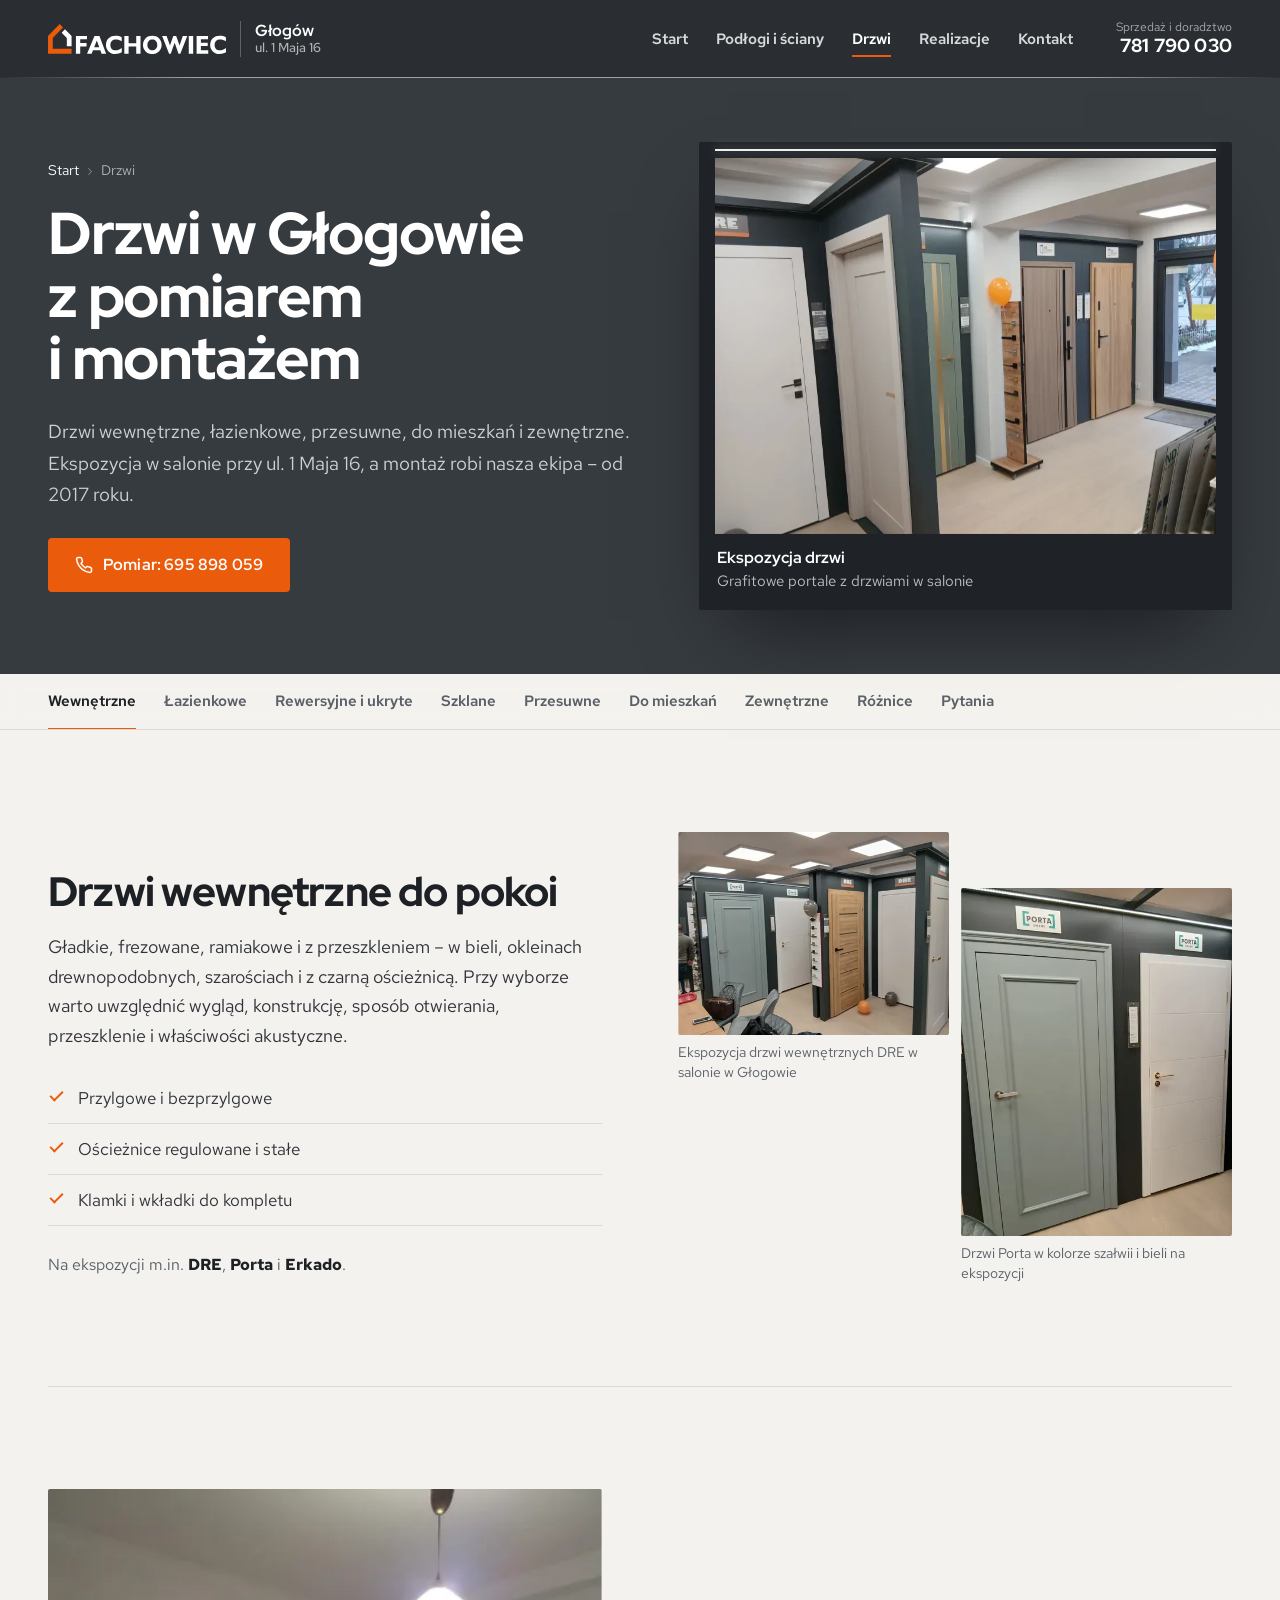
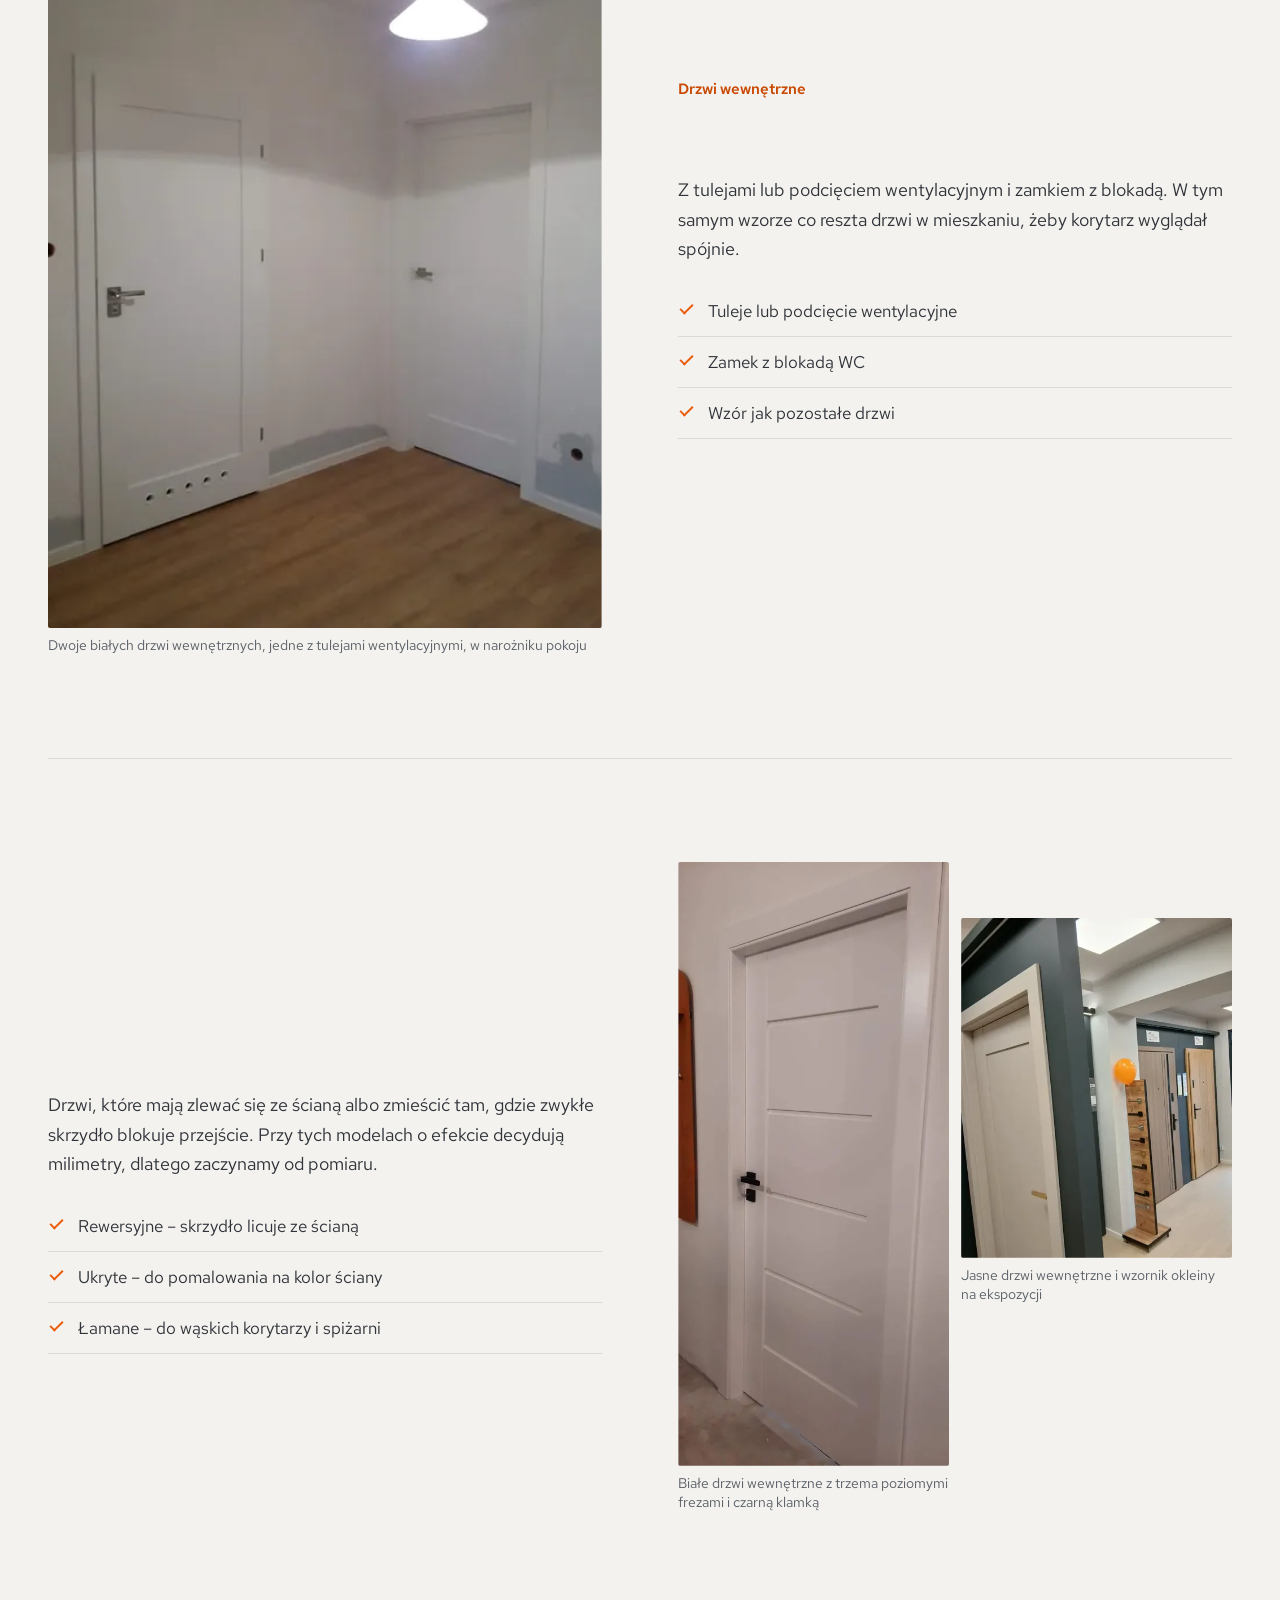
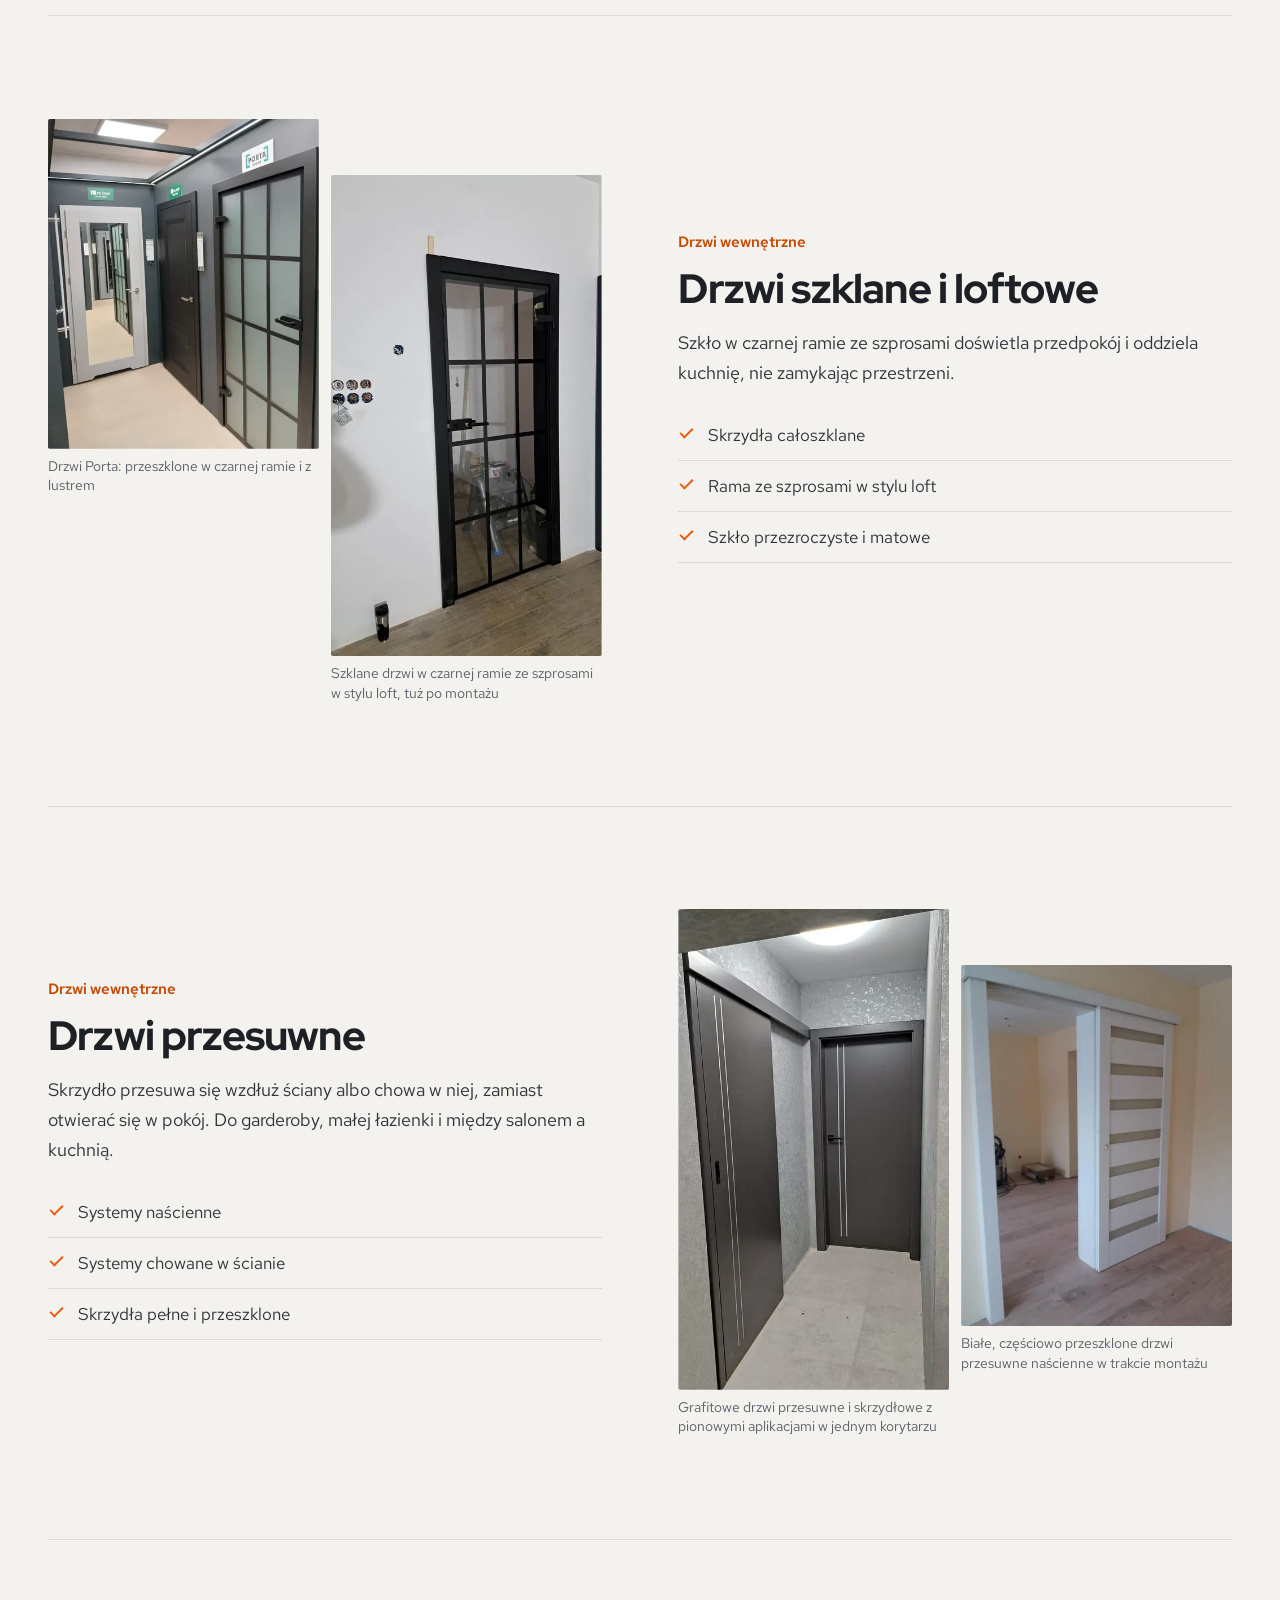
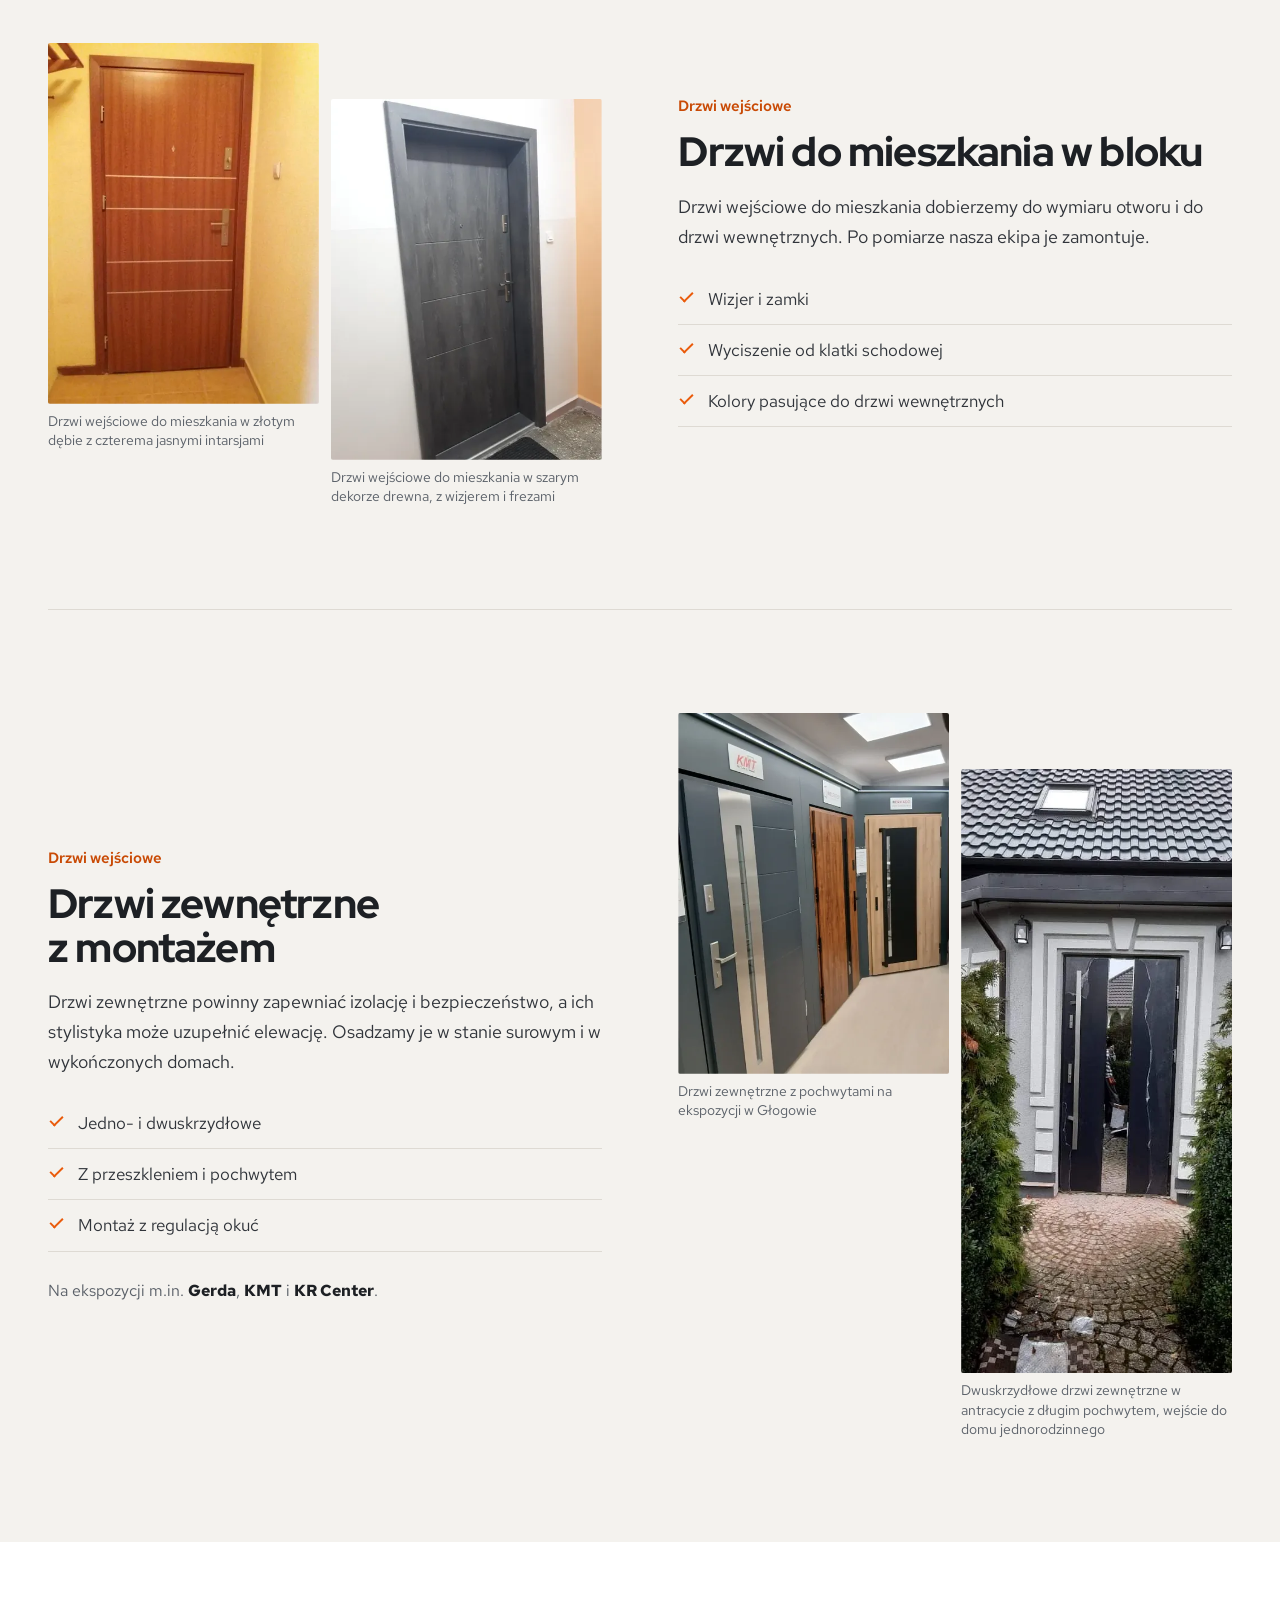
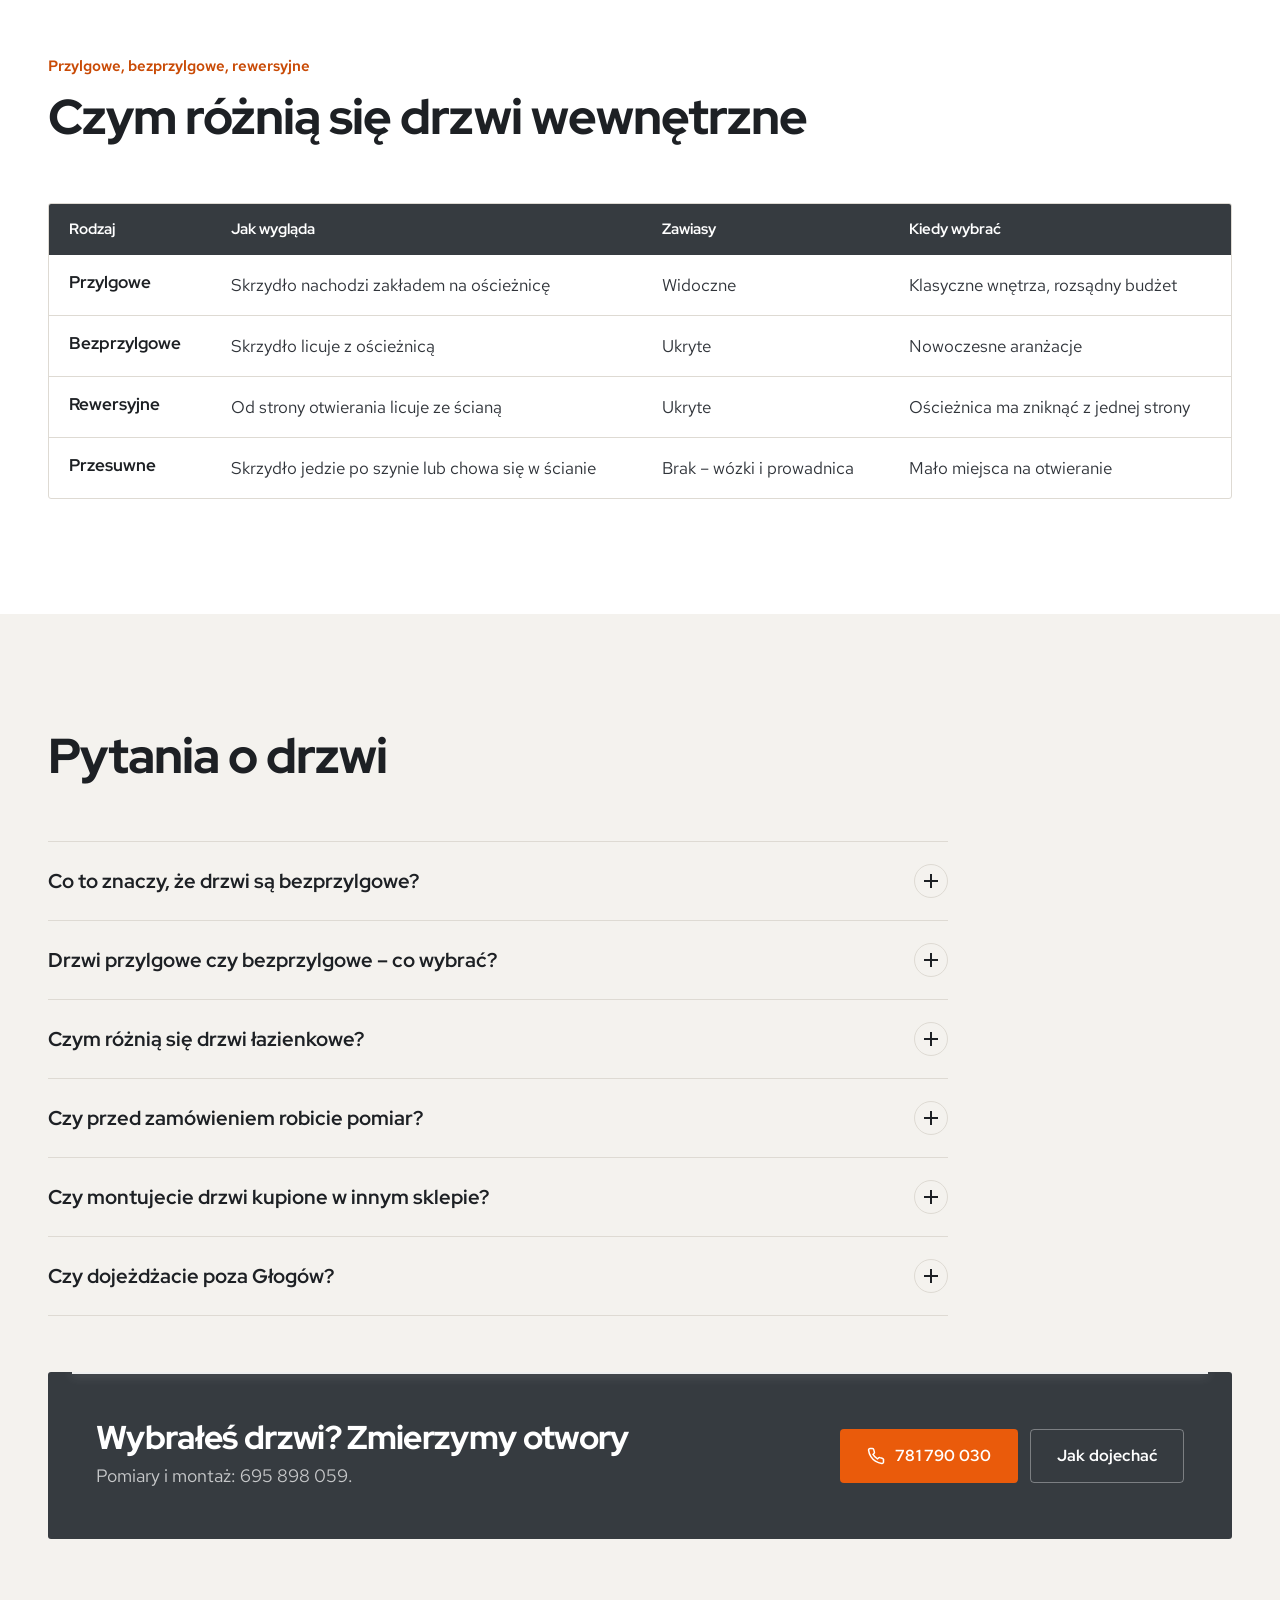
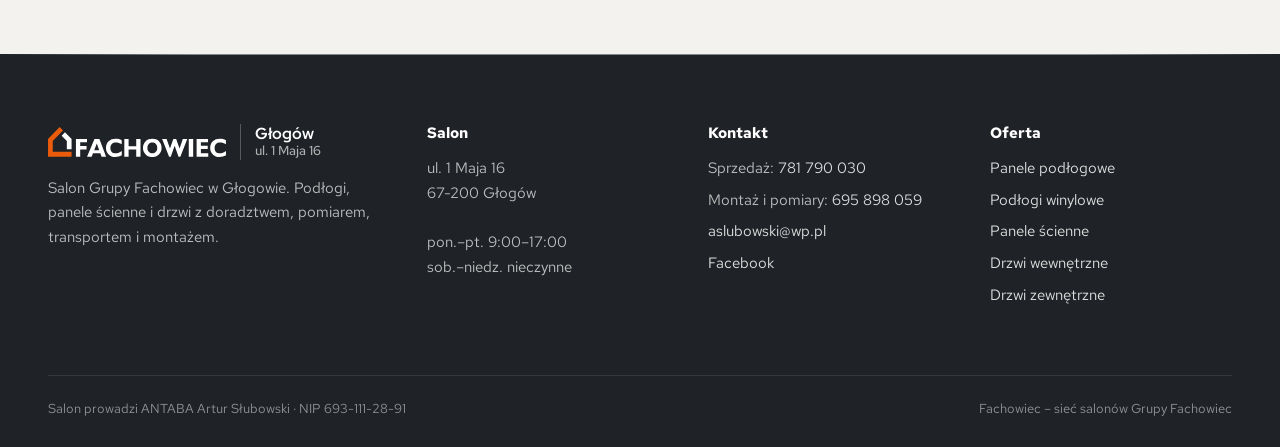
<file: drzwi/index.html>
<!DOCTYPE html>
<html lang="pl">
<head>
<meta charset="utf-8">
<meta name="viewport" content="width=device-width, initial-scale=1">
<title>Drzwi Głogów – wewnętrzne i zewnętrzne z montażem</title>
<meta name="description" content="Drzwi wewnętrzne, łazienkowe, przesuwne, do mieszkań i zewnętrzne w Głogowie. Ekspozycja DRE, Porta, Erkado. Pomiar i montaż od 2017 roku.">
<meta name="robots" content="index, follow, max-image-preview:large">
<link rel="canonical" href="https://impulseo-pl.github.io/fachowiec-antaba-glogow/drzwi/">
<meta property="og:type" content="website"><meta property="og:locale" content="pl_PL"><meta property="og:site_name" content="Salon Fachowiec Głogów">
<meta property="og:title" content="Drzwi Głogów – wewnętrzne i zewnętrzne z montażem"><meta property="og:description" content="Drzwi wewnętrzne, łazienkowe, przesuwne, do mieszkań i zewnętrzne w Głogowie. Ekspozycja DRE, Porta, Erkado. Pomiar i montaż od 2017 roku."><meta property="og:url" content="https://impulseo-pl.github.io/fachowiec-antaba-glogow/drzwi/">
<meta property="og:image" content="https://impulseo-pl.github.io/fachowiec-antaba-glogow/og.jpg"><meta property="og:image:width" content="1200"><meta property="og:image:height" content="630">
<meta name="twitter:card" content="summary_large_image">
<meta name="geo.region" content="PL-DS"><meta name="geo.placename" content="Głogów"><meta name="geo.position" content="51.6681;16.0812"><meta name="ICBM" content="51.6681, 16.0812">
<meta name="theme-color" content="#2a2e32">
<link rel="icon" href="../favicon.svg" type="image/svg+xml">
<link rel="preconnect" href="https://fonts.googleapis.com"><link rel="preconnect" href="https://fonts.gstatic.com" crossorigin>
<link href="https://fonts.googleapis.com/css2?family=Red+Hat+Display:wght@500;700;800&family=Red+Hat+Text:wght@400;500;600&display=swap" rel="stylesheet">
<link rel="stylesheet" href="../assets/styles.css">
<script>document.documentElement.classList.add("js")</script>
<script>(function(){try{if(String(location.protocol).indexOf('http')!==0)return;try{if(/[?&#]team=1/.test(location.search+location.hash)){localStorage.setItem('nb_team','1');}}catch(e){}try{if(localStorage.getItem('nb_team')==='1')return;}catch(e){}if((document.referrer||'').indexOf('crm-newbeginning')>-1)return;try{if(navigator.webdriver)return;}catch(e){}try{if(/^https?:\/\/(kris20032|impulseo-pl)\.github\.io\/?$/i.test(document.referrer||''))return;}catch(e){}if(sessionStorage.getItem('_dv'))return;sessionStorage.setItem('_dv','1');var seg=(location.pathname.split('/').filter(Boolean)[0])||'';var base=location.origin+(seg?('/'+seg):'');var ua='';try{ua=(navigator.userAgent||'').slice(0,300);}catch(e){}var EP='https://zngfubfinbojfgaxdrbf.supabase.co/rest/v1/demo_views';var KEY='sb_publishable_MWwoyGlSCWnJ4awtOPF0ow_ZVS0Y8qK';function send(g){try{fetch(EP,{method:'POST',keepalive:true,headers:{'Content-Type':'application/json','apikey':KEY,'Authorization':'Bearer '+KEY,'Prefer':'return=minimal'},body:JSON.stringify({demo_url:base,page:location.pathname,referrer:(document.referrer||null),user_agent:(ua||null),ip:(g&&g.ip)||null,country:(g&&g.cc)||null,city:(g&&g.city)||null})}).catch(function(){});}catch(e){}}var done=false;function once(g){if(done)return;done=true;send(g);}try{var t=setTimeout(function(){once(null);},1500);fetch('https://ipwho.is/?fields=ip,success,country_code,city',{cache:'no-store'}).then(function(r){return r.json();}).then(function(d){clearTimeout(t);once(d&&d.success!==false?{ip:d.ip,cc:d.country_code,city:d.city}:null);}).catch(function(){clearTimeout(t);once(null);});}catch(e){once(null);}}catch(e){}})();</script>
<script type="application/ld+json">{"@context": "https://schema.org", "@graph": [{"@type": ["HomeAndConstructionBusiness", "Store"], "@id": "https://impulseo-pl.github.io/fachowiec-antaba-glogow/#firma", "name": "Salon Fachowiec Głogów – podłogi, ściany, drzwi", "alternateName": ["Fachowiec Antaba", "Antaba Głogów", "ANTABA Artur Słubowski"], "legalName": "ANTABA Artur Słubowski", "founder": {"@type": "Person", "name": "Artur Słubowski"}, "foundingDate": "2017", "taxID": "6931112891", "url": "https://impulseo-pl.github.io/fachowiec-antaba-glogow/", "logo": "https://impulseo-pl.github.io/fachowiec-antaba-glogow/assets/logo-fachowiec.svg", "image": ["https://impulseo-pl.github.io/fachowiec-antaba-glogow/img/salon-fachowiec-glogow-1-maja-16-800.webp", "https://impulseo-pl.github.io/fachowiec-antaba-glogow/img/salon-glogow-wnetrze-ekspozycja-800.webp", "https://impulseo-pl.github.io/fachowiec-antaba-glogow/og.jpg"], "telephone": "+48781790030", "email": "aslubowski@wp.pl", "priceRange": "$$", "description": "Salon Grupy Fachowiec w Głogowie: panele podłogowe laminowane, winylowe i drewniane, panele ścienne, deski tarasowe, drzwi wewnętrzne i zewnętrzne. Doradztwo, próbki, pomiar, transport i montaż.", "brand": [{"@type": "Brand", "name": "DRE"}, {"@type": "Brand", "name": "Porta"}, {"@type": "Brand", "name": "Erkado"}, {"@type": "Brand", "name": "Gerda"}, {"@type": "Brand", "name": "KMT"}, {"@type": "Brand", "name": "KR Center"}, {"@type": "Brand", "name": "Swiss Krono"}, {"@type": "Brand", "name": "Gerflor"}], "parentOrganization": {"@type": "Organization", "name": "Grupa Fachowiec", "url": "https://grupafachowiec.eu/"}, "address": {"@type": "PostalAddress", "streetAddress": "ul. 1 Maja 16", "postalCode": "67-200", "addressLocality": "Głogów", "addressRegion": "dolnośląskie", "addressCountry": "PL"}, "geo": {"@type": "GeoCoordinates", "latitude": 51.6681, "longitude": 16.0812}, "hasMap": "https://www.openstreetmap.org/?mlat=51.6681&mlon=16.0812#map=18/51.6681/16.0812", "openingHoursSpecification": [{"@type": "OpeningHoursSpecification", "dayOfWeek": ["Monday", "Tuesday", "Wednesday", "Thursday", "Friday"], "opens": "09:00", "closes": "17:00"}], "areaServed": [{"@type": "City", "name": "Głogów"}, {"@type": "City", "name": "Sława"}, {"@type": "City", "name": "Wschowa"}, {"@type": "State", "name": "dolnośląskie"}, {"@type": "State", "name": "lubuskie"}, {"@type": "State", "name": "wielkopolskie"}], "contactPoint": [{"@type": "ContactPoint", "telephone": "+48781790030", "contactType": "sales", "availableLanguage": "pl"}, {"@type": "ContactPoint", "telephone": "+48695898059", "contactType": "customer service", "description": "Montaż i pomiary", "availableLanguage": "pl"}], "sameAs": ["https://grupafachowiec.eu/salon/glogow/", "https://www.facebook.com/p/Antaba-100055216734311/", "https://www.oferteo.pl/antaba-artur-slubowski/firma/2932520"], "hasOfferCatalog": {"@type": "OfferCatalog", "name": "Oferta salonu", "itemListElement": [{"@type": "OfferCatalog", "name": "Podłogi", "itemListElement": [{"@type": "Offer", "itemOffered": {"@type": "Product", "name": "Panele podłogowe laminowane"}}, {"@type": "Offer", "itemOffered": {"@type": "Product", "name": "Podłogi winylowe LVT"}}, {"@type": "Offer", "itemOffered": {"@type": "Product", "name": "Podłogi drewniane"}}]}, {"@type": "OfferCatalog", "name": "Drzwi", "itemListElement": [{"@type": "Offer", "itemOffered": {"@type": "Product", "name": "Drzwi wewnętrzne"}}, {"@type": "Offer", "itemOffered": {"@type": "Product", "name": "Drzwi łazienkowe"}}, {"@type": "Offer", "itemOffered": {"@type": "Product", "name": "Drzwi zewnętrzne"}}, {"@type": "Offer", "itemOffered": {"@type": "Product", "name": "Drzwi przesuwne"}}]}, {"@type": "OfferCatalog", "name": "Ściany", "itemListElement": [{"@type": "Offer", "itemOffered": {"@type": "Product", "name": "Panele ścienne"}}]}, {"@type": "OfferCatalog", "name": "Deski tarasowe", "itemListElement": [{"@type": "Offer", "itemOffered": {"@type": "Product", "name": "Deski tarasowe"}}]}, {"@type": "OfferCatalog", "name": "Akcesoria", "itemListElement": [{"@type": "Offer", "itemOffered": {"@type": "Product", "name": "Listwy przypodłogowe"}}, {"@type": "Offer", "itemOffered": {"@type": "Product", "name": "Podkłady"}}, {"@type": "Offer", "itemOffered": {"@type": "Product", "name": "Klamki"}}]}]}, "makesOffer": [{"@type": "Offer", "itemOffered": {"@type": "Service", "name": "Pomiar"}}, {"@type": "Offer", "itemOffered": {"@type": "Service", "name": "Transport"}}, {"@type": "Offer", "itemOffered": {"@type": "Service", "name": "Montaż podłóg"}}, {"@type": "Offer", "itemOffered": {"@type": "Service", "name": "Montaż drzwi"}}, {"@type": "Offer", "itemOffered": {"@type": "Service", "name": "Doradztwo"}}, {"@type": "Offer", "itemOffered": {"@type": "Service", "name": "Próbki materiałów"}}]}, {"@type": "WebSite", "@id": "https://impulseo-pl.github.io/fachowiec-antaba-glogow/#strona", "url": "https://impulseo-pl.github.io/fachowiec-antaba-glogow/", "name": "Salon Fachowiec Głogów", "inLanguage": "pl-PL", "publisher": {"@id": "https://impulseo-pl.github.io/fachowiec-antaba-glogow/#firma"}}, {"@type": "WebPage", "@id": "https://impulseo-pl.github.io/fachowiec-antaba-glogow/drzwi/#webpage", "url": "https://impulseo-pl.github.io/fachowiec-antaba-glogow/drzwi/", "name": "Drzwi Głogów – wewnętrzne i zewnętrzne z montażem", "description": "Drzwi wewnętrzne, łazienkowe, przesuwne, do mieszkań i zewnętrzne w Głogowie. Ekspozycja DRE, Porta, Erkado. Pomiar i montaż od 2017 roku.", "inLanguage": "pl-PL", "isPartOf": {"@id": "https://impulseo-pl.github.io/fachowiec-antaba-glogow/#strona"}, "about": {"@id": "https://impulseo-pl.github.io/fachowiec-antaba-glogow/#firma"}, "dateModified": "2026-11-09"}, {"@type": "BreadcrumbList", "itemListElement": [{"@type": "ListItem", "position": 1, "name": "Start", "item": "https://impulseo-pl.github.io/fachowiec-antaba-glogow/"}, {"@type": "ListItem", "position": 2, "name": "Drzwi", "item": "https://impulseo-pl.github.io/fachowiec-antaba-glogow/drzwi/"}]}, {"@type": "FAQPage", "@id": "https://impulseo-pl.github.io/fachowiec-antaba-glogow/drzwi/#faq", "mainEntity": [{"@type": "Question", "name": "Co to znaczy, że drzwi są bezprzylgowe?", "acceptedAnswer": {"@type": "Answer", "text": "Skrzydło drzwi bezprzylgowych po zamknięciu licuje z ościeżnicą – nie ma wystającego zakładu (przylgi), a zawiasy są ukryte. Przylgowe mają zakład nachodzący na ościeżnicę i widoczne zawiasy."}}, {"@type": "Question", "name": "Drzwi przylgowe czy bezprzylgowe – co wybrać?", "acceptedAnswer": {"@type": "Answer", "text": "Przylgowe są prostsze i zwykle tańsze, dobrze sprawdzają się w klasycznych wnętrzach. Bezprzylgowe dają gładką płaszczyznę i pasują do nowoczesnych aranżacji. W salonie zobaczysz oba rozwiązania obok siebie."}}, {"@type": "Question", "name": "Czym różnią się drzwi łazienkowe?", "acceptedAnswer": {"@type": "Answer", "text": "Drzwi do łazienki mają otwory wentylacyjne – tuleje lub podcięcie – i zwykle zamek z blokadą WC. Dobierzemy je w tym samym wzorze co pozostałe drzwi w mieszkaniu."}}, {"@type": "Question", "name": "Czy przed zamówieniem robicie pomiar?", "acceptedAnswer": {"@type": "Answer", "text": "Tak. Montaż poprzedzamy pomiarem otworów u klienta, dzięki czemu zamawiamy właściwe wymiary skrzydeł i ościeżnic."}}, {"@type": "Question", "name": "Czy montujecie drzwi kupione w innym sklepie?", "acceptedAnswer": {"@type": "Answer", "text": "Pomiar, transport i montaż wykonujemy dla produktów kupionych w naszym salonie. Wtedy odpowiadamy za całość – od wyboru modelu po regulację."}}, {"@type": "Question", "name": "Czy dojeżdżacie poza Głogów?", "acceptedAnswer": {"@type": "Answer", "text": "Tak. Pracujemy w województwach dolnośląskim, lubuskim i wielkopolskim, m.in. w Sławie i Wschowie. Zadzwoń, a potwierdzimy dojazd."}}]}]}</script>
</head>
<body>
<a class="skip" href="#tresc">Przejdź do treści</a>
<header class="top">
 <div class="wrap">
  <a class="brand" href="../" aria-label="Salon Fachowiec Głogów – strona główna"><img src="../assets/logo-fachowiec.svg" width="178" height="29" alt="Fachowiec"><span><b>Głogów</b>ul. 1 Maja 16</span></a>
  <nav class="nav" aria-label="Menu główne"><a href="../">Start</a><a href="../podlogi-i-sciany/">Podłogi i ściany</a><a href="../drzwi/" aria-current=page>Drzwi</a><a href="../realizacje/">Realizacje</a><a href="../kontakt/">Kontakt</a></nav>
  <a class="tel" href="tel:+48781790030"><small>Sprzedaż i doradztwo</small><b>781 790 030</b></a>
  <button class="burger" aria-label="Menu" aria-expanded="false" aria-controls="mnav"><i></i><i></i><i></i></button>
 </div>
</header>
<nav class="mnav" id="mnav" aria-label="Menu mobilne"><a href="../">Start</a><a href="../podlogi-i-sciany/">Podłogi i ściany</a><a href="../drzwi/">Drzwi</a><a href="../realizacje/">Realizacje</a><a href="../kontakt/">Kontakt</a><div class="mt">Sprzedaż i doradztwo<a href="tel:+48781790030">781 790 030</a></div></nav>
<main id="tresc">

<section class="ph" aria-labelledby="h1"><div class="wrap">
 <div><nav class="okr" aria-label="Okruszki"><ol><li><a href="../">Start</a></li><li aria-current="page">Drzwi</li></ol></nav><h1 id="h1">Drzwi w Głogowie z pomiarem i montażem</h1><p class="lead">Drzwi wewnętrzne, łazienkowe, przesuwne, do mieszkań i zewnętrzne. Ekspozycja w salonie przy ul. 1 Maja 16, a montaż robi nasza ekipa – od 2017 roku.</p><a class="btn btn-or" href="tel:+48695898059"><svg viewBox="0 0 24 24" fill="none" stroke="currentColor" stroke-width="2" aria-hidden="true"><path d="M22 16.9v3a2 2 0 0 1-2.2 2 19.8 19.8 0 0 1-8.6-3.1 19.5 19.5 0 0 1-6-6A19.8 19.8 0 0 1 2.1 4.2 2 2 0 0 1 4.1 2h3a2 2 0 0 1 2 1.7c.1 1 .4 1.9.7 2.8a2 2 0 0 1-.5 2.1L8 9.9a16 16 0 0 0 6 6l1.3-1.3a2 2 0 0 1 2.1-.4c.9.3 1.8.6 2.8.7a2 2 0 0 1 1.7 2z"/></svg>Pomiar: 695 898 059</a></div>
 <div class="portal"><div class="okno"><img src="../img/ekspozycja-drzwi-wewnetrznych-800.webp" srcset="../img/ekspozycja-drzwi-wewnetrznych-480.webp 480w, ../img/ekspozycja-drzwi-wewnetrznych-800.webp 800w" sizes="(max-width: 860px) 100vw, 52vw" width="800" height="600" alt="Drzwi wewnętrzne w grafitowych portalach ekspozycji" fetchpriority="high" data-t="Ekspozycja drzwi" data-s="Grafitowe portale z drzwiami w salonie"></div><div class="podpis"><span><b>Ekspozycja drzwi</b><span>Grafitowe portale z drzwiami w salonie</span></span><span class="kr" aria-hidden="true"></span></div></div>
</div></section>
<nav class="sub" aria-label="Na tej stronie"><div class="wrap"><a href="#wewnetrzne">Wewnętrzne</a><a href="#lazienkowe">Łazienkowe</a><a href="#rewersyjne">Rewersyjne i ukryte</a><a href="#szklane">Szklane</a><a href="#przesuwne">Przesuwne</a><a href="#mieszkania">Do mieszkań</a><a href="#zewnetrzne">Zewnętrzne</a><a href="#roznice">Różnice</a><a href="#faq">Pytania</a></div></nav>
<div class="wrap"><section class="blok" id="wewnetrzne" aria-labelledby="wewnetrzne-h"><div><span class="etyk" data-r>Drzwi wewnętrzne</span><h2 id="wewnetrzne-h" data-r>Drzwi wewnętrzne do pokoi</h2><div data-r><p>Gładkie, frezowane, ramiakowe i z przeszkleniem – w bieli, okleinach drewnopodobnych, szarościach i z czarną ościeżnicą. Przy wyborze warto uwzględnić wygląd, konstrukcję, sposób otwierania, przeszklenie i właściwości akustyczne.</p></div><ul class="pk" data-r><li>Przylgowe i bezprzylgowe</li><li>Ościeżnice regulowane i stałe</li><li>Klamki i wkładki do kompletu</li></ul><p class=producenci data-r>Na ekspozycji m.in. <b>DRE</b>, <b>Porta</b> i <b>Erkado</b>.</p></div><div class="fots"><figure class="ods"><img src="../img/ekspozycja-drzwi-dre-glogow-800.webp" srcset="../img/ekspozycja-drzwi-dre-glogow-480.webp 480w, ../img/ekspozycja-drzwi-dre-glogow-800.webp 800w" sizes="(max-width: 860px) 50vw, 24vw" width="800" height="600" alt="Ekspozycja drzwi wewnętrznych DRE w salonie w Głogowie" loading="lazy" decoding="async"><figcaption>Ekspozycja drzwi wewnętrznych DRE w salonie w Głogowie</figcaption></figure><figure class="ods"><img src="../img/drzwi-porta-szalwia-biale-622.webp" srcset="../img/drzwi-porta-szalwia-biale-480.webp 480w, ../img/drzwi-porta-szalwia-biale-622.webp 622w" sizes="(max-width: 860px) 50vw, 24vw" width="622" height="800" alt="Drzwi Porta w kolorze szałwii i bieli na ekspozycji" loading="lazy" decoding="async"><figcaption>Drzwi Porta w kolorze szałwii i bieli na ekspozycji</figcaption></figure></div></section><section class="blok odw" id="lazienkowe" aria-labelledby="lazienkowe-h"><div><span class="etyk" data-r>Drzwi wewnętrzne</span><h2 id="lazienkowe-h" data-r>Drzwi łazienkowe</h2><div data-r><p>Z tulejami lub podcięciem wentylacyjnym i zamkiem z blokadą. W tym samym wzorze co reszta drzwi w mieszkaniu, żeby korytarz wyglądał spójnie.</p></div><ul class="pk" data-r><li>Tuleje lub podcięcie wentylacyjne</li><li>Zamek z blokadą WC</li><li>Wzór jak pozostałe drzwi</li></ul></div><div class="fots jedno"><figure class="ods"><img src="../img/drzwi-wewnetrzne-biale-z-tulejami-900.webp" srcset="../img/drzwi-wewnetrzne-biale-z-tulejami-480.webp 480w, ../img/drzwi-wewnetrzne-biale-z-tulejami-900.webp 900w, ../img/drzwi-wewnetrzne-biale-z-tulejami-1400.webp 1400w" sizes="(max-width: 860px) 50vw, 24vw" width="900" height="1202" alt="Dwoje białych drzwi wewnętrznych, jedne z tulejami wentylacyjnymi, w narożniku pokoju" loading="lazy" decoding="async"><figcaption>Dwoje białych drzwi wewnętrznych, jedne z tulejami wentylacyjnymi, w narożniku pokoju</figcaption></figure></div></section><section class="blok" id="rewersyjne" aria-labelledby="rewersyjne-h"><div><span class="etyk" data-r>Drzwi wewnętrzne</span><h2 id="rewersyjne-h" data-r>Rewersyjne, ukryte i łamane</h2><div data-r><p>Drzwi, które mają zlewać się ze ścianą albo zmieścić tam, gdzie zwykłe skrzydło blokuje przejście. Przy tych modelach o efekcie decydują milimetry, dlatego zaczynamy od pomiaru.</p></div><ul class="pk" data-r><li>Rewersyjne – skrzydło licuje ze ścianą</li><li>Ukryte – do pomalowania na kolor ściany</li><li>Łamane – do wąskich korytarzy i spiżarni</li></ul></div><div class="fots"><figure class="ods"><img src="../img/drzwi-wewnetrzne-biale-trzy-frezy-896.webp" srcset="../img/drzwi-wewnetrzne-biale-trzy-frezy-480.webp 480w, ../img/drzwi-wewnetrzne-biale-trzy-frezy-896.webp 896w" sizes="(max-width: 860px) 50vw, 24vw" width="896" height="2000" alt="Białe drzwi wewnętrzne z trzema poziomymi frezami i czarną klamką" loading="lazy" decoding="async"><figcaption>Białe drzwi wewnętrzne z trzema poziomymi frezami i czarną klamką</figcaption></figure><figure class="ods"><img src="../img/drzwi-wewnetrzne-jasne-ekspozycja-637.webp" srcset="../img/drzwi-wewnetrzne-jasne-ekspozycja-480.webp 480w, ../img/drzwi-wewnetrzne-jasne-ekspozycja-637.webp 637w" sizes="(max-width: 860px) 50vw, 24vw" width="637" height="800" alt="Jasne drzwi wewnętrzne i wzornik okleiny na ekspozycji" loading="lazy" decoding="async"><figcaption>Jasne drzwi wewnętrzne i wzornik okleiny na ekspozycji</figcaption></figure></div></section><section class="blok odw" id="szklane" aria-labelledby="szklane-h"><div><span class="etyk" data-r>Drzwi wewnętrzne</span><h2 id="szklane-h" data-r>Drzwi szklane i loftowe</h2><div data-r><p>Szkło w czarnej ramie ze szprosami doświetla przedpokój i oddziela kuchnię, nie zamykając przestrzeni.</p></div><ul class="pk" data-r><li>Skrzydła całoszklane</li><li>Rama ze szprosami w stylu loft</li><li>Szkło przezroczyste i matowe</li></ul></div><div class="fots"><figure class="ods"><img src="../img/drzwi-porta-szklane-loft-656.webp" srcset="../img/drzwi-porta-szklane-loft-480.webp 480w, ../img/drzwi-porta-szklane-loft-656.webp 656w" sizes="(max-width: 860px) 50vw, 24vw" width="656" height="800" alt="Drzwi Porta: przeszklone w czarnej ramie i z lustrem" loading="lazy" decoding="async"><figcaption>Drzwi Porta: przeszklone w czarnej ramie i z lustrem</figcaption></figure><figure class="ods"><img src="../img/drzwi-szklane-loft-czarna-rama-900.webp" srcset="../img/drzwi-szklane-loft-czarna-rama-480.webp 480w, ../img/drzwi-szklane-loft-czarna-rama-900.webp 900w, ../img/drzwi-szklane-loft-czarna-rama-1153.webp 1153w" sizes="(max-width: 860px) 50vw, 24vw" width="900" height="1599" alt="Szklane drzwi w czarnej ramie ze szprosami w stylu loft, tuż po montażu" loading="lazy" decoding="async"><figcaption>Szklane drzwi w czarnej ramie ze szprosami w stylu loft, tuż po montażu</figcaption></figure></div></section><section class="blok" id="przesuwne" aria-labelledby="przesuwne-h"><div><span class="etyk" data-r>Drzwi wewnętrzne</span><h2 id="przesuwne-h" data-r>Drzwi przesuwne</h2><div data-r><p>Skrzydło przesuwa się wzdłuż ściany albo chowa w niej, zamiast otwierać się w pokój. Do garderoby, małej łazienki i między salonem a kuchnią.</p></div><ul class="pk" data-r><li>Systemy naścienne</li><li>Systemy chowane w ścianie</li><li>Skrzydła pełne i przeszklone</li></ul></div><div class="fots"><figure class="ods"><img src="../img/drzwi-przesuwne-grafit-i-skrzydlowe-900.webp" srcset="../img/drzwi-przesuwne-grafit-i-skrzydlowe-480.webp 480w, ../img/drzwi-przesuwne-grafit-i-skrzydlowe-900.webp 900w, ../img/drzwi-przesuwne-grafit-i-skrzydlowe-977.webp 977w" sizes="(max-width: 860px) 50vw, 24vw" width="900" height="1597" alt="Grafitowe drzwi przesuwne i skrzydłowe z pionowymi aplikacjami w jednym korytarzu" loading="lazy" decoding="async"><figcaption>Grafitowe drzwi przesuwne i skrzydłowe z pionowymi aplikacjami w jednym korytarzu</figcaption></figure><figure class="ods"><img src="../img/drzwi-przesuwne-biale-przeszklone-768.webp" srcset="../img/drzwi-przesuwne-biale-przeszklone-480.webp 480w, ../img/drzwi-przesuwne-biale-przeszklone-768.webp 768w" sizes="(max-width: 860px) 50vw, 24vw" width="768" height="1024" alt="Białe, częściowo przeszklone drzwi przesuwne naścienne w trakcie montażu" loading="lazy" decoding="async"><figcaption>Białe, częściowo przeszklone drzwi przesuwne naścienne w trakcie montażu</figcaption></figure></div></section><section class="blok odw" id="mieszkania" aria-labelledby="mieszkania-h"><div><span class="etyk" data-r>Drzwi wejściowe</span><h2 id="mieszkania-h" data-r>Drzwi do mieszkania w bloku</h2><div data-r><p>Drzwi wejściowe do mieszkania dobierzemy do wymiaru otworu i do drzwi wewnętrznych. Po pomiarze nasza ekipa je zamontuje.</p></div><ul class="pk" data-r><li>Wizjer i zamki</li><li>Wyciszenie od klatki schodowej</li><li>Kolory pasujące do drzwi wewnętrznych</li></ul></div><div class="fots"><figure class="ods"><img src="../img/drzwi-do-mieszkania-zloty-dab-intarsje-768.webp" srcset="../img/drzwi-do-mieszkania-zloty-dab-intarsje-480.webp 480w, ../img/drzwi-do-mieszkania-zloty-dab-intarsje-768.webp 768w" sizes="(max-width: 860px) 50vw, 24vw" width="768" height="1024" alt="Drzwi wejściowe do mieszkania w złotym dębie z czterema jasnymi intarsjami" loading="lazy" decoding="async"><figcaption>Drzwi wejściowe do mieszkania w złotym dębie z czterema jasnymi intarsjami</figcaption></figure><figure class="ods"><img src="../img/drzwi-do-mieszkania-szary-dab-wizjer-900.webp" srcset="../img/drzwi-do-mieszkania-szary-dab-wizjer-480.webp 480w, ../img/drzwi-do-mieszkania-szary-dab-wizjer-900.webp 900w, ../img/drzwi-do-mieszkania-szary-dab-wizjer-1080.webp 1080w" sizes="(max-width: 860px) 50vw, 24vw" width="900" height="1200" alt="Drzwi wejściowe do mieszkania w szarym dekorze drewna, z wizjerem i frezami" loading="lazy" decoding="async"><figcaption>Drzwi wejściowe do mieszkania w szarym dekorze drewna, z wizjerem i frezami</figcaption></figure></div></section><section class="blok" id="zewnetrzne" aria-labelledby="zewnetrzne-h"><div><span class="etyk" data-r>Drzwi wejściowe</span><h2 id="zewnetrzne-h" data-r>Drzwi zewnętrzne z montażem</h2><div data-r><p>Drzwi zewnętrzne powinny zapewniać izolację i bezpieczeństwo, a ich stylistyka może uzupełnić elewację. Osadzamy je w stanie surowym i w wykończonych domach.</p></div><ul class="pk" data-r><li>Jedno- i dwuskrzydłowe</li><li>Z przeszkleniem i pochwytem</li><li>Montaż z regulacją okuć</li></ul><p class=producenci data-r>Na ekspozycji m.in. <b>Gerda</b>, <b>KMT</b> i <b>KR Center</b>.</p></div><div class="fots"><figure class="ods"><img src="../img/drzwi-zewnetrzne-ekspozycja-glogow-600.webp" srcset="../img/drzwi-zewnetrzne-ekspozycja-glogow-480.webp 480w, ../img/drzwi-zewnetrzne-ekspozycja-glogow-600.webp 600w" sizes="(max-width: 860px) 50vw, 24vw" width="600" height="800" alt="Drzwi zewnętrzne z pochwytami na ekspozycji w Głogowie" loading="lazy" decoding="async"><figcaption>Drzwi zewnętrzne z pochwytami na ekspozycji w Głogowie</figcaption></figure><figure class="ods"><img src="../img/drzwi-zewnetrzne-dwuskrzydlowe-antracyt-448.webp" srcset="../img/drzwi-zewnetrzne-dwuskrzydlowe-antracyt-448.webp 448w" sizes="(max-width: 860px) 50vw, 24vw" width="448" height="1000" alt="Dwuskrzydłowe drzwi zewnętrzne w antracycie z długim pochwytem, wejście do domu jednorodzinnego" loading="lazy" decoding="async"><figcaption>Dwuskrzydłowe drzwi zewnętrzne w antracycie z długim pochwytem, wejście do domu jednorodzinnego</figcaption></figure></div></section></div>
<section class="sek sek-w" id="roznice" aria-labelledby="ro-h" style="scroll-margin-top:120px"><div class="wrap">
 <div class="naglowek" data-r><span class="etyk">Przylgowe, bezprzylgowe, rewersyjne</span><h2 id="ro-h">Czym różnią się drzwi wewnętrzne</h2></div>
 <div class="tw" data-r><table class="t"><caption>Rodzaje drzwi wewnętrznych</caption>
<thead><tr><th scope="col">Rodzaj</th><th scope="col">Jak wygląda</th><th scope="col">Zawiasy</th><th scope="col">Kiedy wybrać</th></tr></thead><tbody>
<tr><th scope="row">Przylgowe</th><td>Skrzydło nachodzi zakładem na ościeżnicę</td><td>Widoczne</td><td>Klasyczne wnętrza, rozsądny budżet</td></tr>
<tr><th scope="row">Bezprzylgowe</th><td>Skrzydło licuje z ościeżnicą</td><td>Ukryte</td><td>Nowoczesne aranżacje</td></tr>
<tr><th scope="row">Rewersyjne</th><td>Od strony otwierania licuje ze ścianą</td><td>Ukryte</td><td>Ościeżnica ma zniknąć z jednej strony</td></tr>
<tr><th scope="row">Przesuwne</th><td>Skrzydło jedzie po szynie lub chowa się w ścianie</td><td>Brak – wózki i prowadnica</td><td>Mało miejsca na otwieranie</td></tr>
</tbody></table></div>
</div></section>
<section class="sek" id="faq" aria-labelledby="fq-h" style="scroll-margin-top:120px"><div class="wrap">
 <div class="naglowek" data-r><h2 id="fq-h">Pytania o drzwi</h2></div>
 <div class="faq" data-r><details><summary>Co to znaczy, że drzwi są bezprzylgowe?<i aria-hidden="true"></i></summary><div class="odp"><p>Skrzydło drzwi bezprzylgowych po zamknięciu licuje z ościeżnicą – nie ma wystającego zakładu (przylgi), a zawiasy są ukryte. Przylgowe mają zakład nachodzący na ościeżnicę i widoczne zawiasy.</p></div></details><details><summary>Drzwi przylgowe czy bezprzylgowe – co wybrać?<i aria-hidden="true"></i></summary><div class="odp"><p>Przylgowe są prostsze i zwykle tańsze, dobrze sprawdzają się w klasycznych wnętrzach. Bezprzylgowe dają gładką płaszczyznę i pasują do nowoczesnych aranżacji. W salonie zobaczysz oba rozwiązania obok siebie.</p></div></details><details><summary>Czym różnią się drzwi łazienkowe?<i aria-hidden="true"></i></summary><div class="odp"><p>Drzwi do łazienki mają otwory wentylacyjne – tuleje lub podcięcie – i zwykle zamek z blokadą WC. Dobierzemy je w tym samym wzorze co pozostałe drzwi w mieszkaniu.</p></div></details><details><summary>Czy przed zamówieniem robicie pomiar?<i aria-hidden="true"></i></summary><div class="odp"><p>Tak. Montaż poprzedzamy pomiarem otworów u klienta, dzięki czemu zamawiamy właściwe wymiary skrzydeł i ościeżnic.</p></div></details><details><summary>Czy montujecie drzwi kupione w innym sklepie?<i aria-hidden="true"></i></summary><div class="odp"><p>Pomiar, transport i montaż wykonujemy dla produktów kupionych w naszym salonie. Wtedy odpowiadamy za całość – od wyboru modelu po regulację.</p></div></details><details><summary>Czy dojeżdżacie poza Głogów?<i aria-hidden="true"></i></summary><div class="odp"><p>Tak. Pracujemy w województwach dolnośląskim, lubuskim i wielkopolskim, m.in. w Sławie i Wschowie. Zadzwoń, a potwierdzimy dojazd.</p></div></details></div>
 <div style="margin-top:56px"><div class="cta-b" data-r><div><h2>Wybrałeś drzwi? Zmierzymy otwory</h2><p>Pomiary i montaż: 695 898 059.</p></div><div class="cta"><a class="btn btn-or" href="tel:+48781790030"><svg viewBox="0 0 24 24" fill="none" stroke="currentColor" stroke-width="2" aria-hidden="true"><path d="M22 16.9v3a2 2 0 0 1-2.2 2 19.8 19.8 0 0 1-8.6-3.1 19.5 19.5 0 0 1-6-6A19.8 19.8 0 0 1 2.1 4.2 2 2 0 0 1 4.1 2h3a2 2 0 0 1 2 1.7c.1 1 .4 1.9.7 2.8a2 2 0 0 1-.5 2.1L8 9.9a16 16 0 0 0 6 6l1.3-1.3a2 2 0 0 1 2.1-.4c.9.3 1.8.6 2.8.7a2 2 0 0 1 1.7 2z"/></svg>781 790 030</a><a class="btn btn-gh" href="../kontakt/">Jak dojechać</a></div></div></div>
</div></section>
</main>
<footer class="stopka">
 <div class="wrap">
  <div><a class="brand" href="../" aria-label="Salon Fachowiec Głogów – strona główna"><img src="../assets/logo-fachowiec.svg" width="178" height="29" alt="Fachowiec"><span><b>Głogów</b>ul. 1 Maja 16</span></a><p>Salon Grupy Fachowiec w Głogowie. Podłogi, panele ścienne i drzwi z doradztwem, pomiarem, transportem i montażem.</p></div>
  <div><h2>Salon</h2><address>ul. 1 Maja 16<br>67-200 Głogów<br><br>pon.–pt. 9:00–17:00<br>sob.–niedz. nieczynne</address></div>
  <div><h2>Kontakt</h2><ul><li>Sprzedaż: <a href="tel:+48781790030">781 790 030</a></li><li>Montaż i pomiary: <a href="tel:+48695898059">695 898 059</a></li><li><a href="mailto:aslubowski@wp.pl">aslubowski@wp.pl</a></li><li><a href="https://www.facebook.com/p/Antaba-100055216734311/" target="_blank" rel="noopener">Facebook</a></li></ul></div>
  <div><h2>Oferta</h2><ul><li><a href="../podlogi-i-sciany/#laminowane">Panele podłogowe</a></li><li><a href="../podlogi-i-sciany/#winylowe">Podłogi winylowe</a></li><li><a href="../podlogi-i-sciany/#sciany">Panele ścienne</a></li><li><a href="../drzwi/#wewnetrzne">Drzwi wewnętrzne</a></li><li><a href="../drzwi/#zewnetrzne">Drzwi zewnętrzne</a></li></ul></div>
  <div class="dol"><span>Salon prowadzi ANTABA Artur Słubowski · NIP 693-111-28-91</span><span>Fachowiec – sieć salonów Grupy Fachowiec</span></div>
 </div>
</footer>
<div class="kcta"><a class="btn btn-or" href="tel:+48781790030"><svg viewBox="0 0 24 24" fill="none" stroke="currentColor" stroke-width="2" aria-hidden="true"><path d="M22 16.9v3a2 2 0 0 1-2.2 2 19.8 19.8 0 0 1-8.6-3.1 19.5 19.5 0 0 1-6-6A19.8 19.8 0 0 1 2.1 4.2 2 2 0 0 1 4.1 2h3a2 2 0 0 1 2 1.7c.1 1 .4 1.9.7 2.8a2 2 0 0 1-.5 2.1L8 9.9a16 16 0 0 0 6 6l1.3-1.3a2 2 0 0 1 2.1-.4c.9.3 1.8.6 2.8.7a2 2 0 0 1 1.7 2z"/></svg>Zadzwoń</a><a class="btn btn-gh" style="background:var(--graf-2)" href="../kontakt/">Jak dojechać</a></div>
<script src="../assets/lenis.min.js" defer></script><script src="../assets/app.js" defer></script>
</body>
</html>
</file>
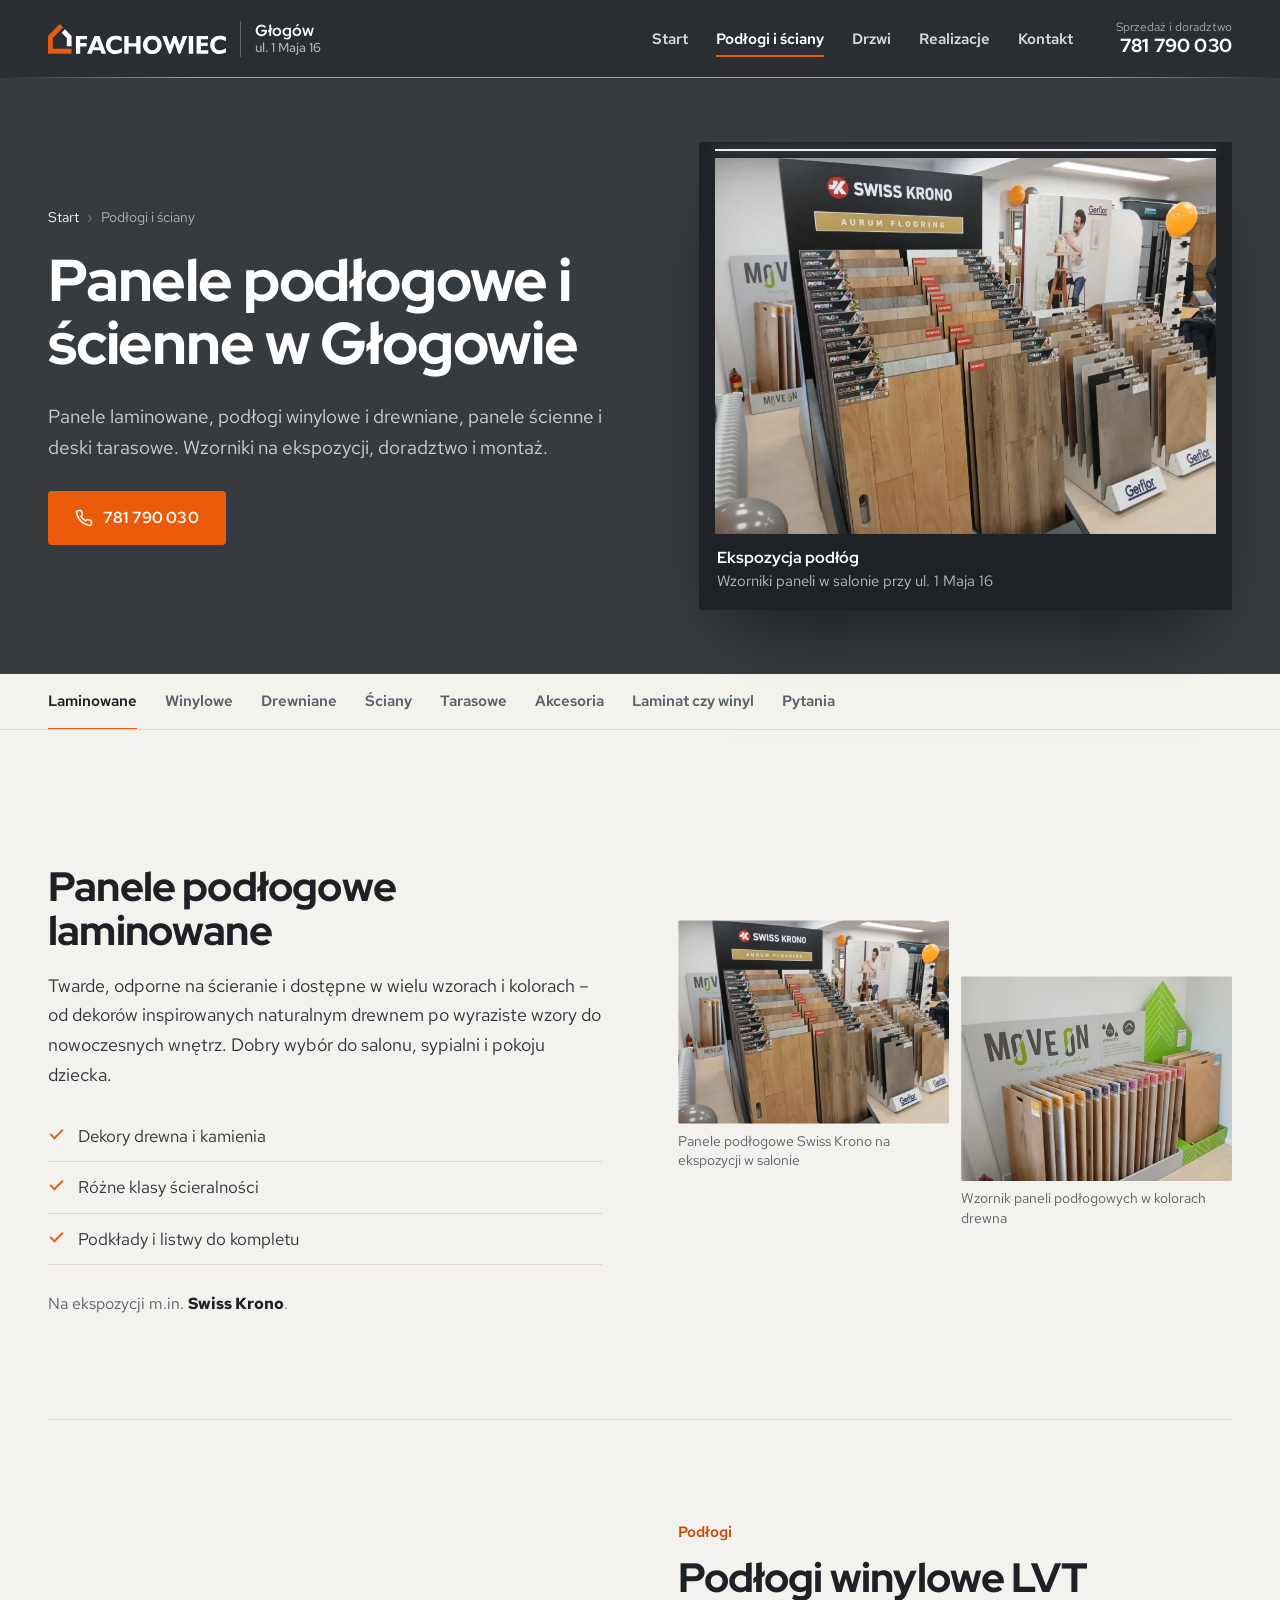
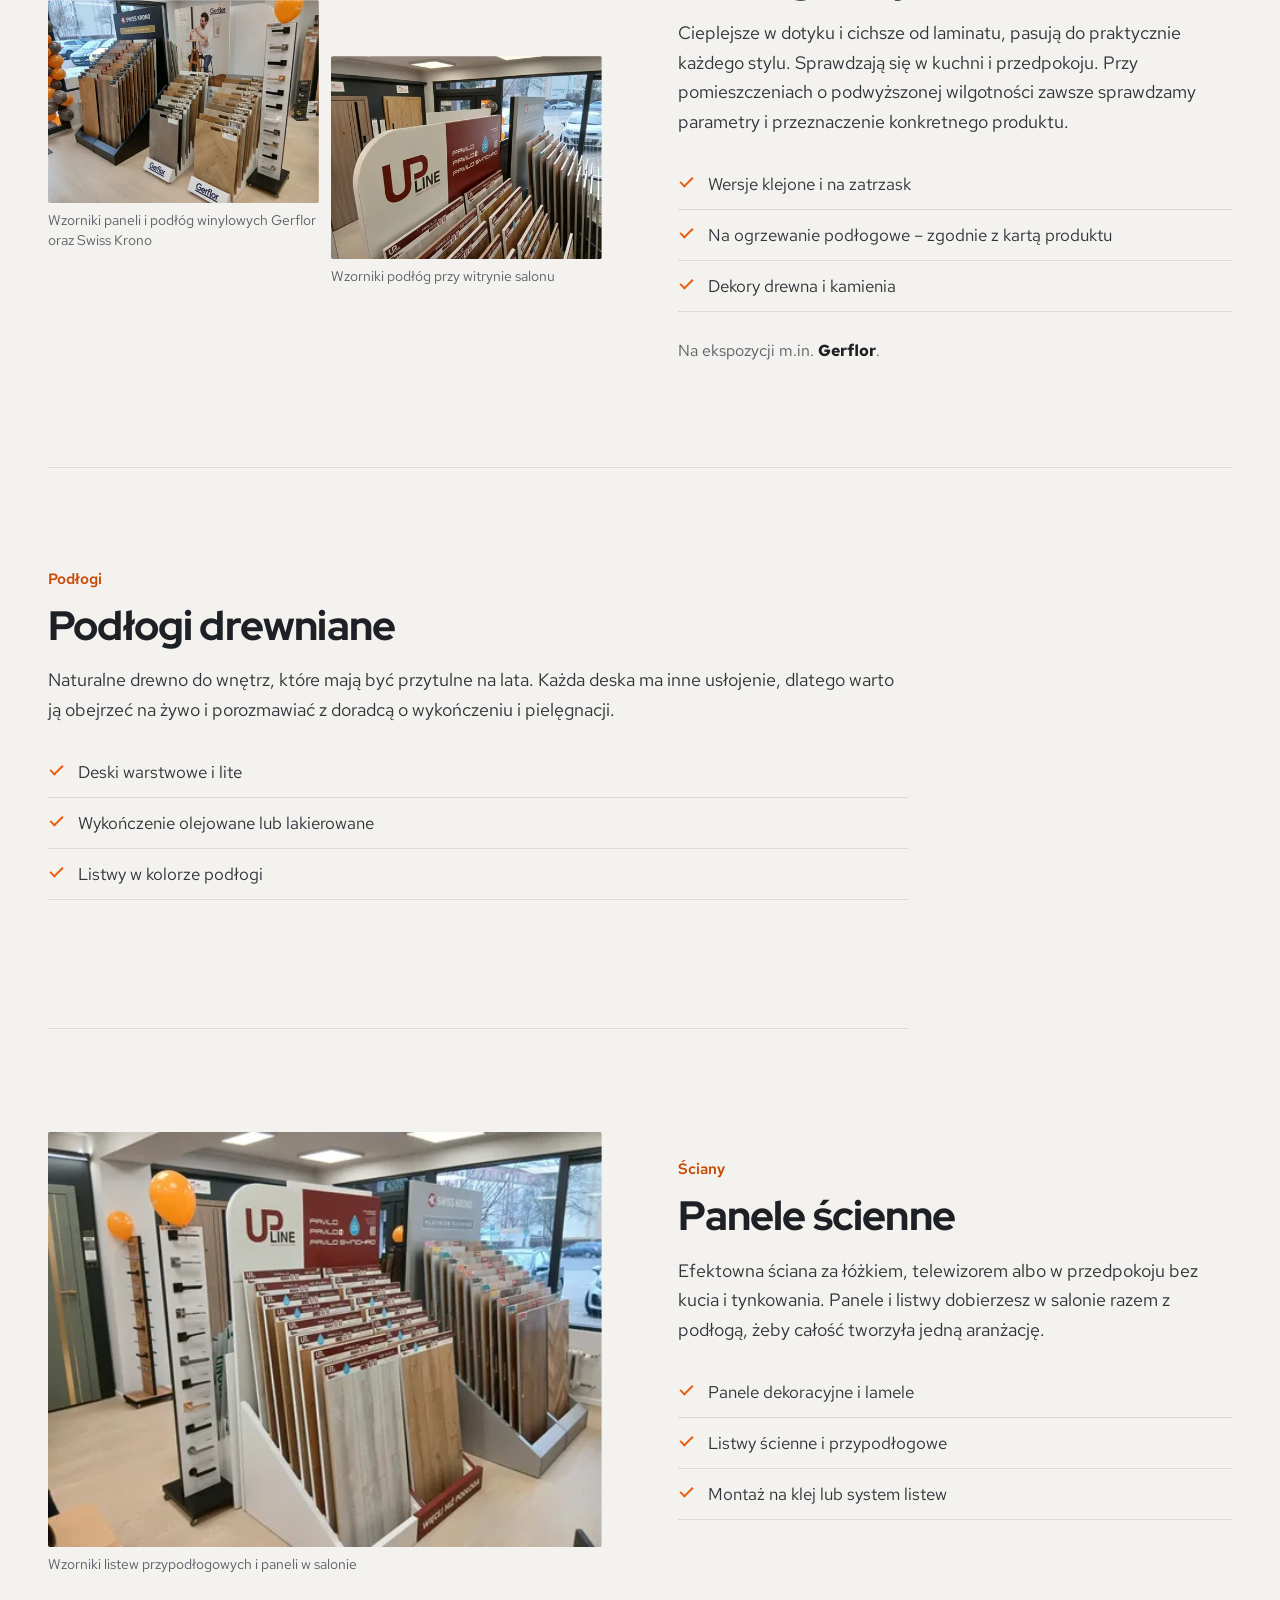
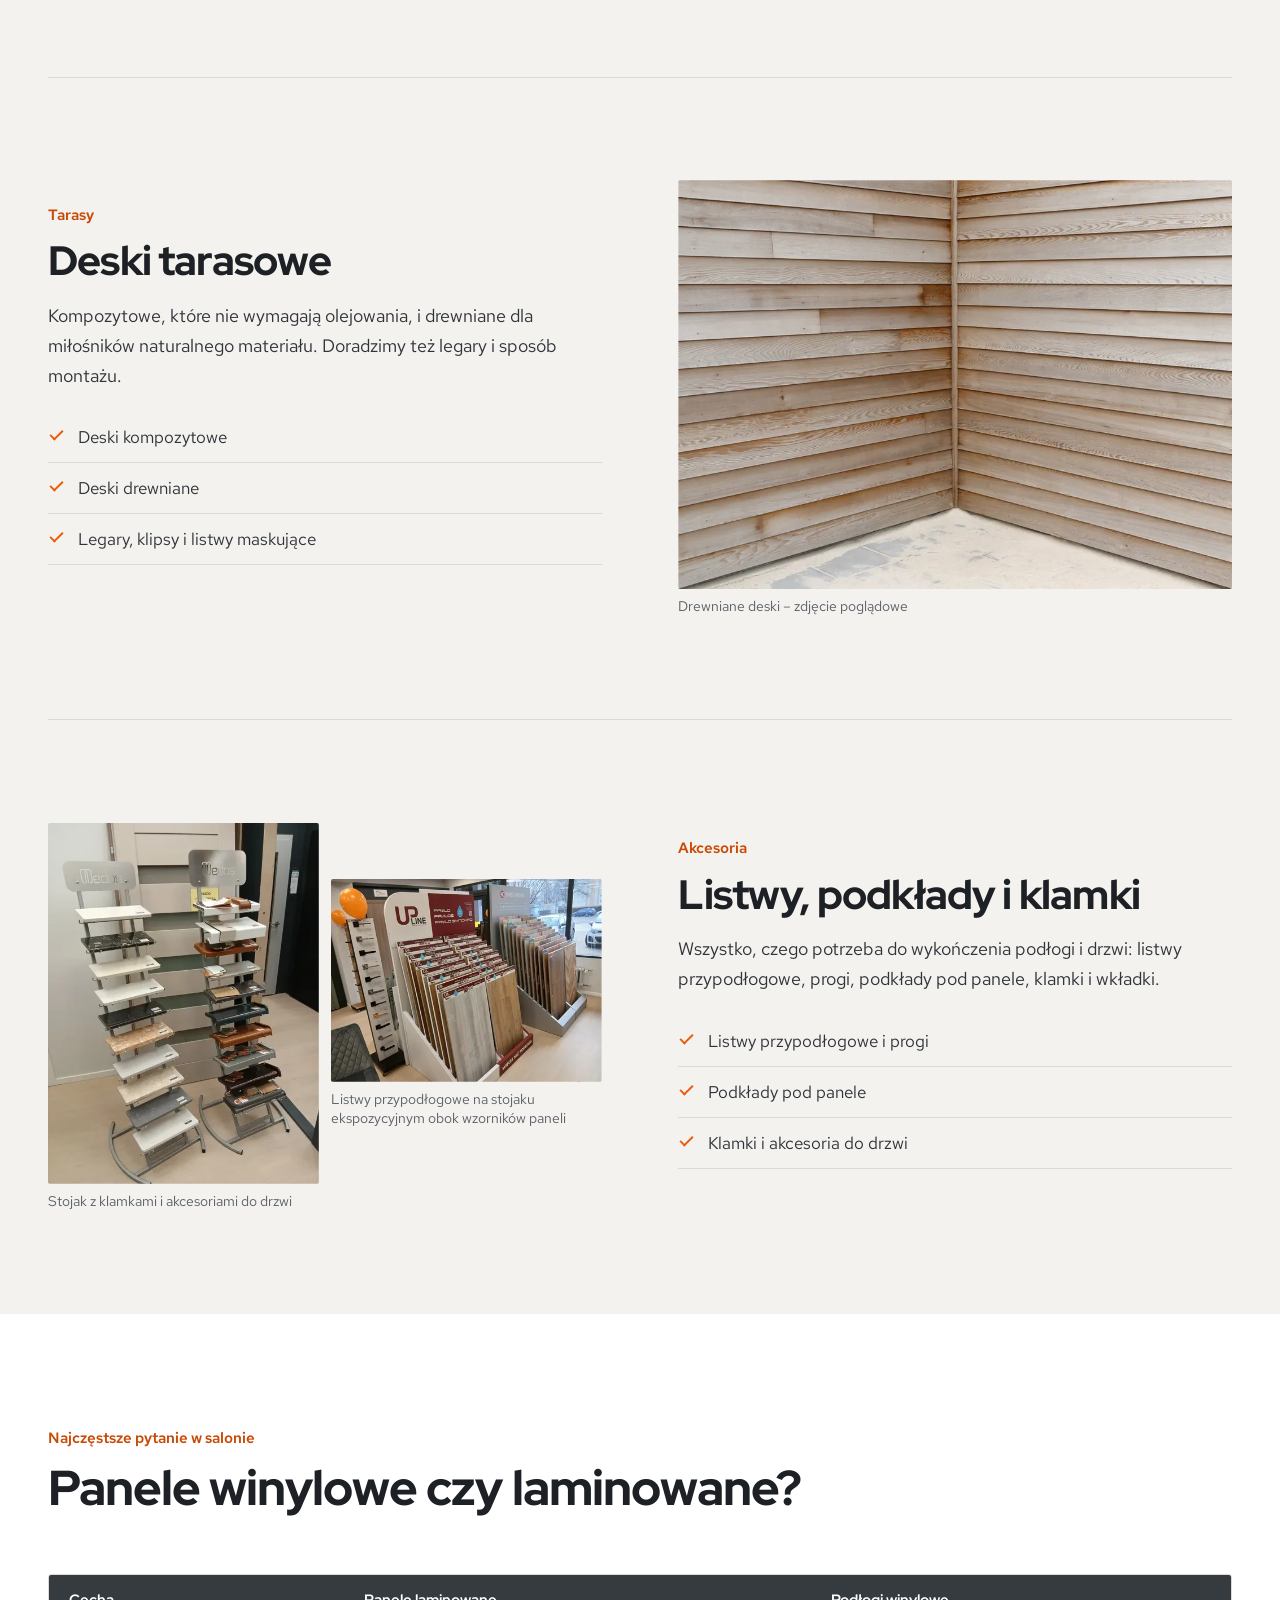
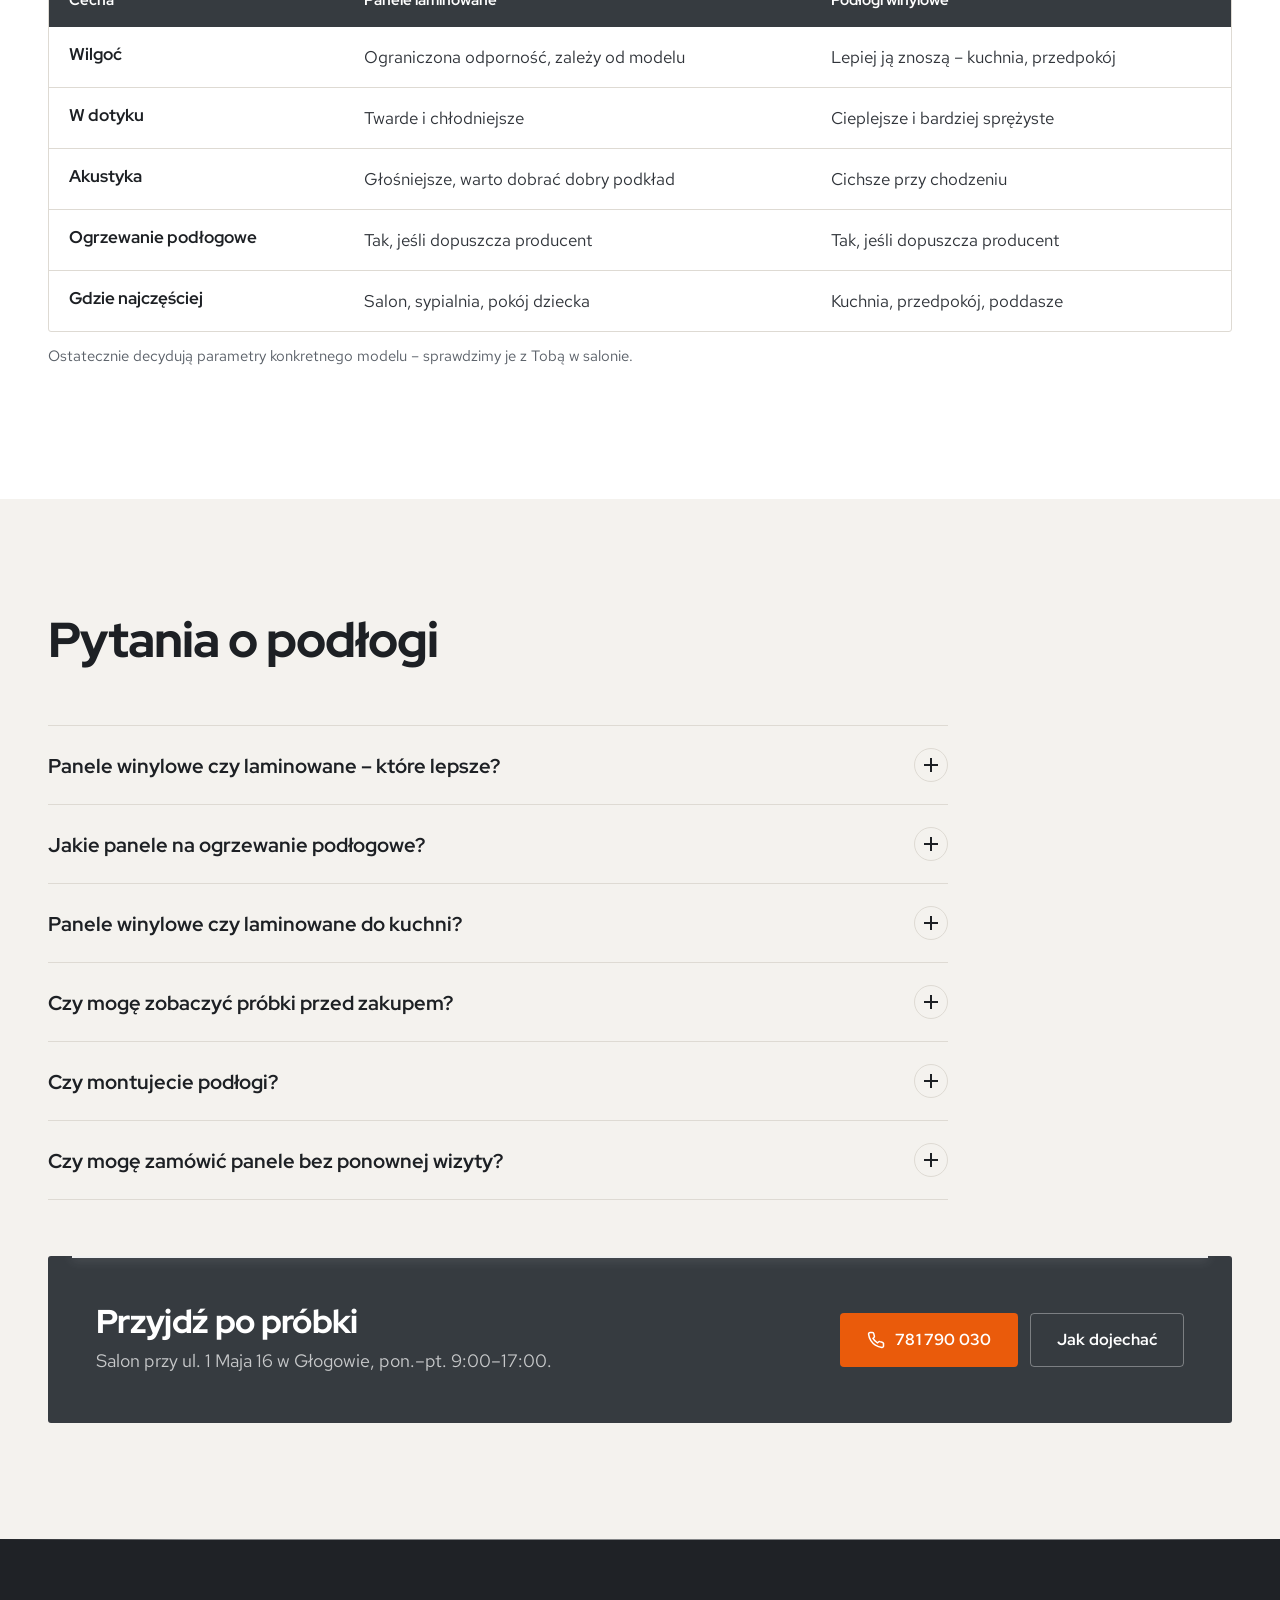
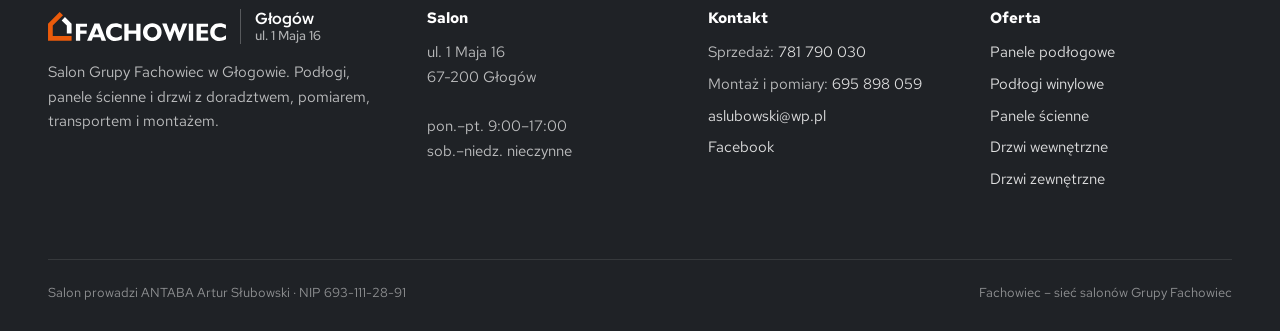
<file: podlogi-i-sciany/index.html>
<!DOCTYPE html>
<html lang="pl">
<head>
<meta charset="utf-8">
<meta name="viewport" content="width=device-width, initial-scale=1">
<title>Panele podłogowe Głogów – laminowane, winylowe, ścienne</title>
<meta name="description" content="Panele laminowane, podłogi winylowe LVT i drewniane, panele ścienne, deski tarasowe w Głogowie. Wzorniki w salonie przy ul. 1 Maja 16, doradztwo i montaż.">
<meta name="robots" content="index, follow, max-image-preview:large">
<link rel="canonical" href="https://impulseo-pl.github.io/fachowiec-antaba-glogow/podlogi-i-sciany/">
<meta property="og:type" content="website"><meta property="og:locale" content="pl_PL"><meta property="og:site_name" content="Salon Fachowiec Głogów">
<meta property="og:title" content="Panele podłogowe Głogów – laminowane, winylowe, ścienne"><meta property="og:description" content="Panele laminowane, podłogi winylowe LVT i drewniane, panele ścienne, deski tarasowe w Głogowie. Wzorniki w salonie przy ul. 1 Maja 16, doradztwo i montaż."><meta property="og:url" content="https://impulseo-pl.github.io/fachowiec-antaba-glogow/podlogi-i-sciany/">
<meta property="og:image" content="https://impulseo-pl.github.io/fachowiec-antaba-glogow/og.jpg"><meta property="og:image:width" content="1200"><meta property="og:image:height" content="630">
<meta name="twitter:card" content="summary_large_image">
<meta name="geo.region" content="PL-DS"><meta name="geo.placename" content="Głogów"><meta name="geo.position" content="51.6681;16.0812"><meta name="ICBM" content="51.6681, 16.0812">
<meta name="theme-color" content="#2a2e32">
<link rel="icon" href="../favicon.svg" type="image/svg+xml">
<link rel="preconnect" href="https://fonts.googleapis.com"><link rel="preconnect" href="https://fonts.gstatic.com" crossorigin>
<link href="https://fonts.googleapis.com/css2?family=Red+Hat+Display:wght@500;700;800&family=Red+Hat+Text:wght@400;500;600&display=swap" rel="stylesheet">
<link rel="stylesheet" href="../assets/styles.css">
<script>document.documentElement.classList.add("js")</script>
<script>(function(){try{if(String(location.protocol).indexOf('http')!==0)return;try{if(/[?&#]team=1/.test(location.search+location.hash)){localStorage.setItem('nb_team','1');}}catch(e){}try{if(localStorage.getItem('nb_team')==='1')return;}catch(e){}if((document.referrer||'').indexOf('crm-newbeginning')>-1)return;try{if(navigator.webdriver)return;}catch(e){}try{if(/^https?:\/\/(kris20032|impulseo-pl)\.github\.io\/?$/i.test(document.referrer||''))return;}catch(e){}if(sessionStorage.getItem('_dv'))return;sessionStorage.setItem('_dv','1');var seg=(location.pathname.split('/').filter(Boolean)[0])||'';var base=location.origin+(seg?('/'+seg):'');var ua='';try{ua=(navigator.userAgent||'').slice(0,300);}catch(e){}var EP='https://zngfubfinbojfgaxdrbf.supabase.co/rest/v1/demo_views';var KEY='sb_publishable_MWwoyGlSCWnJ4awtOPF0ow_ZVS0Y8qK';function send(g){try{fetch(EP,{method:'POST',keepalive:true,headers:{'Content-Type':'application/json','apikey':KEY,'Authorization':'Bearer '+KEY,'Prefer':'return=minimal'},body:JSON.stringify({demo_url:base,page:location.pathname,referrer:(document.referrer||null),user_agent:(ua||null),ip:(g&&g.ip)||null,country:(g&&g.cc)||null,city:(g&&g.city)||null})}).catch(function(){});}catch(e){}}var done=false;function once(g){if(done)return;done=true;send(g);}try{var t=setTimeout(function(){once(null);},1500);fetch('https://ipwho.is/?fields=ip,success,country_code,city',{cache:'no-store'}).then(function(r){return r.json();}).then(function(d){clearTimeout(t);once(d&&d.success!==false?{ip:d.ip,cc:d.country_code,city:d.city}:null);}).catch(function(){clearTimeout(t);once(null);});}catch(e){once(null);}}catch(e){}})();</script>
<script type="application/ld+json">{"@context": "https://schema.org", "@graph": [{"@type": ["HomeAndConstructionBusiness", "Store"], "@id": "https://impulseo-pl.github.io/fachowiec-antaba-glogow/#firma", "name": "Salon Fachowiec Głogów – podłogi, ściany, drzwi", "alternateName": ["Fachowiec Antaba", "Antaba Głogów", "ANTABA Artur Słubowski"], "legalName": "ANTABA Artur Słubowski", "founder": {"@type": "Person", "name": "Artur Słubowski"}, "foundingDate": "2017", "taxID": "6931112891", "url": "https://impulseo-pl.github.io/fachowiec-antaba-glogow/", "logo": "https://impulseo-pl.github.io/fachowiec-antaba-glogow/assets/logo-fachowiec.svg", "image": ["https://impulseo-pl.github.io/fachowiec-antaba-glogow/img/salon-fachowiec-glogow-1-maja-16-800.webp", "https://impulseo-pl.github.io/fachowiec-antaba-glogow/img/salon-glogow-wnetrze-ekspozycja-800.webp", "https://impulseo-pl.github.io/fachowiec-antaba-glogow/og.jpg"], "telephone": "+48781790030", "email": "aslubowski@wp.pl", "priceRange": "$$", "description": "Salon Grupy Fachowiec w Głogowie: panele podłogowe laminowane, winylowe i drewniane, panele ścienne, deski tarasowe, drzwi wewnętrzne i zewnętrzne. Doradztwo, próbki, pomiar, transport i montaż.", "brand": [{"@type": "Brand", "name": "DRE"}, {"@type": "Brand", "name": "Porta"}, {"@type": "Brand", "name": "Erkado"}, {"@type": "Brand", "name": "Gerda"}, {"@type": "Brand", "name": "KMT"}, {"@type": "Brand", "name": "KR Center"}, {"@type": "Brand", "name": "Swiss Krono"}, {"@type": "Brand", "name": "Gerflor"}], "parentOrganization": {"@type": "Organization", "name": "Grupa Fachowiec", "url": "https://grupafachowiec.eu/"}, "address": {"@type": "PostalAddress", "streetAddress": "ul. 1 Maja 16", "postalCode": "67-200", "addressLocality": "Głogów", "addressRegion": "dolnośląskie", "addressCountry": "PL"}, "geo": {"@type": "GeoCoordinates", "latitude": 51.6681, "longitude": 16.0812}, "hasMap": "https://www.openstreetmap.org/?mlat=51.6681&mlon=16.0812#map=18/51.6681/16.0812", "openingHoursSpecification": [{"@type": "OpeningHoursSpecification", "dayOfWeek": ["Monday", "Tuesday", "Wednesday", "Thursday", "Friday"], "opens": "09:00", "closes": "17:00"}], "areaServed": [{"@type": "City", "name": "Głogów"}, {"@type": "City", "name": "Sława"}, {"@type": "City", "name": "Wschowa"}, {"@type": "State", "name": "dolnośląskie"}, {"@type": "State", "name": "lubuskie"}, {"@type": "State", "name": "wielkopolskie"}], "contactPoint": [{"@type": "ContactPoint", "telephone": "+48781790030", "contactType": "sales", "availableLanguage": "pl"}, {"@type": "ContactPoint", "telephone": "+48695898059", "contactType": "customer service", "description": "Montaż i pomiary", "availableLanguage": "pl"}], "sameAs": ["https://grupafachowiec.eu/salon/glogow/", "https://www.facebook.com/p/Antaba-100055216734311/", "https://www.oferteo.pl/antaba-artur-slubowski/firma/2932520"], "hasOfferCatalog": {"@type": "OfferCatalog", "name": "Oferta salonu", "itemListElement": [{"@type": "OfferCatalog", "name": "Podłogi", "itemListElement": [{"@type": "Offer", "itemOffered": {"@type": "Product", "name": "Panele podłogowe laminowane"}}, {"@type": "Offer", "itemOffered": {"@type": "Product", "name": "Podłogi winylowe LVT"}}, {"@type": "Offer", "itemOffered": {"@type": "Product", "name": "Podłogi drewniane"}}]}, {"@type": "OfferCatalog", "name": "Drzwi", "itemListElement": [{"@type": "Offer", "itemOffered": {"@type": "Product", "name": "Drzwi wewnętrzne"}}, {"@type": "Offer", "itemOffered": {"@type": "Product", "name": "Drzwi łazienkowe"}}, {"@type": "Offer", "itemOffered": {"@type": "Product", "name": "Drzwi zewnętrzne"}}, {"@type": "Offer", "itemOffered": {"@type": "Product", "name": "Drzwi przesuwne"}}]}, {"@type": "OfferCatalog", "name": "Ściany", "itemListElement": [{"@type": "Offer", "itemOffered": {"@type": "Product", "name": "Panele ścienne"}}]}, {"@type": "OfferCatalog", "name": "Deski tarasowe", "itemListElement": [{"@type": "Offer", "itemOffered": {"@type": "Product", "name": "Deski tarasowe"}}]}, {"@type": "OfferCatalog", "name": "Akcesoria", "itemListElement": [{"@type": "Offer", "itemOffered": {"@type": "Product", "name": "Listwy przypodłogowe"}}, {"@type": "Offer", "itemOffered": {"@type": "Product", "name": "Podkłady"}}, {"@type": "Offer", "itemOffered": {"@type": "Product", "name": "Klamki"}}]}]}, "makesOffer": [{"@type": "Offer", "itemOffered": {"@type": "Service", "name": "Pomiar"}}, {"@type": "Offer", "itemOffered": {"@type": "Service", "name": "Transport"}}, {"@type": "Offer", "itemOffered": {"@type": "Service", "name": "Montaż podłóg"}}, {"@type": "Offer", "itemOffered": {"@type": "Service", "name": "Montaż drzwi"}}, {"@type": "Offer", "itemOffered": {"@type": "Service", "name": "Doradztwo"}}, {"@type": "Offer", "itemOffered": {"@type": "Service", "name": "Próbki materiałów"}}]}, {"@type": "WebSite", "@id": "https://impulseo-pl.github.io/fachowiec-antaba-glogow/#strona", "url": "https://impulseo-pl.github.io/fachowiec-antaba-glogow/", "name": "Salon Fachowiec Głogów", "inLanguage": "pl-PL", "publisher": {"@id": "https://impulseo-pl.github.io/fachowiec-antaba-glogow/#firma"}}, {"@type": "WebPage", "@id": "https://impulseo-pl.github.io/fachowiec-antaba-glogow/podlogi-i-sciany/#webpage", "url": "https://impulseo-pl.github.io/fachowiec-antaba-glogow/podlogi-i-sciany/", "name": "Panele podłogowe Głogów – laminowane, winylowe, ścienne", "description": "Panele laminowane, podłogi winylowe LVT i drewniane, panele ścienne, deski tarasowe w Głogowie. Wzorniki w salonie przy ul. 1 Maja 16, doradztwo i montaż.", "inLanguage": "pl-PL", "isPartOf": {"@id": "https://impulseo-pl.github.io/fachowiec-antaba-glogow/#strona"}, "about": {"@id": "https://impulseo-pl.github.io/fachowiec-antaba-glogow/#firma"}, "dateModified": "2026-11-09"}, {"@type": "BreadcrumbList", "itemListElement": [{"@type": "ListItem", "position": 1, "name": "Start", "item": "https://impulseo-pl.github.io/fachowiec-antaba-glogow/"}, {"@type": "ListItem", "position": 2, "name": "Podłogi i ściany", "item": "https://impulseo-pl.github.io/fachowiec-antaba-glogow/podlogi-i-sciany/"}]}, {"@type": "FAQPage", "@id": "https://impulseo-pl.github.io/fachowiec-antaba-glogow/podlogi-i-sciany/#faq", "mainEntity": [{"@type": "Question", "name": "Panele winylowe czy laminowane – które lepsze?", "acceptedAnswer": {"@type": "Answer", "text": "To zależy od pomieszczenia. Laminat jest twardy i odporny na ścieranie, dobry do salonu i sypialni. Winyl jest cieplejszy w dotyku, cichszy i lepiej znosi wilgoć, dlatego częściej trafia do kuchni i przedpokoju. W salonie porównasz oba na wzornikach."}}, {"@type": "Question", "name": "Jakie panele na ogrzewanie podłogowe?", "acceptedAnswer": {"@type": "Answer", "text": "Zarówno panele laminowane, jak i winylowe mogą leżeć na ogrzewaniu podłogowym, jeśli producent dopuszcza taki montaż. Sprawdzamy to w parametrach konkretnego modelu i dobieramy właściwy podkład."}}, {"@type": "Question", "name": "Panele winylowe czy laminowane do kuchni?", "acceptedAnswer": {"@type": "Answer", "text": "Do kuchni częściej polecamy winyl, bo lepiej znosi wilgoć. Przy każdym modelu sprawdzamy jednak, czy producent dopuszcza go do pomieszczeń o podwyższonej wilgotności."}}, {"@type": "Question", "name": "Czy mogę zobaczyć próbki przed zakupem?", "acceptedAnswer": {"@type": "Answer", "text": "Tak. W salonie przy ul. 1 Maja 16 są wzorniki paneli laminowanych, podłóg winylowych i listew. Odcień i struktura wyglądają na żywo inaczej niż na zdjęciu."}}, {"@type": "Question", "name": "Czy montujecie podłogi?", "acceptedAnswer": {"@type": "Answer", "text": "Tak, oferujemy profesjonalny montaż. Zapytaj doradcę w salonie lub zadzwoń – ustalimy pomiar pomieszczeń i dogodny termin."}}, {"@type": "Question", "name": "Czy mogę zamówić panele bez ponownej wizyty?", "acceptedAnswer": {"@type": "Answer", "text": "Tak. Jeśli byłeś już w salonie i masz wybrane produkty, zamówisz je telefonicznie lub mailowo."}}]}]}</script>
</head>
<body>
<a class="skip" href="#tresc">Przejdź do treści</a>
<header class="top">
 <div class="wrap">
  <a class="brand" href="../" aria-label="Salon Fachowiec Głogów – strona główna"><img src="../assets/logo-fachowiec.svg" width="178" height="29" alt="Fachowiec"><span><b>Głogów</b>ul. 1 Maja 16</span></a>
  <nav class="nav" aria-label="Menu główne"><a href="../">Start</a><a href="../podlogi-i-sciany/" aria-current=page>Podłogi i ściany</a><a href="../drzwi/">Drzwi</a><a href="../realizacje/">Realizacje</a><a href="../kontakt/">Kontakt</a></nav>
  <a class="tel" href="tel:+48781790030"><small>Sprzedaż i doradztwo</small><b>781 790 030</b></a>
  <button class="burger" aria-label="Menu" aria-expanded="false" aria-controls="mnav"><i></i><i></i><i></i></button>
 </div>
</header>
<nav class="mnav" id="mnav" aria-label="Menu mobilne"><a href="../">Start</a><a href="../podlogi-i-sciany/">Podłogi i ściany</a><a href="../drzwi/">Drzwi</a><a href="../realizacje/">Realizacje</a><a href="../kontakt/">Kontakt</a><div class="mt">Sprzedaż i doradztwo<a href="tel:+48781790030">781 790 030</a></div></nav>
<main id="tresc">

<section class="ph" aria-labelledby="h1"><div class="wrap">
 <div><nav class="okr" aria-label="Okruszki"><ol><li><a href="../">Start</a></li><li aria-current="page">Podłogi i ściany</li></ol></nav><h1 id="h1">Panele podłogowe i ścienne w Głogowie</h1><p class="lead">Panele laminowane, podłogi winylowe i drewniane, panele ścienne i deski tarasowe. Wzorniki na ekspozycji, doradztwo i montaż.</p><a class="btn btn-or" href="tel:+48781790030"><svg viewBox="0 0 24 24" fill="none" stroke="currentColor" stroke-width="2" aria-hidden="true"><path d="M22 16.9v3a2 2 0 0 1-2.2 2 19.8 19.8 0 0 1-8.6-3.1 19.5 19.5 0 0 1-6-6A19.8 19.8 0 0 1 2.1 4.2 2 2 0 0 1 4.1 2h3a2 2 0 0 1 2 1.7c.1 1 .4 1.9.7 2.8a2 2 0 0 1-.5 2.1L8 9.9a16 16 0 0 0 6 6l1.3-1.3a2 2 0 0 1 2.1-.4c.9.3 1.8.6 2.8.7a2 2 0 0 1 1.7 2z"/></svg>781 790 030</a></div>
 <div class="portal"><div class="okno"><img src="../img/panele-swiss-krono-glogow-800.webp" srcset="../img/panele-swiss-krono-glogow-480.webp 480w, ../img/panele-swiss-krono-glogow-800.webp 800w" sizes="(max-width: 860px) 100vw, 52vw" width="800" height="600" alt="Panele podłogowe Swiss Krono na ekspozycji w salonie" fetchpriority="high" data-t="Ekspozycja podłóg" data-s="Wzorniki paneli w salonie przy ul. 1 Maja 16"></div><div class="podpis"><span><b>Ekspozycja podłóg</b><span>Wzorniki paneli w salonie przy ul. 1 Maja 16</span></span><span class="kr" aria-hidden="true"></span></div></div>
</div></section>
<nav class="sub" aria-label="Na tej stronie"><div class="wrap"><a href="#laminowane">Laminowane</a><a href="#winylowe">Winylowe</a><a href="#drewniane">Drewniane</a><a href="#sciany">Ściany</a><a href="#tarasowe">Tarasowe</a><a href="#akcesoria">Akcesoria</a><a href="#roznice">Laminat czy winyl</a><a href="#faq">Pytania</a></div></nav>
<div class="wrap"><section class="blok" id="laminowane" aria-labelledby="laminowane-h"><div><span class="etyk" data-r>Podłogi</span><h2 id="laminowane-h" data-r>Panele podłogowe laminowane</h2><div data-r><p>Twarde, odporne na ścieranie i dostępne w wielu wzorach i kolorach – od dekorów inspirowanych naturalnym drewnem po wyraziste wzory do nowoczesnych wnętrz. Dobry wybór do salonu, sypialni i pokoju dziecka.</p></div><ul class="pk" data-r><li>Dekory drewna i kamienia</li><li>Różne klasy ścieralności</li><li>Podkłady i listwy do kompletu</li></ul><p class=producenci data-r>Na ekspozycji m.in. <b>Swiss Krono</b>.</p></div><div class="fots"><figure class="ods"><img src="../img/panele-swiss-krono-glogow-800.webp" srcset="../img/panele-swiss-krono-glogow-480.webp 480w, ../img/panele-swiss-krono-glogow-800.webp 800w" sizes="(max-width: 860px) 50vw, 24vw" width="800" height="600" alt="Panele podłogowe Swiss Krono na ekspozycji w salonie" loading="lazy" decoding="async"><figcaption>Panele podłogowe Swiss Krono na ekspozycji w salonie</figcaption></figure><figure class="ods"><img src="../img/wzornik-paneli-podlogowych-800.webp" srcset="../img/wzornik-paneli-podlogowych-480.webp 480w, ../img/wzornik-paneli-podlogowych-800.webp 800w" sizes="(max-width: 860px) 50vw, 24vw" width="800" height="605" alt="Wzornik paneli podłogowych w kolorach drewna" loading="lazy" decoding="async"><figcaption>Wzornik paneli podłogowych w kolorach drewna</figcaption></figure></div></section><section class="blok odw" id="winylowe" aria-labelledby="winylowe-h"><div><span class="etyk" data-r>Podłogi</span><h2 id="winylowe-h" data-r>Podłogi winylowe LVT</h2><div data-r><p>Cieplejsze w dotyku i cichsze od laminatu, pasują do praktycznie każdego stylu. Sprawdzają się w kuchni i przedpokoju. Przy pomieszczeniach o podwyższonej wilgotności zawsze sprawdzamy parametry i przeznaczenie konkretnego produktu.</p></div><ul class="pk" data-r><li>Wersje klejone i na zatrzask</li><li>Na ogrzewanie podłogowe – zgodnie z kartą produktu</li><li>Dekory drewna i kamienia</li></ul><p class=producenci data-r>Na ekspozycji m.in. <b>Gerflor</b>.</p></div><div class="fots"><figure class="ods"><img src="../img/panele-winylowe-gerflor-glogow-800.webp" srcset="../img/panele-winylowe-gerflor-glogow-480.webp 480w, ../img/panele-winylowe-gerflor-glogow-800.webp 800w" sizes="(max-width: 860px) 50vw, 24vw" width="800" height="600" alt="Wzorniki paneli i podłóg winylowych Gerflor oraz Swiss Krono" loading="lazy" decoding="async"><figcaption>Wzorniki paneli i podłóg winylowych Gerflor oraz Swiss Krono</figcaption></figure><figure class="ods"><img src="../img/wzorniki-podlog-salon-800.webp" srcset="../img/wzorniki-podlog-salon-480.webp 480w, ../img/wzorniki-podlog-salon-800.webp 800w" sizes="(max-width: 860px) 50vw, 24vw" width="800" height="600" alt="Wzorniki podłóg przy witrynie salonu" loading="lazy" decoding="async"><figcaption>Wzorniki podłóg przy witrynie salonu</figcaption></figure></div></section><section class="blok" id="drewniane" aria-labelledby="drewniane-h" style="grid-template-columns:1fr;max-width:860px"><div><span class="etyk" data-r>Podłogi</span><h2 id="drewniane-h" data-r>Podłogi drewniane</h2><div data-r><p>Naturalne drewno do wnętrz, które mają być przytulne na lata. Każda deska ma inne usłojenie, dlatego warto ją obejrzeć na żywo i porozmawiać z doradcą o wykończeniu i pielęgnacji.</p></div><ul class="pk" data-r><li>Deski warstwowe i lite</li><li>Wykończenie olejowane lub lakierowane</li><li>Listwy w kolorze podłogi</li></ul></div></section><section class="blok odw" id="sciany" aria-labelledby="sciany-h"><div><span class="etyk" data-r>Ściany</span><h2 id="sciany-h" data-r>Panele ścienne</h2><div data-r><p>Efektowna ściana za łóżkiem, telewizorem albo w przedpokoju bez kucia i tynkowania. Panele i listwy dobierzesz w salonie razem z podłogą, żeby całość tworzyła jedną aranżację.</p></div><ul class="pk" data-r><li>Panele dekoracyjne i lamele</li><li>Listwy ścienne i przypodłogowe</li><li>Montaż na klej lub system listew</li></ul></div><div class="fots jedno"><figure class="ods"><img src="../img/listwy-i-panele-wzorniki-800.webp" srcset="../img/listwy-i-panele-wzorniki-480.webp 480w, ../img/listwy-i-panele-wzorniki-800.webp 800w" sizes="(max-width: 860px) 50vw, 24vw" width="800" height="600" alt="Wzorniki listew przypodłogowych i paneli w salonie" loading="lazy" decoding="async"><figcaption>Wzorniki listew przypodłogowych i paneli w salonie</figcaption></figure></div></section><section class="blok" id="tarasowe" aria-labelledby="tarasowe-h"><div><span class="etyk" data-r>Tarasy</span><h2 id="tarasowe-h" data-r>Deski tarasowe</h2><div data-r><p>Kompozytowe, które nie wymagają olejowania, i drewniane dla miłośników naturalnego materiału. Doradzimy też legary i sposób montażu.</p></div><ul class="pk" data-r><li>Deski kompozytowe</li><li>Deski drewniane</li><li>Legary, klipsy i listwy maskujące</li></ul></div><div class="fots jedno"><figure class="ods"><img src="../img/deski-drewniane-poglad-1600.webp" srcset="../img/deski-drewniane-poglad-900.webp 900w, ../img/deski-drewniane-poglad-1600.webp 1600w" sizes="(max-width: 860px) 50vw, 24vw" width="1600" height="1182" alt="Drewniane deski – zdjęcie poglądowe" loading="lazy" decoding="async"><figcaption>Drewniane deski – zdjęcie poglądowe</figcaption></figure></div></section><section class="blok odw" id="akcesoria" aria-labelledby="akcesoria-h"><div><span class="etyk" data-r>Akcesoria</span><h2 id="akcesoria-h" data-r>Listwy, podkłady i klamki</h2><div data-r><p>Wszystko, czego potrzeba do wykończenia podłogi i drzwi: listwy przypodłogowe, progi, podkłady pod panele, klamki i wkładki.</p></div><ul class="pk" data-r><li>Listwy przypodłogowe i progi</li><li>Podkłady pod panele</li><li>Klamki i akcesoria do drzwi</li></ul></div><div class="fots"><figure class="ods"><img src="../img/klamki-akcesoria-drzwi-600.webp" srcset="../img/klamki-akcesoria-drzwi-480.webp 480w, ../img/klamki-akcesoria-drzwi-600.webp 600w" sizes="(max-width: 860px) 50vw, 24vw" width="600" height="800" alt="Stojak z klamkami i akcesoriami do drzwi" loading="lazy" decoding="async"><figcaption>Stojak z klamkami i akcesoriami do drzwi</figcaption></figure><figure class="ods"><img src="../img/listwy-przypodlogowe-wzornik-800.webp" srcset="../img/listwy-przypodlogowe-wzornik-480.webp 480w, ../img/listwy-przypodlogowe-wzornik-800.webp 800w" sizes="(max-width: 860px) 50vw, 24vw" width="800" height="600" alt="Listwy przypodłogowe na stojaku ekspozycyjnym obok wzorników paneli" loading="lazy" decoding="async"><figcaption>Listwy przypodłogowe na stojaku ekspozycyjnym obok wzorników paneli</figcaption></figure></div></section></div>
<section class="sek sek-w" id="roznice" aria-labelledby="ro-h" style="scroll-margin-top:120px"><div class="wrap">
 <div class="naglowek" data-r><span class="etyk">Najczęstsze pytanie w salonie</span><h2 id="ro-h">Panele winylowe czy laminowane?</h2></div>
 <div class="tw" data-r><table class="t"><caption>Panele laminowane a podłogi winylowe</caption>
<thead><tr><th scope="col">Cecha</th><th scope="col">Panele laminowane</th><th scope="col">Podłogi winylowe</th></tr></thead><tbody>
<tr><th scope="row">Wilgoć</th><td>Ograniczona odporność, zależy od modelu</td><td>Lepiej ją znoszą – kuchnia, przedpokój</td></tr>
<tr><th scope="row">W dotyku</th><td>Twarde i chłodniejsze</td><td>Cieplejsze i bardziej sprężyste</td></tr>
<tr><th scope="row">Akustyka</th><td>Głośniejsze, warto dobrać dobry podkład</td><td>Cichsze przy chodzeniu</td></tr>
<tr><th scope="row">Ogrzewanie podłogowe</th><td>Tak, jeśli dopuszcza producent</td><td>Tak, jeśli dopuszcza producent</td></tr>
<tr><th scope="row">Gdzie najczęściej</th><td>Salon, sypialnia, pokój dziecka</td><td>Kuchnia, przedpokój, poddasze</td></tr>
</tbody></table></div><p class="t-nota" data-r>Ostatecznie decydują parametry konkretnego modelu – sprawdzimy je z Tobą w salonie.</p>
</div></section>
<section class="sek" id="faq" aria-labelledby="fq-h" style="scroll-margin-top:120px"><div class="wrap">
 <div class="naglowek" data-r><h2 id="fq-h">Pytania o podłogi</h2></div>
 <div class="faq" data-r><details><summary>Panele winylowe czy laminowane – które lepsze?<i aria-hidden="true"></i></summary><div class="odp"><p>To zależy od pomieszczenia. Laminat jest twardy i odporny na ścieranie, dobry do salonu i sypialni. Winyl jest cieplejszy w dotyku, cichszy i lepiej znosi wilgoć, dlatego częściej trafia do kuchni i przedpokoju. W salonie porównasz oba na wzornikach.</p></div></details><details><summary>Jakie panele na ogrzewanie podłogowe?<i aria-hidden="true"></i></summary><div class="odp"><p>Zarówno panele laminowane, jak i winylowe mogą leżeć na ogrzewaniu podłogowym, jeśli producent dopuszcza taki montaż. Sprawdzamy to w parametrach konkretnego modelu i dobieramy właściwy podkład.</p></div></details><details><summary>Panele winylowe czy laminowane do kuchni?<i aria-hidden="true"></i></summary><div class="odp"><p>Do kuchni częściej polecamy winyl, bo lepiej znosi wilgoć. Przy każdym modelu sprawdzamy jednak, czy producent dopuszcza go do pomieszczeń o podwyższonej wilgotności.</p></div></details><details><summary>Czy mogę zobaczyć próbki przed zakupem?<i aria-hidden="true"></i></summary><div class="odp"><p>Tak. W salonie przy ul. 1 Maja 16 są wzorniki paneli laminowanych, podłóg winylowych i listew. Odcień i struktura wyglądają na żywo inaczej niż na zdjęciu.</p></div></details><details><summary>Czy montujecie podłogi?<i aria-hidden="true"></i></summary><div class="odp"><p>Tak, oferujemy profesjonalny montaż. Zapytaj doradcę w salonie lub zadzwoń – ustalimy pomiar pomieszczeń i dogodny termin.</p></div></details><details><summary>Czy mogę zamówić panele bez ponownej wizyty?<i aria-hidden="true"></i></summary><div class="odp"><p>Tak. Jeśli byłeś już w salonie i masz wybrane produkty, zamówisz je telefonicznie lub mailowo.</p></div></details></div>
 <div style="margin-top:56px"><div class="cta-b" data-r><div><h2>Przyjdź po próbki</h2><p>Salon przy ul. 1 Maja 16 w Głogowie, pon.–pt. 9:00–17:00.</p></div><div class="cta"><a class="btn btn-or" href="tel:+48781790030"><svg viewBox="0 0 24 24" fill="none" stroke="currentColor" stroke-width="2" aria-hidden="true"><path d="M22 16.9v3a2 2 0 0 1-2.2 2 19.8 19.8 0 0 1-8.6-3.1 19.5 19.5 0 0 1-6-6A19.8 19.8 0 0 1 2.1 4.2 2 2 0 0 1 4.1 2h3a2 2 0 0 1 2 1.7c.1 1 .4 1.9.7 2.8a2 2 0 0 1-.5 2.1L8 9.9a16 16 0 0 0 6 6l1.3-1.3a2 2 0 0 1 2.1-.4c.9.3 1.8.6 2.8.7a2 2 0 0 1 1.7 2z"/></svg>781 790 030</a><a class="btn btn-gh" href="../kontakt/">Jak dojechać</a></div></div></div>
</div></section>
</main>
<footer class="stopka">
 <div class="wrap">
  <div><a class="brand" href="../" aria-label="Salon Fachowiec Głogów – strona główna"><img src="../assets/logo-fachowiec.svg" width="178" height="29" alt="Fachowiec"><span><b>Głogów</b>ul. 1 Maja 16</span></a><p>Salon Grupy Fachowiec w Głogowie. Podłogi, panele ścienne i drzwi z doradztwem, pomiarem, transportem i montażem.</p></div>
  <div><h2>Salon</h2><address>ul. 1 Maja 16<br>67-200 Głogów<br><br>pon.–pt. 9:00–17:00<br>sob.–niedz. nieczynne</address></div>
  <div><h2>Kontakt</h2><ul><li>Sprzedaż: <a href="tel:+48781790030">781 790 030</a></li><li>Montaż i pomiary: <a href="tel:+48695898059">695 898 059</a></li><li><a href="mailto:aslubowski@wp.pl">aslubowski@wp.pl</a></li><li><a href="https://www.facebook.com/p/Antaba-100055216734311/" target="_blank" rel="noopener">Facebook</a></li></ul></div>
  <div><h2>Oferta</h2><ul><li><a href="../podlogi-i-sciany/#laminowane">Panele podłogowe</a></li><li><a href="../podlogi-i-sciany/#winylowe">Podłogi winylowe</a></li><li><a href="../podlogi-i-sciany/#sciany">Panele ścienne</a></li><li><a href="../drzwi/#wewnetrzne">Drzwi wewnętrzne</a></li><li><a href="../drzwi/#zewnetrzne">Drzwi zewnętrzne</a></li></ul></div>
  <div class="dol"><span>Salon prowadzi ANTABA Artur Słubowski · NIP 693-111-28-91</span><span>Fachowiec – sieć salonów Grupy Fachowiec</span></div>
 </div>
</footer>
<div class="kcta"><a class="btn btn-or" href="tel:+48781790030"><svg viewBox="0 0 24 24" fill="none" stroke="currentColor" stroke-width="2" aria-hidden="true"><path d="M22 16.9v3a2 2 0 0 1-2.2 2 19.8 19.8 0 0 1-8.6-3.1 19.5 19.5 0 0 1-6-6A19.8 19.8 0 0 1 2.1 4.2 2 2 0 0 1 4.1 2h3a2 2 0 0 1 2 1.7c.1 1 .4 1.9.7 2.8a2 2 0 0 1-.5 2.1L8 9.9a16 16 0 0 0 6 6l1.3-1.3a2 2 0 0 1 2.1-.4c.9.3 1.8.6 2.8.7a2 2 0 0 1 1.7 2z"/></svg>Zadzwoń</a><a class="btn btn-gh" style="background:var(--graf-2)" href="../kontakt/">Jak dojechać</a></div>
<script src="../assets/lenis.min.js" defer></script><script src="../assets/app.js" defer></script>
</body>
</html>
</file>
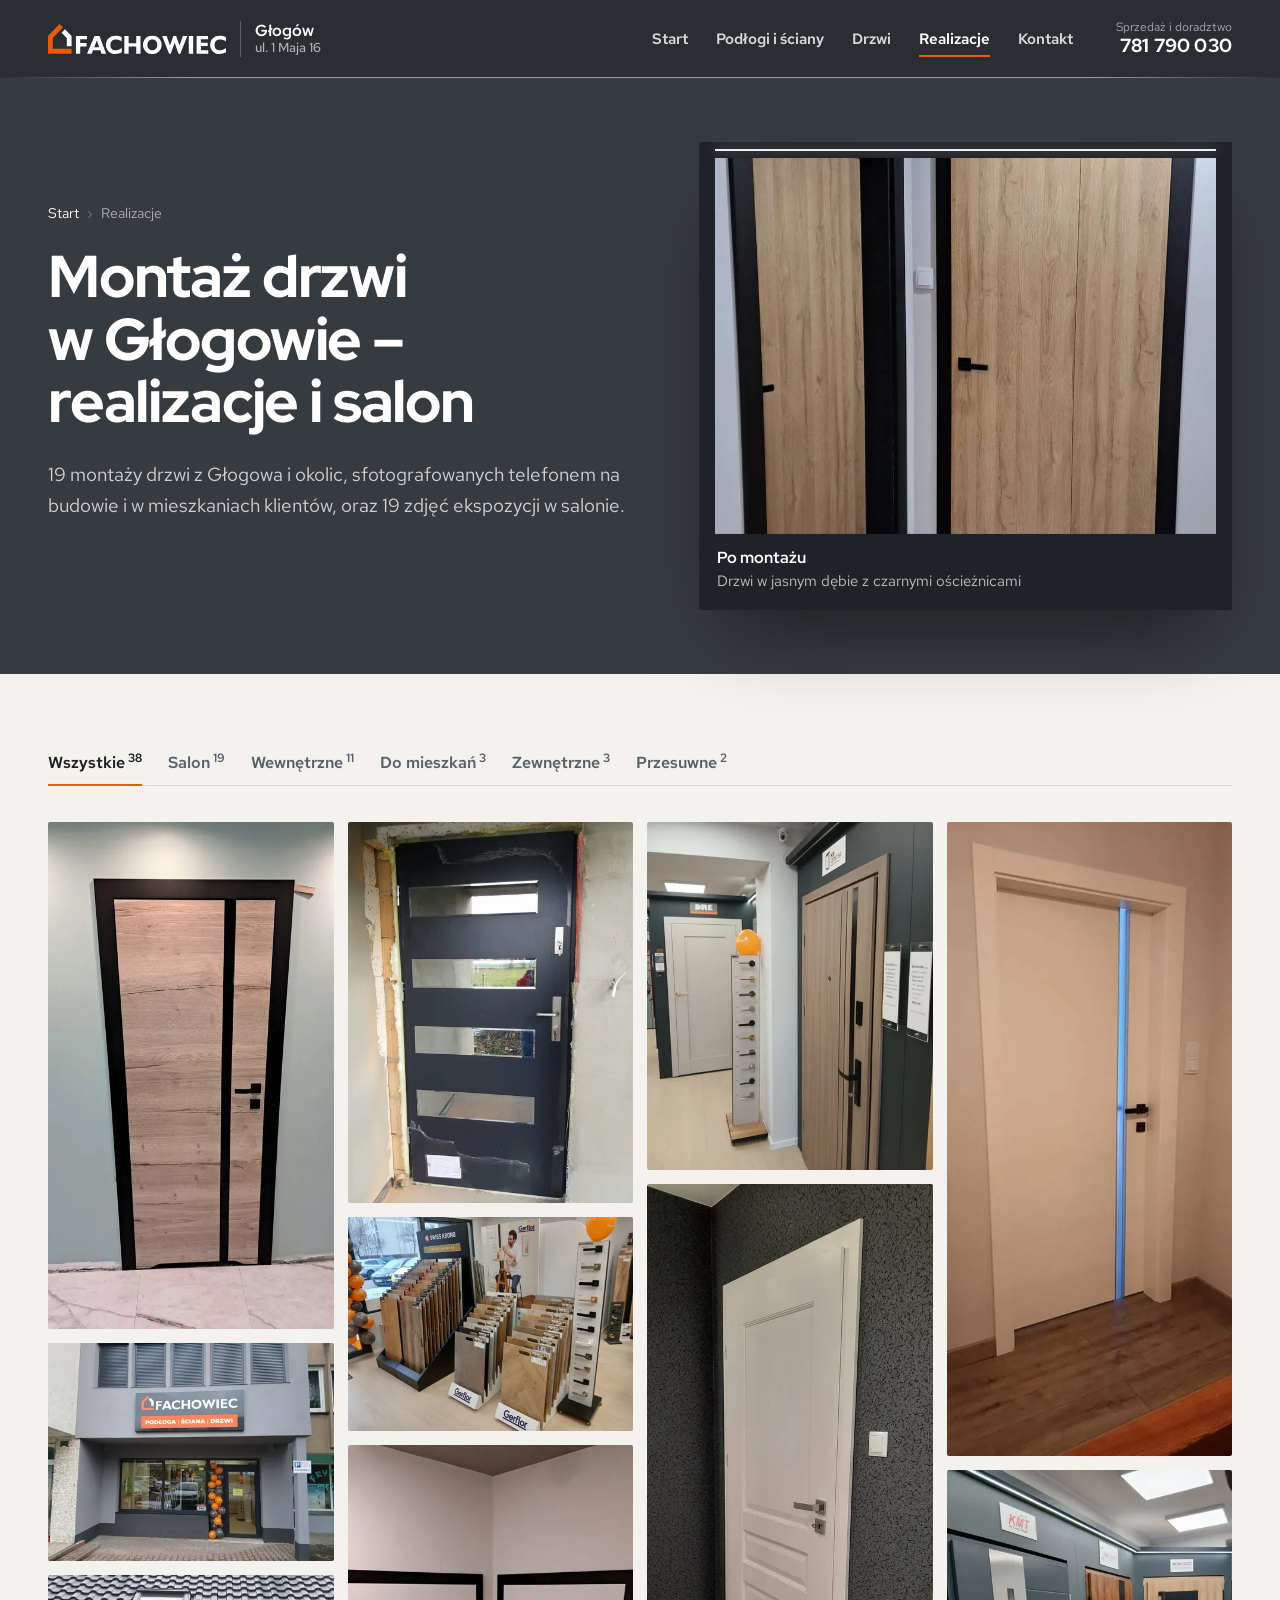
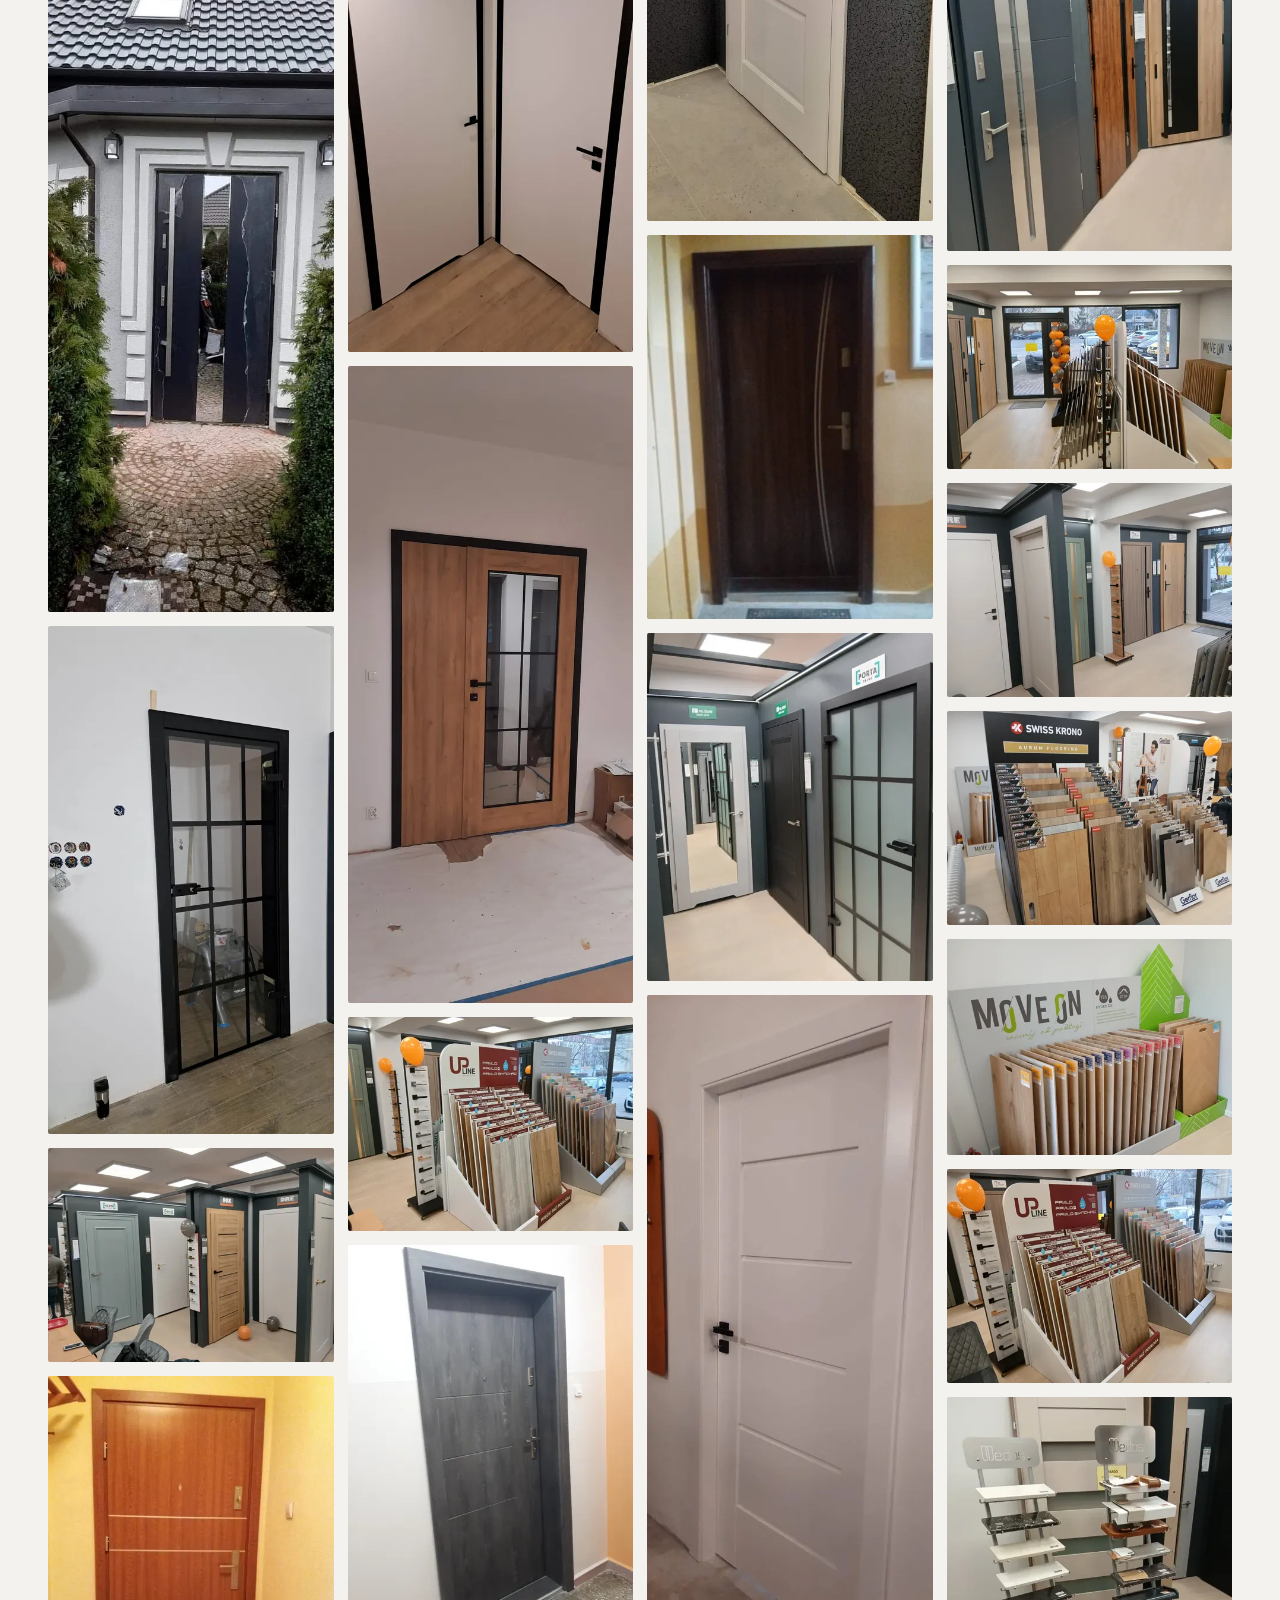
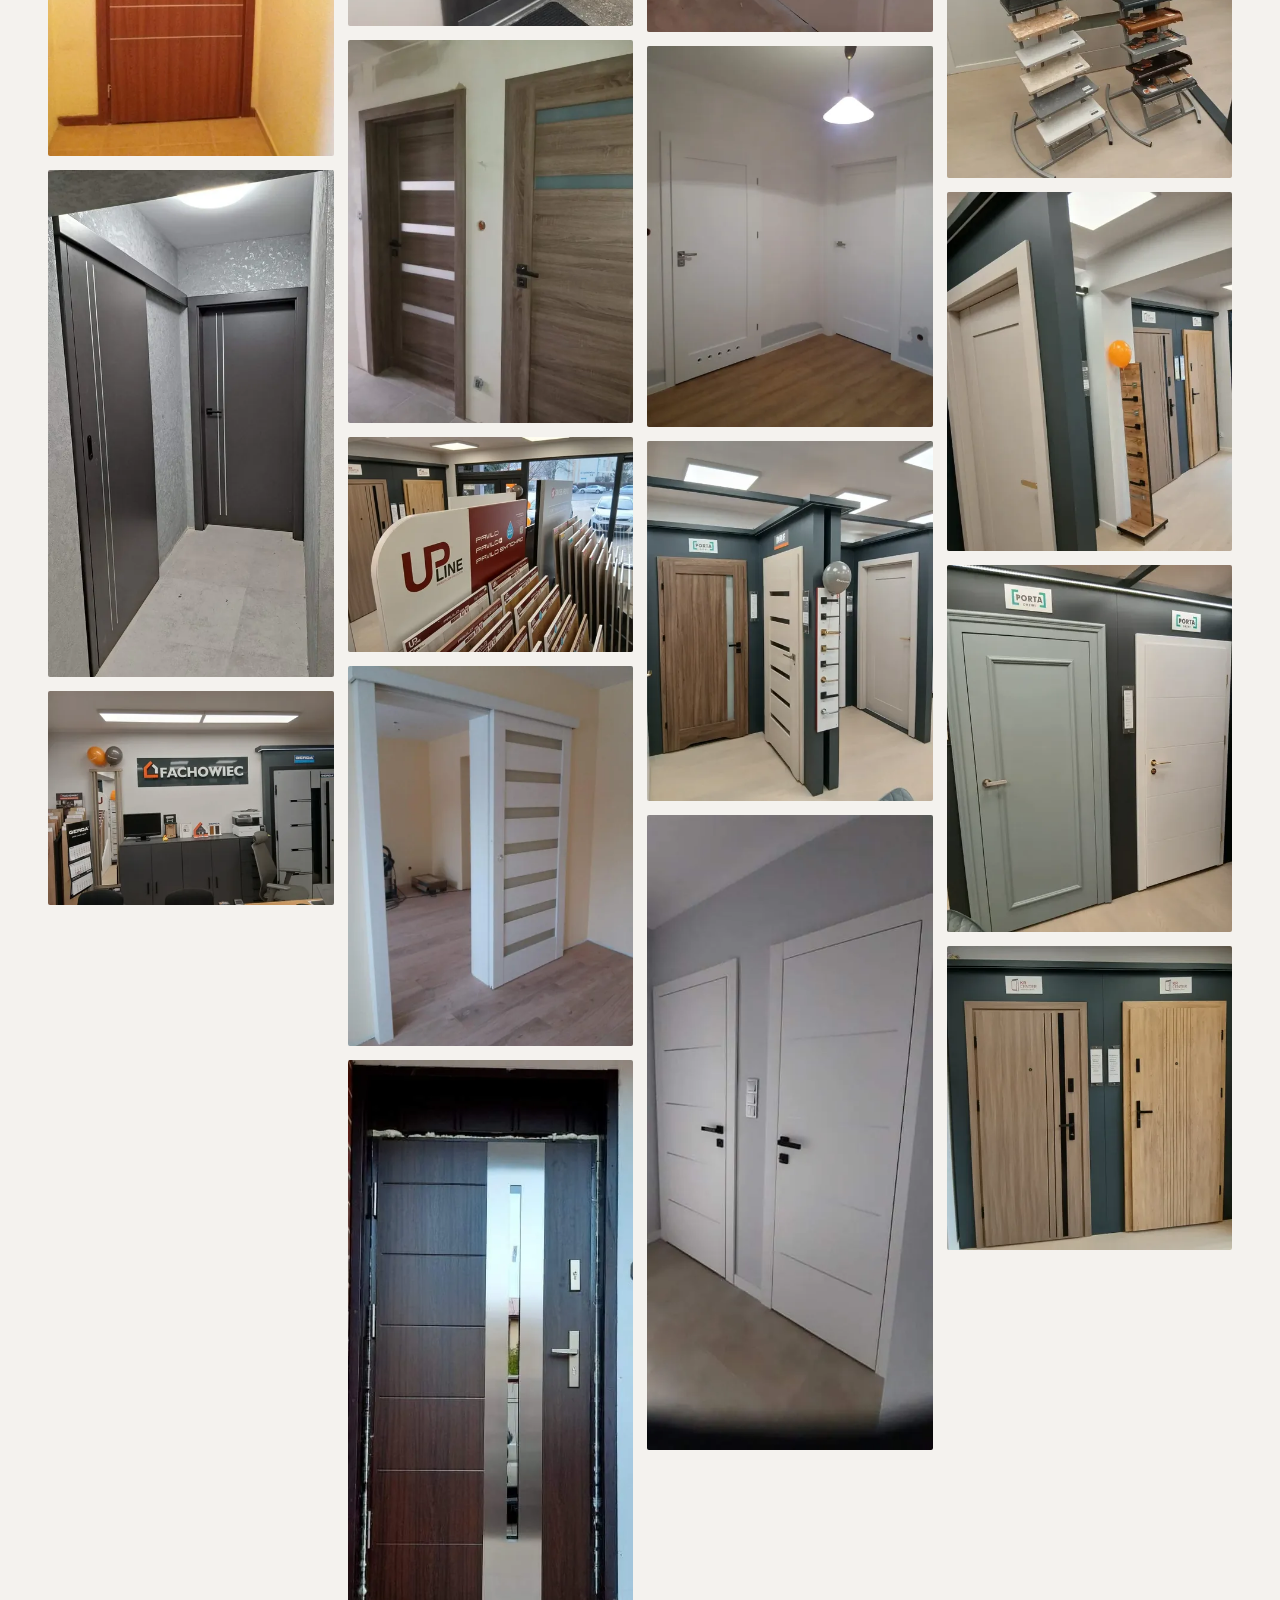
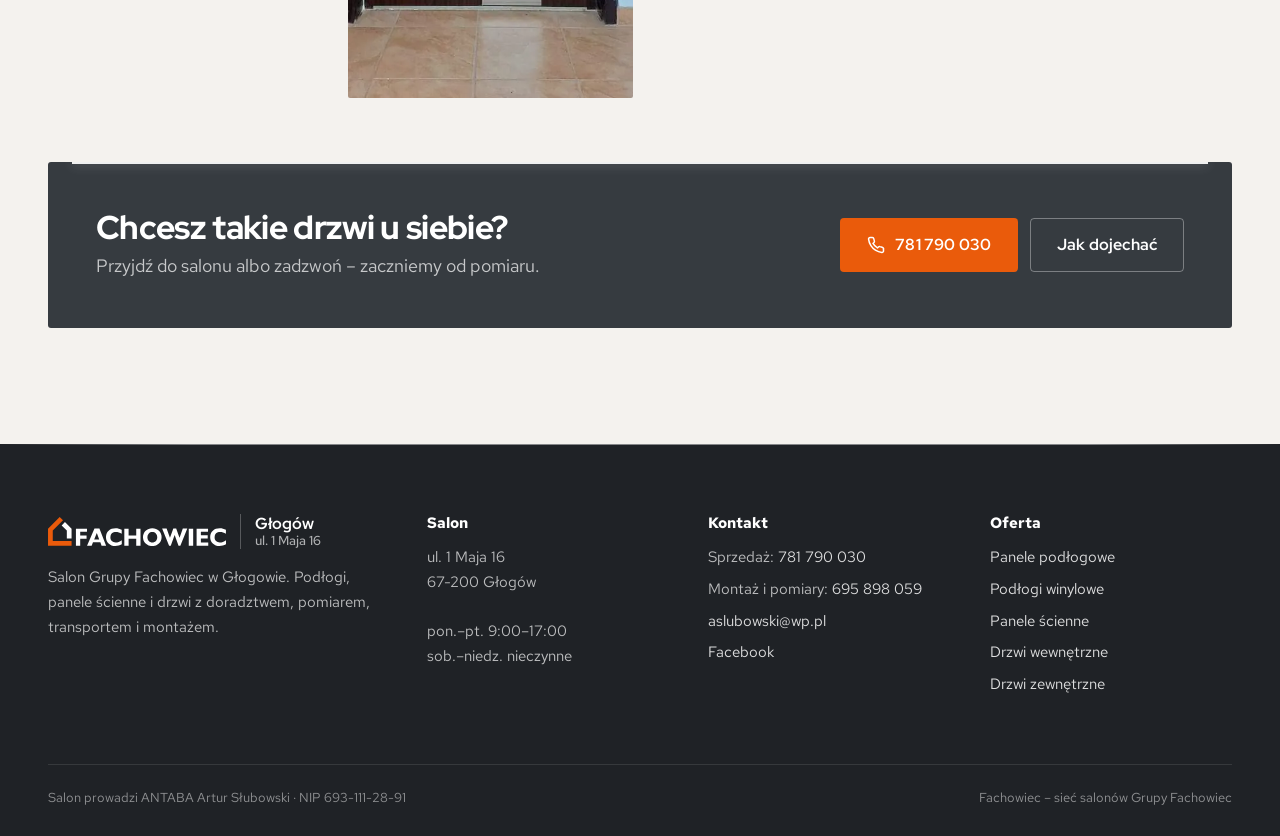
<file: realizacje/index.html>
<!DOCTYPE html>
<html lang="pl">
<head>
<meta charset="utf-8">
<meta name="viewport" content="width=device-width, initial-scale=1">
<title>Montaż drzwi Głogów – realizacje i zdjęcia salonu Fachowiec</title>
<meta name="description" content="Zdjęcia montażu drzwi w Głogowie i okolicach oraz ekspozycji salonu Fachowiec przy ul. 1 Maja 16.">
<meta name="robots" content="index, follow, max-image-preview:large">
<link rel="canonical" href="https://impulseo-pl.github.io/fachowiec-antaba-glogow/realizacje/">
<meta property="og:type" content="website"><meta property="og:locale" content="pl_PL"><meta property="og:site_name" content="Salon Fachowiec Głogów">
<meta property="og:title" content="Montaż drzwi Głogów – realizacje i zdjęcia salonu Fachowiec"><meta property="og:description" content="Zdjęcia montażu drzwi w Głogowie i okolicach oraz ekspozycji salonu Fachowiec przy ul. 1 Maja 16."><meta property="og:url" content="https://impulseo-pl.github.io/fachowiec-antaba-glogow/realizacje/">
<meta property="og:image" content="https://impulseo-pl.github.io/fachowiec-antaba-glogow/og.jpg"><meta property="og:image:width" content="1200"><meta property="og:image:height" content="630">
<meta name="twitter:card" content="summary_large_image">
<meta name="geo.region" content="PL-DS"><meta name="geo.placename" content="Głogów"><meta name="geo.position" content="51.6681;16.0812"><meta name="ICBM" content="51.6681, 16.0812">
<meta name="theme-color" content="#2a2e32">
<link rel="icon" href="../favicon.svg" type="image/svg+xml">
<link rel="preconnect" href="https://fonts.googleapis.com"><link rel="preconnect" href="https://fonts.gstatic.com" crossorigin>
<link href="https://fonts.googleapis.com/css2?family=Red+Hat+Display:wght@500;700;800&family=Red+Hat+Text:wght@400;500;600&display=swap" rel="stylesheet">
<link rel="stylesheet" href="../assets/styles.css">
<script>document.documentElement.classList.add("js")</script>
<script>(function(){try{if(String(location.protocol).indexOf('http')!==0)return;try{if(/[?&#]team=1/.test(location.search+location.hash)){localStorage.setItem('nb_team','1');}}catch(e){}try{if(localStorage.getItem('nb_team')==='1')return;}catch(e){}if((document.referrer||'').indexOf('crm-newbeginning')>-1)return;try{if(navigator.webdriver)return;}catch(e){}try{if(/^https?:\/\/(kris20032|impulseo-pl)\.github\.io\/?$/i.test(document.referrer||''))return;}catch(e){}if(sessionStorage.getItem('_dv'))return;sessionStorage.setItem('_dv','1');var seg=(location.pathname.split('/').filter(Boolean)[0])||'';var base=location.origin+(seg?('/'+seg):'');var ua='';try{ua=(navigator.userAgent||'').slice(0,300);}catch(e){}var EP='https://zngfubfinbojfgaxdrbf.supabase.co/rest/v1/demo_views';var KEY='sb_publishable_MWwoyGlSCWnJ4awtOPF0ow_ZVS0Y8qK';function send(g){try{fetch(EP,{method:'POST',keepalive:true,headers:{'Content-Type':'application/json','apikey':KEY,'Authorization':'Bearer '+KEY,'Prefer':'return=minimal'},body:JSON.stringify({demo_url:base,page:location.pathname,referrer:(document.referrer||null),user_agent:(ua||null),ip:(g&&g.ip)||null,country:(g&&g.cc)||null,city:(g&&g.city)||null})}).catch(function(){});}catch(e){}}var done=false;function once(g){if(done)return;done=true;send(g);}try{var t=setTimeout(function(){once(null);},1500);fetch('https://ipwho.is/?fields=ip,success,country_code,city',{cache:'no-store'}).then(function(r){return r.json();}).then(function(d){clearTimeout(t);once(d&&d.success!==false?{ip:d.ip,cc:d.country_code,city:d.city}:null);}).catch(function(){clearTimeout(t);once(null);});}catch(e){once(null);}}catch(e){}})();</script>
<script type="application/ld+json">{"@context": "https://schema.org", "@graph": [{"@type": ["HomeAndConstructionBusiness", "Store"], "@id": "https://impulseo-pl.github.io/fachowiec-antaba-glogow/#firma", "name": "Salon Fachowiec Głogów – podłogi, ściany, drzwi", "alternateName": ["Fachowiec Antaba", "Antaba Głogów", "ANTABA Artur Słubowski"], "legalName": "ANTABA Artur Słubowski", "founder": {"@type": "Person", "name": "Artur Słubowski"}, "foundingDate": "2017", "taxID": "6931112891", "url": "https://impulseo-pl.github.io/fachowiec-antaba-glogow/", "logo": "https://impulseo-pl.github.io/fachowiec-antaba-glogow/assets/logo-fachowiec.svg", "image": ["https://impulseo-pl.github.io/fachowiec-antaba-glogow/img/salon-fachowiec-glogow-1-maja-16-800.webp", "https://impulseo-pl.github.io/fachowiec-antaba-glogow/img/salon-glogow-wnetrze-ekspozycja-800.webp", "https://impulseo-pl.github.io/fachowiec-antaba-glogow/og.jpg"], "telephone": "+48781790030", "email": "aslubowski@wp.pl", "priceRange": "$$", "description": "Salon Grupy Fachowiec w Głogowie: panele podłogowe laminowane, winylowe i drewniane, panele ścienne, deski tarasowe, drzwi wewnętrzne i zewnętrzne. Doradztwo, próbki, pomiar, transport i montaż.", "brand": [{"@type": "Brand", "name": "DRE"}, {"@type": "Brand", "name": "Porta"}, {"@type": "Brand", "name": "Erkado"}, {"@type": "Brand", "name": "Gerda"}, {"@type": "Brand", "name": "KMT"}, {"@type": "Brand", "name": "KR Center"}, {"@type": "Brand", "name": "Swiss Krono"}, {"@type": "Brand", "name": "Gerflor"}], "parentOrganization": {"@type": "Organization", "name": "Grupa Fachowiec", "url": "https://grupafachowiec.eu/"}, "address": {"@type": "PostalAddress", "streetAddress": "ul. 1 Maja 16", "postalCode": "67-200", "addressLocality": "Głogów", "addressRegion": "dolnośląskie", "addressCountry": "PL"}, "geo": {"@type": "GeoCoordinates", "latitude": 51.6681, "longitude": 16.0812}, "hasMap": "https://www.openstreetmap.org/?mlat=51.6681&mlon=16.0812#map=18/51.6681/16.0812", "openingHoursSpecification": [{"@type": "OpeningHoursSpecification", "dayOfWeek": ["Monday", "Tuesday", "Wednesday", "Thursday", "Friday"], "opens": "09:00", "closes": "17:00"}], "areaServed": [{"@type": "City", "name": "Głogów"}, {"@type": "City", "name": "Sława"}, {"@type": "City", "name": "Wschowa"}, {"@type": "State", "name": "dolnośląskie"}, {"@type": "State", "name": "lubuskie"}, {"@type": "State", "name": "wielkopolskie"}], "contactPoint": [{"@type": "ContactPoint", "telephone": "+48781790030", "contactType": "sales", "availableLanguage": "pl"}, {"@type": "ContactPoint", "telephone": "+48695898059", "contactType": "customer service", "description": "Montaż i pomiary", "availableLanguage": "pl"}], "sameAs": ["https://grupafachowiec.eu/salon/glogow/", "https://www.facebook.com/p/Antaba-100055216734311/", "https://www.oferteo.pl/antaba-artur-slubowski/firma/2932520"], "hasOfferCatalog": {"@type": "OfferCatalog", "name": "Oferta salonu", "itemListElement": [{"@type": "OfferCatalog", "name": "Podłogi", "itemListElement": [{"@type": "Offer", "itemOffered": {"@type": "Product", "name": "Panele podłogowe laminowane"}}, {"@type": "Offer", "itemOffered": {"@type": "Product", "name": "Podłogi winylowe LVT"}}, {"@type": "Offer", "itemOffered": {"@type": "Product", "name": "Podłogi drewniane"}}]}, {"@type": "OfferCatalog", "name": "Drzwi", "itemListElement": [{"@type": "Offer", "itemOffered": {"@type": "Product", "name": "Drzwi wewnętrzne"}}, {"@type": "Offer", "itemOffered": {"@type": "Product", "name": "Drzwi łazienkowe"}}, {"@type": "Offer", "itemOffered": {"@type": "Product", "name": "Drzwi zewnętrzne"}}, {"@type": "Offer", "itemOffered": {"@type": "Product", "name": "Drzwi przesuwne"}}]}, {"@type": "OfferCatalog", "name": "Ściany", "itemListElement": [{"@type": "Offer", "itemOffered": {"@type": "Product", "name": "Panele ścienne"}}]}, {"@type": "OfferCatalog", "name": "Deski tarasowe", "itemListElement": [{"@type": "Offer", "itemOffered": {"@type": "Product", "name": "Deski tarasowe"}}]}, {"@type": "OfferCatalog", "name": "Akcesoria", "itemListElement": [{"@type": "Offer", "itemOffered": {"@type": "Product", "name": "Listwy przypodłogowe"}}, {"@type": "Offer", "itemOffered": {"@type": "Product", "name": "Podkłady"}}, {"@type": "Offer", "itemOffered": {"@type": "Product", "name": "Klamki"}}]}]}, "makesOffer": [{"@type": "Offer", "itemOffered": {"@type": "Service", "name": "Pomiar"}}, {"@type": "Offer", "itemOffered": {"@type": "Service", "name": "Transport"}}, {"@type": "Offer", "itemOffered": {"@type": "Service", "name": "Montaż podłóg"}}, {"@type": "Offer", "itemOffered": {"@type": "Service", "name": "Montaż drzwi"}}, {"@type": "Offer", "itemOffered": {"@type": "Service", "name": "Doradztwo"}}, {"@type": "Offer", "itemOffered": {"@type": "Service", "name": "Próbki materiałów"}}]}, {"@type": "WebSite", "@id": "https://impulseo-pl.github.io/fachowiec-antaba-glogow/#strona", "url": "https://impulseo-pl.github.io/fachowiec-antaba-glogow/", "name": "Salon Fachowiec Głogów", "inLanguage": "pl-PL", "publisher": {"@id": "https://impulseo-pl.github.io/fachowiec-antaba-glogow/#firma"}}, {"@type": "WebPage", "@id": "https://impulseo-pl.github.io/fachowiec-antaba-glogow/realizacje/#webpage", "url": "https://impulseo-pl.github.io/fachowiec-antaba-glogow/realizacje/", "name": "Montaż drzwi Głogów – realizacje i zdjęcia salonu Fachowiec", "description": "Zdjęcia montażu drzwi w Głogowie i okolicach oraz ekspozycji salonu Fachowiec przy ul. 1 Maja 16.", "inLanguage": "pl-PL", "isPartOf": {"@id": "https://impulseo-pl.github.io/fachowiec-antaba-glogow/#strona"}, "about": {"@id": "https://impulseo-pl.github.io/fachowiec-antaba-glogow/#firma"}, "dateModified": "2026-11-09"}, {"@type": "BreadcrumbList", "itemListElement": [{"@type": "ListItem", "position": 1, "name": "Start", "item": "https://impulseo-pl.github.io/fachowiec-antaba-glogow/"}, {"@type": "ListItem", "position": 2, "name": "Realizacje", "item": "https://impulseo-pl.github.io/fachowiec-antaba-glogow/realizacje/"}]}, {"@type": "ImageGallery", "@id": "https://impulseo-pl.github.io/fachowiec-antaba-glogow/realizacje/#galeria", "name": "Realizacje i salon – Fachowiec Głogów", "url": "https://impulseo-pl.github.io/fachowiec-antaba-glogow/realizacje/", "associatedMedia": [{"@type": "ImageObject", "contentUrl": "https://impulseo-pl.github.io/fachowiec-antaba-glogow/img/drzwi-wewnetrzne-dab-czarna-oscieznica-1153.webp", "caption": "Drzwi wewnętrzne w jasnym dębie z czarną ościeżnicą i czarną klamką"}, {"@type": "ImageObject", "contentUrl": "https://impulseo-pl.github.io/fachowiec-antaba-glogow/img/salon-fachowiec-glogow-1-maja-16-800.webp", "caption": "Salon Fachowiec przy ul. 1 Maja 16 w Głogowie – witryna i wejście"}, {"@type": "ImageObject", "contentUrl": "https://impulseo-pl.github.io/fachowiec-antaba-glogow/img/drzwi-zewnetrzne-dwuskrzydlowe-antracyt-448.webp", "caption": "Dwuskrzydłowe drzwi zewnętrzne w antracycie z długim pochwytem, wejście do domu jednorodzinnego"}, {"@type": "ImageObject", "contentUrl": "https://impulseo-pl.github.io/fachowiec-antaba-glogow/img/drzwi-szklane-loft-czarna-rama-1153.webp", "caption": "Szklane drzwi w czarnej ramie ze szprosami w stylu loft, tuż po montażu"}, {"@type": "ImageObject", "contentUrl": "https://impulseo-pl.github.io/fachowiec-antaba-glogow/img/ekspozycja-drzwi-dre-glogow-800.webp", "caption": "Ekspozycja drzwi wewnętrznych DRE w salonie w Głogowie"}, {"@type": "ImageObject", "contentUrl": "https://impulseo-pl.github.io/fachowiec-antaba-glogow/img/drzwi-do-mieszkania-zloty-dab-intarsje-768.webp", "caption": "Drzwi wejściowe do mieszkania w złotym dębie z czterema jasnymi intarsjami"}, {"@type": "ImageObject", "contentUrl": "https://impulseo-pl.github.io/fachowiec-antaba-glogow/img/drzwi-przesuwne-grafit-i-skrzydlowe-977.webp", "caption": "Grafitowe drzwi przesuwne i skrzydłowe z pionowymi aplikacjami w jednym korytarzu"}, {"@type": "ImageObject", "contentUrl": "https://impulseo-pl.github.io/fachowiec-antaba-glogow/img/stanowisko-doradcy-fachowiec-800.webp", "caption": "Stanowisko doradcy w salonie Fachowiec Głogów"}, {"@type": "ImageObject", "contentUrl": "https://impulseo-pl.github.io/fachowiec-antaba-glogow/img/drzwi-wewnetrzne-dab-czarne-oscieznice-para-1153.webp", "caption": "Pojedyncze i dwuskrzydłowe drzwi w jasnym dębie z czarnymi ościeżnicami"}, {"@type": "ImageObject", "contentUrl": "https://impulseo-pl.github.io/fachowiec-antaba-glogow/img/drzwi-zewnetrzne-czarne-cztery-szyby-1400.webp", "caption": "Czarne drzwi zewnętrzne z czterema poziomymi szybami w trakcie montażu, Głogów"}, {"@type": "ImageObject", "contentUrl": "https://impulseo-pl.github.io/fachowiec-antaba-glogow/img/panele-winylowe-gerflor-glogow-800.webp", "caption": "Wzorniki paneli i podłóg winylowych Gerflor oraz Swiss Krono"}, {"@type": "ImageObject", "contentUrl": "https://impulseo-pl.github.io/fachowiec-antaba-glogow/img/drzwi-wewnetrzne-biale-czarne-oscieznice-1153.webp", "caption": "Dwoje białych gładkich drzwi z czarnymi ościeżnicami w narożniku przedpokoju"}, {"@type": "ImageObject", "contentUrl": "https://impulseo-pl.github.io/fachowiec-antaba-glogow/img/drzwi-dwuskrzydlowe-dab-czarna-rama-szprosy-918.webp", "caption": "Dwuskrzydłowe drzwi w dębowej okleinie z czarną ramą i przeszkleniem ze szprosami"}, {"@type": "ImageObject", "contentUrl": "https://impulseo-pl.github.io/fachowiec-antaba-glogow/img/listwy-i-panele-wzorniki-800.webp", "caption": "Wzorniki listew przypodłogowych i paneli w salonie"}, {"@type": "ImageObject", "contentUrl": "https://impulseo-pl.github.io/fachowiec-antaba-glogow/img/drzwi-do-mieszkania-szary-dab-wizjer-1080.webp", "caption": "Drzwi wejściowe do mieszkania w szarym dekorze drewna, z wizjerem i frezami"}, {"@type": "ImageObject", "contentUrl": "https://impulseo-pl.github.io/fachowiec-antaba-glogow/img/drzwi-wewnetrzne-okleina-drewno-przeszklenia-1152.webp", "caption": "Dwa modele drzwi wewnętrznych w okleinie drewnopodobnej z poziomymi przeszkleniami"}, {"@type": "ImageObject", "contentUrl": "https://impulseo-pl.github.io/fachowiec-antaba-glogow/img/wzorniki-podlog-salon-800.webp", "caption": "Wzorniki podłóg przy witrynie salonu"}, {"@type": "ImageObject", "contentUrl": "https://impulseo-pl.github.io/fachowiec-antaba-glogow/img/drzwi-przesuwne-biale-przeszklone-768.webp", "caption": "Białe, częściowo przeszklone drzwi przesuwne naścienne w trakcie montażu"}, {"@type": "ImageObject", "contentUrl": "https://impulseo-pl.github.io/fachowiec-antaba-glogow/img/drzwi-zewnetrzne-ciemny-orzech-z-przeszkleniem-448.webp", "caption": "Drzwi zewnętrzne w kolorze ciemnego orzecha z pionowym przeszkleniem, tuż po osadzeniu"}, {"@type": "ImageObject", "contentUrl": "https://impulseo-pl.github.io/fachowiec-antaba-glogow/img/drzwi-dre-dab-ekspozycja-655.webp", "caption": "Drzwi w dekorze dębu z czarnym pochwytem na ekspozycji DRE"}, {"@type": "ImageObject", "contentUrl": "https://impulseo-pl.github.io/fachowiec-antaba-glogow/img/drzwi-wewnetrzne-biale-ramiakowe-glogow-896.webp", "caption": "Białe drzwi wewnętrzne ramiakowe przy ciemnej, strukturalnej tapecie"}, {"@type": "ImageObject", "contentUrl": "https://impulseo-pl.github.io/fachowiec-antaba-glogow/img/drzwi-do-mieszkania-ciemne-z-aplikacja-1152.webp", "caption": "Ciemne drzwi wejściowe do mieszkania z dwiema łukowymi aplikacjami"}, {"@type": "ImageObject", "contentUrl": "https://impulseo-pl.github.io/fachowiec-antaba-glogow/img/drzwi-porta-szklane-loft-656.webp", "caption": "Drzwi Porta: przeszklone w czarnej ramie i z lustrem"}, {"@type": "ImageObject", "contentUrl": "https://impulseo-pl.github.io/fachowiec-antaba-glogow/img/drzwi-wewnetrzne-biale-trzy-frezy-896.webp", "caption": "Białe drzwi wewnętrzne z trzema poziomymi frezami i czarną klamką"}, {"@type": "ImageObject", "contentUrl": "https://impulseo-pl.github.io/fachowiec-antaba-glogow/img/drzwi-wewnetrzne-biale-z-tulejami-1400.webp", "caption": "Dwoje białych drzwi wewnętrznych, jedne z tulejami wentylacyjnymi, w narożniku pokoju"}, {"@type": "ImageObject", "contentUrl": "https://impulseo-pl.github.io/fachowiec-antaba-glogow/img/drzwi-z-przeszkleniem-ekspozycja-635.webp", "caption": "Drzwi wewnętrzne z przeszkleniami na ekspozycji"}, {"@type": "ImageObject", "contentUrl": "https://impulseo-pl.github.io/fachowiec-antaba-glogow/img/drzwi-wewnetrzne-biale-frezowane-komplet-432.webp", "caption": "Dwoje białych drzwi z poziomymi frezami i czarnymi klamkami w jasnym przedpokoju"}, {"@type": "ImageObject", "contentUrl": "https://impulseo-pl.github.io/fachowiec-antaba-glogow/img/drzwi-wewnetrzne-biale-z-niebieskim-paskiem-432.webp", "caption": "Białe drzwi wewnętrzne z pionowym niebieskim przeszkleniem i czarną klamką"}, {"@type": "ImageObject", "contentUrl": "https://impulseo-pl.github.io/fachowiec-antaba-glogow/img/drzwi-zewnetrzne-ekspozycja-glogow-600.webp", "caption": "Drzwi zewnętrzne z pochwytami na ekspozycji w Głogowie"}, {"@type": "ImageObject", "contentUrl": "https://impulseo-pl.github.io/fachowiec-antaba-glogow/img/salon-glogow-wnetrze-ekspozycja-800.webp", "caption": "Wnętrze salonu: ekspozycja drzwi i podłóg, widok od wejścia"}, {"@type": "ImageObject", "contentUrl": "https://impulseo-pl.github.io/fachowiec-antaba-glogow/img/ekspozycja-drzwi-wewnetrznych-800.webp", "caption": "Drzwi wewnętrzne w grafitowych portalach ekspozycji"}, {"@type": "ImageObject", "contentUrl": "https://impulseo-pl.github.io/fachowiec-antaba-glogow/img/panele-swiss-krono-glogow-800.webp", "caption": "Panele podłogowe Swiss Krono na ekspozycji w salonie"}, {"@type": "ImageObject", "contentUrl": "https://impulseo-pl.github.io/fachowiec-antaba-glogow/img/wzornik-paneli-podlogowych-800.webp", "caption": "Wzornik paneli podłogowych w kolorach drewna"}, {"@type": "ImageObject", "contentUrl": "https://impulseo-pl.github.io/fachowiec-antaba-glogow/img/listwy-przypodlogowe-wzornik-800.webp", "caption": "Listwy przypodłogowe na stojaku ekspozycyjnym obok wzorników paneli"}, {"@type": "ImageObject", "contentUrl": "https://impulseo-pl.github.io/fachowiec-antaba-glogow/img/klamki-akcesoria-drzwi-600.webp", "caption": "Stojak z klamkami i akcesoriami do drzwi"}, {"@type": "ImageObject", "contentUrl": "https://impulseo-pl.github.io/fachowiec-antaba-glogow/img/drzwi-wewnetrzne-jasne-ekspozycja-637.webp", "caption": "Jasne drzwi wewnętrzne i wzornik okleiny na ekspozycji"}, {"@type": "ImageObject", "contentUrl": "https://impulseo-pl.github.io/fachowiec-antaba-glogow/img/drzwi-porta-szalwia-biale-622.webp", "caption": "Drzwi Porta w kolorze szałwii i bieli na ekspozycji"}, {"@type": "ImageObject", "contentUrl": "https://impulseo-pl.github.io/fachowiec-antaba-glogow/img/drzwi-zewnetrzne-dab-ekspozycja-750.webp", "caption": "Drzwi wejściowe w dekorze dębu na ekspozycji"}]}]}</script>
</head>
<body>
<a class="skip" href="#tresc">Przejdź do treści</a>
<header class="top">
 <div class="wrap">
  <a class="brand" href="../" aria-label="Salon Fachowiec Głogów – strona główna"><img src="../assets/logo-fachowiec.svg" width="178" height="29" alt="Fachowiec"><span><b>Głogów</b>ul. 1 Maja 16</span></a>
  <nav class="nav" aria-label="Menu główne"><a href="../">Start</a><a href="../podlogi-i-sciany/">Podłogi i ściany</a><a href="../drzwi/">Drzwi</a><a href="../realizacje/" aria-current=page>Realizacje</a><a href="../kontakt/">Kontakt</a></nav>
  <a class="tel" href="tel:+48781790030"><small>Sprzedaż i doradztwo</small><b>781 790 030</b></a>
  <button class="burger" aria-label="Menu" aria-expanded="false" aria-controls="mnav"><i></i><i></i><i></i></button>
 </div>
</header>
<nav class="mnav" id="mnav" aria-label="Menu mobilne"><a href="../">Start</a><a href="../podlogi-i-sciany/">Podłogi i ściany</a><a href="../drzwi/">Drzwi</a><a href="../realizacje/">Realizacje</a><a href="../kontakt/">Kontakt</a><div class="mt">Sprzedaż i doradztwo<a href="tel:+48781790030">781 790 030</a></div></nav>
<main id="tresc">

<section class="ph" aria-labelledby="h1"><div class="wrap">
 <div><nav class="okr" aria-label="Okruszki"><ol><li><a href="../">Start</a></li><li aria-current="page">Realizacje</li></ol></nav><h1 id="h1">Montaż drzwi w Głogowie – realizacje i salon</h1><p class="lead">19 montaży drzwi z Głogowa i okolic, sfotografowanych telefonem na budowie i w mieszkaniach klientów, oraz 19 zdjęć ekspozycji w salonie.</p></div>
 <div class="portal"><div class="okno"><img src="../img/drzwi-wewnetrzne-dab-czarne-oscieznice-para-900.webp" srcset="../img/drzwi-wewnetrzne-dab-czarne-oscieznice-para-480.webp 480w, ../img/drzwi-wewnetrzne-dab-czarne-oscieznice-para-900.webp 900w, ../img/drzwi-wewnetrzne-dab-czarne-oscieznice-para-1153.webp 1153w" sizes="(max-width: 860px) 100vw, 52vw" width="900" height="1599" alt="Pojedyncze i dwuskrzydłowe drzwi w jasnym dębie z czarnymi ościeżnicami" fetchpriority="high" data-t="Po montażu" data-s="Drzwi w jasnym dębie z czarnymi ościeżnicami"></div><div class="podpis"><span><b>Po montażu</b><span>Drzwi w jasnym dębie z czarnymi ościeżnicami</span></span><span class="kr" aria-hidden="true"></span></div></div>
</div></section>
<section class="sek" aria-label="Galeria" style="padding-top:clamp(40px,5vw,70px)"><div class="wrap">
 <div class="zakl" role="group" aria-label="Filtruj zdjęcia"><button type="button" data-f="all" aria-pressed="true">Wszystkie<sup>38</sup></button><button type="button" data-f="salon" aria-pressed="false">Salon<sup>19</sup></button><button type="button" data-f="wew" aria-pressed="false">Wewnętrzne<sup>11</sup></button><button type="button" data-f="mie" aria-pressed="false">Do mieszkań<sup>3</sup></button><button type="button" data-f="zew" aria-pressed="false">Zewnętrzne<sup>3</sup></button><button type="button" data-f="prz" aria-pressed="false">Przesuwne<sup>2</sup></button></div>
 <div class="siatka"><figure data-k="wew" tabindex="0"><img src="../img/drzwi-wewnetrzne-dab-czarna-oscieznica-900.webp" srcset="../img/drzwi-wewnetrzne-dab-czarna-oscieznica-480.webp 480w, ../img/drzwi-wewnetrzne-dab-czarna-oscieznica-900.webp 900w, ../img/drzwi-wewnetrzne-dab-czarna-oscieznica-1153.webp 1153w" sizes="(max-width: 600px) 100vw, (max-width: 1100px) 50vw, 25vw" width="900" height="1599" alt="Drzwi wewnętrzne w jasnym dębie z czarną ościeżnicą i czarną klamką" loading="lazy" decoding="async" data-full="../img/drzwi-wewnetrzne-dab-czarna-oscieznica-1153.webp"><figcaption>Drzwi wewnętrzne w jasnym dębie z czarną ościeżnicą i czarną klamką</figcaption></figure><figure data-k="salon" tabindex="0"><img src="../img/salon-fachowiec-glogow-1-maja-16-800.webp" srcset="../img/salon-fachowiec-glogow-1-maja-16-480.webp 480w, ../img/salon-fachowiec-glogow-1-maja-16-800.webp 800w" sizes="(max-width: 600px) 100vw, (max-width: 1100px) 50vw, 25vw" width="800" height="610" alt="Salon Fachowiec przy ul. 1 Maja 16 w Głogowie – witryna i wejście" loading="lazy" decoding="async" data-full="../img/salon-fachowiec-glogow-1-maja-16-800.webp"><figcaption>Salon Fachowiec przy ul. 1 Maja 16 w Głogowie – witryna i wejście</figcaption></figure><figure data-k="zew" tabindex="0"><img src="../img/drzwi-zewnetrzne-dwuskrzydlowe-antracyt-448.webp" srcset="../img/drzwi-zewnetrzne-dwuskrzydlowe-antracyt-448.webp 448w" sizes="(max-width: 600px) 100vw, (max-width: 1100px) 50vw, 25vw" width="448" height="1000" alt="Dwuskrzydłowe drzwi zewnętrzne w antracycie z długim pochwytem, wejście do domu jednorodzinnego" loading="lazy" decoding="async" data-full="../img/drzwi-zewnetrzne-dwuskrzydlowe-antracyt-448.webp"><figcaption>Dwuskrzydłowe drzwi zewnętrzne w antracycie z długim pochwytem, wejście do domu jednorodzinnego</figcaption></figure><figure data-k="wew" tabindex="0"><img src="../img/drzwi-szklane-loft-czarna-rama-900.webp" srcset="../img/drzwi-szklane-loft-czarna-rama-480.webp 480w, ../img/drzwi-szklane-loft-czarna-rama-900.webp 900w, ../img/drzwi-szklane-loft-czarna-rama-1153.webp 1153w" sizes="(max-width: 600px) 100vw, (max-width: 1100px) 50vw, 25vw" width="900" height="1599" alt="Szklane drzwi w czarnej ramie ze szprosami w stylu loft, tuż po montażu" loading="lazy" decoding="async" data-full="../img/drzwi-szklane-loft-czarna-rama-1153.webp"><figcaption>Szklane drzwi w czarnej ramie ze szprosami w stylu loft, tuż po montażu</figcaption></figure><figure data-k="salon" tabindex="0"><img src="../img/ekspozycja-drzwi-dre-glogow-800.webp" srcset="../img/ekspozycja-drzwi-dre-glogow-480.webp 480w, ../img/ekspozycja-drzwi-dre-glogow-800.webp 800w" sizes="(max-width: 600px) 100vw, (max-width: 1100px) 50vw, 25vw" width="800" height="600" alt="Ekspozycja drzwi wewnętrznych DRE w salonie w Głogowie" loading="lazy" decoding="async" data-full="../img/ekspozycja-drzwi-dre-glogow-800.webp"><figcaption>Ekspozycja drzwi wewnętrznych DRE w salonie w Głogowie</figcaption></figure><figure data-k="mie" tabindex="0"><img src="../img/drzwi-do-mieszkania-zloty-dab-intarsje-768.webp" srcset="../img/drzwi-do-mieszkania-zloty-dab-intarsje-480.webp 480w, ../img/drzwi-do-mieszkania-zloty-dab-intarsje-768.webp 768w" sizes="(max-width: 600px) 100vw, (max-width: 1100px) 50vw, 25vw" width="768" height="1024" alt="Drzwi wejściowe do mieszkania w złotym dębie z czterema jasnymi intarsjami" loading="lazy" decoding="async" data-full="../img/drzwi-do-mieszkania-zloty-dab-intarsje-768.webp"><figcaption>Drzwi wejściowe do mieszkania w złotym dębie z czterema jasnymi intarsjami</figcaption></figure><figure data-k="prz" tabindex="0"><img src="../img/drzwi-przesuwne-grafit-i-skrzydlowe-900.webp" srcset="../img/drzwi-przesuwne-grafit-i-skrzydlowe-480.webp 480w, ../img/drzwi-przesuwne-grafit-i-skrzydlowe-900.webp 900w, ../img/drzwi-przesuwne-grafit-i-skrzydlowe-977.webp 977w" sizes="(max-width: 600px) 100vw, (max-width: 1100px) 50vw, 25vw" width="900" height="1597" alt="Grafitowe drzwi przesuwne i skrzydłowe z pionowymi aplikacjami w jednym korytarzu" loading="lazy" decoding="async" data-full="../img/drzwi-przesuwne-grafit-i-skrzydlowe-977.webp"><figcaption>Grafitowe drzwi przesuwne i skrzydłowe z pionowymi aplikacjami w jednym korytarzu</figcaption></figure><figure data-k="salon" tabindex="0"><img src="../img/stanowisko-doradcy-fachowiec-800.webp" srcset="../img/stanowisko-doradcy-fachowiec-480.webp 480w, ../img/stanowisko-doradcy-fachowiec-800.webp 800w" sizes="(max-width: 600px) 100vw, (max-width: 1100px) 50vw, 25vw" width="800" height="600" alt="Stanowisko doradcy w salonie Fachowiec Głogów" loading="lazy" decoding="async" data-full="../img/stanowisko-doradcy-fachowiec-800.webp"><figcaption>Stanowisko doradcy w salonie Fachowiec Głogów</figcaption></figure><figure data-k="wew" tabindex="0"><img src="../img/drzwi-wewnetrzne-dab-czarne-oscieznice-para-900.webp" srcset="../img/drzwi-wewnetrzne-dab-czarne-oscieznice-para-480.webp 480w, ../img/drzwi-wewnetrzne-dab-czarne-oscieznice-para-900.webp 900w, ../img/drzwi-wewnetrzne-dab-czarne-oscieznice-para-1153.webp 1153w" sizes="(max-width: 600px) 100vw, (max-width: 1100px) 50vw, 25vw" width="900" height="1599" alt="Pojedyncze i dwuskrzydłowe drzwi w jasnym dębie z czarnymi ościeżnicami" loading="lazy" decoding="async" data-full="../img/drzwi-wewnetrzne-dab-czarne-oscieznice-para-1153.webp"><figcaption>Pojedyncze i dwuskrzydłowe drzwi w jasnym dębie z czarnymi ościeżnicami</figcaption></figure><figure data-k="zew" tabindex="0"><img src="../img/drzwi-zewnetrzne-czarne-cztery-szyby-900.webp" srcset="../img/drzwi-zewnetrzne-czarne-cztery-szyby-480.webp 480w, ../img/drzwi-zewnetrzne-czarne-cztery-szyby-900.webp 900w, ../img/drzwi-zewnetrzne-czarne-cztery-szyby-1400.webp 1400w" sizes="(max-width: 600px) 100vw, (max-width: 1100px) 50vw, 25vw" width="900" height="1200" alt="Czarne drzwi zewnętrzne z czterema poziomymi szybami w trakcie montażu, Głogów" loading="lazy" decoding="async" data-full="../img/drzwi-zewnetrzne-czarne-cztery-szyby-1400.webp"><figcaption>Czarne drzwi zewnętrzne z czterema poziomymi szybami w trakcie montażu, Głogów</figcaption></figure><figure data-k="salon" tabindex="0"><img src="../img/panele-winylowe-gerflor-glogow-800.webp" srcset="../img/panele-winylowe-gerflor-glogow-480.webp 480w, ../img/panele-winylowe-gerflor-glogow-800.webp 800w" sizes="(max-width: 600px) 100vw, (max-width: 1100px) 50vw, 25vw" width="800" height="600" alt="Wzorniki paneli i podłóg winylowych Gerflor oraz Swiss Krono" loading="lazy" decoding="async" data-full="../img/panele-winylowe-gerflor-glogow-800.webp"><figcaption>Wzorniki paneli i podłóg winylowych Gerflor oraz Swiss Krono</figcaption></figure><figure data-k="wew" tabindex="0"><img src="../img/drzwi-wewnetrzne-biale-czarne-oscieznice-900.webp" srcset="../img/drzwi-wewnetrzne-biale-czarne-oscieznice-480.webp 480w, ../img/drzwi-wewnetrzne-biale-czarne-oscieznice-900.webp 900w, ../img/drzwi-wewnetrzne-biale-czarne-oscieznice-1153.webp 1153w" sizes="(max-width: 600px) 100vw, (max-width: 1100px) 50vw, 25vw" width="900" height="1599" alt="Dwoje białych gładkich drzwi z czarnymi ościeżnicami w narożniku przedpokoju" loading="lazy" decoding="async" data-full="../img/drzwi-wewnetrzne-biale-czarne-oscieznice-1153.webp"><figcaption>Dwoje białych gładkich drzwi z czarnymi ościeżnicami w narożniku przedpokoju</figcaption></figure><figure data-k="wew" tabindex="0"><img src="../img/drzwi-dwuskrzydlowe-dab-czarna-rama-szprosy-900.webp" srcset="../img/drzwi-dwuskrzydlowe-dab-czarna-rama-szprosy-480.webp 480w, ../img/drzwi-dwuskrzydlowe-dab-czarna-rama-szprosy-900.webp 900w, ../img/drzwi-dwuskrzydlowe-dab-czarna-rama-szprosy-918.webp 918w" sizes="(max-width: 600px) 100vw, (max-width: 1100px) 50vw, 25vw" width="900" height="2008" alt="Dwuskrzydłowe drzwi w dębowej okleinie z czarną ramą i przeszkleniem ze szprosami" loading="lazy" decoding="async" data-full="../img/drzwi-dwuskrzydlowe-dab-czarna-rama-szprosy-918.webp"><figcaption>Dwuskrzydłowe drzwi w dębowej okleinie z czarną ramą i przeszkleniem ze szprosami</figcaption></figure><figure data-k="salon" tabindex="0"><img src="../img/listwy-i-panele-wzorniki-800.webp" srcset="../img/listwy-i-panele-wzorniki-480.webp 480w, ../img/listwy-i-panele-wzorniki-800.webp 800w" sizes="(max-width: 600px) 100vw, (max-width: 1100px) 50vw, 25vw" width="800" height="600" alt="Wzorniki listew przypodłogowych i paneli w salonie" loading="lazy" decoding="async" data-full="../img/listwy-i-panele-wzorniki-800.webp"><figcaption>Wzorniki listew przypodłogowych i paneli w salonie</figcaption></figure><figure data-k="mie" tabindex="0"><img src="../img/drzwi-do-mieszkania-szary-dab-wizjer-900.webp" srcset="../img/drzwi-do-mieszkania-szary-dab-wizjer-480.webp 480w, ../img/drzwi-do-mieszkania-szary-dab-wizjer-900.webp 900w, ../img/drzwi-do-mieszkania-szary-dab-wizjer-1080.webp 1080w" sizes="(max-width: 600px) 100vw, (max-width: 1100px) 50vw, 25vw" width="900" height="1200" alt="Drzwi wejściowe do mieszkania w szarym dekorze drewna, z wizjerem i frezami" loading="lazy" decoding="async" data-full="../img/drzwi-do-mieszkania-szary-dab-wizjer-1080.webp"><figcaption>Drzwi wejściowe do mieszkania w szarym dekorze drewna, z wizjerem i frezami</figcaption></figure><figure data-k="wew" tabindex="0"><img src="../img/drzwi-wewnetrzne-okleina-drewno-przeszklenia-900.webp" srcset="../img/drzwi-wewnetrzne-okleina-drewno-przeszklenia-480.webp 480w, ../img/drzwi-wewnetrzne-okleina-drewno-przeszklenia-900.webp 900w, ../img/drzwi-wewnetrzne-okleina-drewno-przeszklenia-1152.webp 1152w" sizes="(max-width: 600px) 100vw, (max-width: 1100px) 50vw, 25vw" width="900" height="1209" alt="Dwa modele drzwi wewnętrznych w okleinie drewnopodobnej z poziomymi przeszkleniami" loading="lazy" decoding="async" data-full="../img/drzwi-wewnetrzne-okleina-drewno-przeszklenia-1152.webp"><figcaption>Dwa modele drzwi wewnętrznych w okleinie drewnopodobnej z poziomymi przeszkleniami</figcaption></figure><figure data-k="salon" tabindex="0"><img src="../img/wzorniki-podlog-salon-800.webp" srcset="../img/wzorniki-podlog-salon-480.webp 480w, ../img/wzorniki-podlog-salon-800.webp 800w" sizes="(max-width: 600px) 100vw, (max-width: 1100px) 50vw, 25vw" width="800" height="600" alt="Wzorniki podłóg przy witrynie salonu" loading="lazy" decoding="async" data-full="../img/wzorniki-podlog-salon-800.webp"><figcaption>Wzorniki podłóg przy witrynie salonu</figcaption></figure><figure data-k="prz" tabindex="0"><img src="../img/drzwi-przesuwne-biale-przeszklone-768.webp" srcset="../img/drzwi-przesuwne-biale-przeszklone-480.webp 480w, ../img/drzwi-przesuwne-biale-przeszklone-768.webp 768w" sizes="(max-width: 600px) 100vw, (max-width: 1100px) 50vw, 25vw" width="768" height="1024" alt="Białe, częściowo przeszklone drzwi przesuwne naścienne w trakcie montażu" loading="lazy" decoding="async" data-full="../img/drzwi-przesuwne-biale-przeszklone-768.webp"><figcaption>Białe, częściowo przeszklone drzwi przesuwne naścienne w trakcie montażu</figcaption></figure><figure data-k="zew" tabindex="0"><img src="../img/drzwi-zewnetrzne-ciemny-orzech-z-przeszkleniem-448.webp" srcset="../img/drzwi-zewnetrzne-ciemny-orzech-z-przeszkleniem-448.webp 448w" sizes="(max-width: 600px) 100vw, (max-width: 1100px) 50vw, 25vw" width="448" height="1000" alt="Drzwi zewnętrzne w kolorze ciemnego orzecha z pionowym przeszkleniem, tuż po osadzeniu" loading="lazy" decoding="async" data-full="../img/drzwi-zewnetrzne-ciemny-orzech-z-przeszkleniem-448.webp"><figcaption>Drzwi zewnętrzne w kolorze ciemnego orzecha z pionowym przeszkleniem, tuż po osadzeniu</figcaption></figure><figure data-k="salon" tabindex="0"><img src="../img/drzwi-dre-dab-ekspozycja-655.webp" srcset="../img/drzwi-dre-dab-ekspozycja-480.webp 480w, ../img/drzwi-dre-dab-ekspozycja-655.webp 655w" sizes="(max-width: 600px) 100vw, (max-width: 1100px) 50vw, 25vw" width="655" height="800" alt="Drzwi w dekorze dębu z czarnym pochwytem na ekspozycji DRE" loading="lazy" decoding="async" data-full="../img/drzwi-dre-dab-ekspozycja-655.webp"><figcaption>Drzwi w dekorze dębu z czarnym pochwytem na ekspozycji DRE</figcaption></figure><figure data-k="wew" tabindex="0"><img src="../img/drzwi-wewnetrzne-biale-ramiakowe-glogow-896.webp" srcset="../img/drzwi-wewnetrzne-biale-ramiakowe-glogow-480.webp 480w, ../img/drzwi-wewnetrzne-biale-ramiakowe-glogow-896.webp 896w" sizes="(max-width: 600px) 100vw, (max-width: 1100px) 50vw, 25vw" width="896" height="2000" alt="Białe drzwi wewnętrzne ramiakowe przy ciemnej, strukturalnej tapecie" loading="lazy" decoding="async" data-full="../img/drzwi-wewnetrzne-biale-ramiakowe-glogow-896.webp"><figcaption>Białe drzwi wewnętrzne ramiakowe przy ciemnej, strukturalnej tapecie</figcaption></figure><figure data-k="mie" tabindex="0"><img src="../img/drzwi-do-mieszkania-ciemne-z-aplikacja-900.webp" srcset="../img/drzwi-do-mieszkania-ciemne-z-aplikacja-480.webp 480w, ../img/drzwi-do-mieszkania-ciemne-z-aplikacja-900.webp 900w, ../img/drzwi-do-mieszkania-ciemne-z-aplikacja-1152.webp 1152w" sizes="(max-width: 600px) 100vw, (max-width: 1100px) 50vw, 25vw" width="900" height="1209" alt="Ciemne drzwi wejściowe do mieszkania z dwiema łukowymi aplikacjami" loading="lazy" decoding="async" data-full="../img/drzwi-do-mieszkania-ciemne-z-aplikacja-1152.webp"><figcaption>Ciemne drzwi wejściowe do mieszkania z dwiema łukowymi aplikacjami</figcaption></figure><figure data-k="salon" tabindex="0"><img src="../img/drzwi-porta-szklane-loft-656.webp" srcset="../img/drzwi-porta-szklane-loft-480.webp 480w, ../img/drzwi-porta-szklane-loft-656.webp 656w" sizes="(max-width: 600px) 100vw, (max-width: 1100px) 50vw, 25vw" width="656" height="800" alt="Drzwi Porta: przeszklone w czarnej ramie i z lustrem" loading="lazy" decoding="async" data-full="../img/drzwi-porta-szklane-loft-656.webp"><figcaption>Drzwi Porta: przeszklone w czarnej ramie i z lustrem</figcaption></figure><figure data-k="wew" tabindex="0"><img src="../img/drzwi-wewnetrzne-biale-trzy-frezy-896.webp" srcset="../img/drzwi-wewnetrzne-biale-trzy-frezy-480.webp 480w, ../img/drzwi-wewnetrzne-biale-trzy-frezy-896.webp 896w" sizes="(max-width: 600px) 100vw, (max-width: 1100px) 50vw, 25vw" width="896" height="2000" alt="Białe drzwi wewnętrzne z trzema poziomymi frezami i czarną klamką" loading="lazy" decoding="async" data-full="../img/drzwi-wewnetrzne-biale-trzy-frezy-896.webp"><figcaption>Białe drzwi wewnętrzne z trzema poziomymi frezami i czarną klamką</figcaption></figure><figure data-k="wew" tabindex="0"><img src="../img/drzwi-wewnetrzne-biale-z-tulejami-900.webp" srcset="../img/drzwi-wewnetrzne-biale-z-tulejami-480.webp 480w, ../img/drzwi-wewnetrzne-biale-z-tulejami-900.webp 900w, ../img/drzwi-wewnetrzne-biale-z-tulejami-1400.webp 1400w" sizes="(max-width: 600px) 100vw, (max-width: 1100px) 50vw, 25vw" width="900" height="1202" alt="Dwoje białych drzwi wewnętrznych, jedne z tulejami wentylacyjnymi, w narożniku pokoju" loading="lazy" decoding="async" data-full="../img/drzwi-wewnetrzne-biale-z-tulejami-1400.webp"><figcaption>Dwoje białych drzwi wewnętrznych, jedne z tulejami wentylacyjnymi, w narożniku pokoju</figcaption></figure><figure data-k="salon" tabindex="0"><img src="../img/drzwi-z-przeszkleniem-ekspozycja-635.webp" srcset="../img/drzwi-z-przeszkleniem-ekspozycja-480.webp 480w, ../img/drzwi-z-przeszkleniem-ekspozycja-635.webp 635w" sizes="(max-width: 600px) 100vw, (max-width: 1100px) 50vw, 25vw" width="635" height="800" alt="Drzwi wewnętrzne z przeszkleniami na ekspozycji" loading="lazy" decoding="async" data-full="../img/drzwi-z-przeszkleniem-ekspozycja-635.webp"><figcaption>Drzwi wewnętrzne z przeszkleniami na ekspozycji</figcaption></figure><figure data-k="wew" tabindex="0"><img src="../img/drzwi-wewnetrzne-biale-frezowane-komplet-432.webp" srcset="../img/drzwi-wewnetrzne-biale-frezowane-komplet-432.webp 432w" sizes="(max-width: 600px) 100vw, (max-width: 1100px) 50vw, 25vw" width="432" height="960" alt="Dwoje białych drzwi z poziomymi frezami i czarnymi klamkami w jasnym przedpokoju" loading="lazy" decoding="async" data-full="../img/drzwi-wewnetrzne-biale-frezowane-komplet-432.webp"><figcaption>Dwoje białych drzwi z poziomymi frezami i czarnymi klamkami w jasnym przedpokoju</figcaption></figure><figure data-k="wew" tabindex="0"><img src="../img/drzwi-wewnetrzne-biale-z-niebieskim-paskiem-432.webp" srcset="../img/drzwi-wewnetrzne-biale-z-niebieskim-paskiem-432.webp 432w" sizes="(max-width: 600px) 100vw, (max-width: 1100px) 50vw, 25vw" width="432" height="960" alt="Białe drzwi wewnętrzne z pionowym niebieskim przeszkleniem i czarną klamką" loading="lazy" decoding="async" data-full="../img/drzwi-wewnetrzne-biale-z-niebieskim-paskiem-432.webp"><figcaption>Białe drzwi wewnętrzne z pionowym niebieskim przeszkleniem i czarną klamką</figcaption></figure><figure data-k="salon" tabindex="0"><img src="../img/drzwi-zewnetrzne-ekspozycja-glogow-600.webp" srcset="../img/drzwi-zewnetrzne-ekspozycja-glogow-480.webp 480w, ../img/drzwi-zewnetrzne-ekspozycja-glogow-600.webp 600w" sizes="(max-width: 600px) 100vw, (max-width: 1100px) 50vw, 25vw" width="600" height="800" alt="Drzwi zewnętrzne z pochwytami na ekspozycji w Głogowie" loading="lazy" decoding="async" data-full="../img/drzwi-zewnetrzne-ekspozycja-glogow-600.webp"><figcaption>Drzwi zewnętrzne z pochwytami na ekspozycji w Głogowie</figcaption></figure><figure data-k="salon" tabindex="0"><img src="../img/salon-glogow-wnetrze-ekspozycja-800.webp" srcset="../img/salon-glogow-wnetrze-ekspozycja-480.webp 480w, ../img/salon-glogow-wnetrze-ekspozycja-800.webp 800w" sizes="(max-width: 600px) 100vw, (max-width: 1100px) 50vw, 25vw" width="800" height="571" alt="Wnętrze salonu: ekspozycja drzwi i podłóg, widok od wejścia" loading="lazy" decoding="async" data-full="../img/salon-glogow-wnetrze-ekspozycja-800.webp"><figcaption>Wnętrze salonu: ekspozycja drzwi i podłóg, widok od wejścia</figcaption></figure><figure data-k="salon" tabindex="0"><img src="../img/ekspozycja-drzwi-wewnetrznych-800.webp" srcset="../img/ekspozycja-drzwi-wewnetrznych-480.webp 480w, ../img/ekspozycja-drzwi-wewnetrznych-800.webp 800w" sizes="(max-width: 600px) 100vw, (max-width: 1100px) 50vw, 25vw" width="800" height="600" alt="Drzwi wewnętrzne w grafitowych portalach ekspozycji" loading="lazy" decoding="async" data-full="../img/ekspozycja-drzwi-wewnetrznych-800.webp"><figcaption>Drzwi wewnętrzne w grafitowych portalach ekspozycji</figcaption></figure><figure data-k="salon" tabindex="0"><img src="../img/panele-swiss-krono-glogow-800.webp" srcset="../img/panele-swiss-krono-glogow-480.webp 480w, ../img/panele-swiss-krono-glogow-800.webp 800w" sizes="(max-width: 600px) 100vw, (max-width: 1100px) 50vw, 25vw" width="800" height="600" alt="Panele podłogowe Swiss Krono na ekspozycji w salonie" loading="lazy" decoding="async" data-full="../img/panele-swiss-krono-glogow-800.webp"><figcaption>Panele podłogowe Swiss Krono na ekspozycji w salonie</figcaption></figure><figure data-k="salon" tabindex="0"><img src="../img/wzornik-paneli-podlogowych-800.webp" srcset="../img/wzornik-paneli-podlogowych-480.webp 480w, ../img/wzornik-paneli-podlogowych-800.webp 800w" sizes="(max-width: 600px) 100vw, (max-width: 1100px) 50vw, 25vw" width="800" height="605" alt="Wzornik paneli podłogowych w kolorach drewna" loading="lazy" decoding="async" data-full="../img/wzornik-paneli-podlogowych-800.webp"><figcaption>Wzornik paneli podłogowych w kolorach drewna</figcaption></figure><figure data-k="salon" tabindex="0"><img src="../img/listwy-przypodlogowe-wzornik-800.webp" srcset="../img/listwy-przypodlogowe-wzornik-480.webp 480w, ../img/listwy-przypodlogowe-wzornik-800.webp 800w" sizes="(max-width: 600px) 100vw, (max-width: 1100px) 50vw, 25vw" width="800" height="600" alt="Listwy przypodłogowe na stojaku ekspozycyjnym obok wzorników paneli" loading="lazy" decoding="async" data-full="../img/listwy-przypodlogowe-wzornik-800.webp"><figcaption>Listwy przypodłogowe na stojaku ekspozycyjnym obok wzorników paneli</figcaption></figure><figure data-k="salon" tabindex="0"><img src="../img/klamki-akcesoria-drzwi-600.webp" srcset="../img/klamki-akcesoria-drzwi-480.webp 480w, ../img/klamki-akcesoria-drzwi-600.webp 600w" sizes="(max-width: 600px) 100vw, (max-width: 1100px) 50vw, 25vw" width="600" height="800" alt="Stojak z klamkami i akcesoriami do drzwi" loading="lazy" decoding="async" data-full="../img/klamki-akcesoria-drzwi-600.webp"><figcaption>Stojak z klamkami i akcesoriami do drzwi</figcaption></figure><figure data-k="salon" tabindex="0"><img src="../img/drzwi-wewnetrzne-jasne-ekspozycja-637.webp" srcset="../img/drzwi-wewnetrzne-jasne-ekspozycja-480.webp 480w, ../img/drzwi-wewnetrzne-jasne-ekspozycja-637.webp 637w" sizes="(max-width: 600px) 100vw, (max-width: 1100px) 50vw, 25vw" width="637" height="800" alt="Jasne drzwi wewnętrzne i wzornik okleiny na ekspozycji" loading="lazy" decoding="async" data-full="../img/drzwi-wewnetrzne-jasne-ekspozycja-637.webp"><figcaption>Jasne drzwi wewnętrzne i wzornik okleiny na ekspozycji</figcaption></figure><figure data-k="salon" tabindex="0"><img src="../img/drzwi-porta-szalwia-biale-622.webp" srcset="../img/drzwi-porta-szalwia-biale-480.webp 480w, ../img/drzwi-porta-szalwia-biale-622.webp 622w" sizes="(max-width: 600px) 100vw, (max-width: 1100px) 50vw, 25vw" width="622" height="800" alt="Drzwi Porta w kolorze szałwii i bieli na ekspozycji" loading="lazy" decoding="async" data-full="../img/drzwi-porta-szalwia-biale-622.webp"><figcaption>Drzwi Porta w kolorze szałwii i bieli na ekspozycji</figcaption></figure><figure data-k="salon" tabindex="0"><img src="../img/drzwi-zewnetrzne-dab-ekspozycja-750.webp" srcset="../img/drzwi-zewnetrzne-dab-ekspozycja-480.webp 480w, ../img/drzwi-zewnetrzne-dab-ekspozycja-750.webp 750w" sizes="(max-width: 600px) 100vw, (max-width: 1100px) 50vw, 25vw" width="750" height="800" alt="Drzwi wejściowe w dekorze dębu na ekspozycji" loading="lazy" decoding="async" data-full="../img/drzwi-zewnetrzne-dab-ekspozycja-750.webp"><figcaption>Drzwi wejściowe w dekorze dębu na ekspozycji</figcaption></figure></div>
 <div style="margin-top:64px"><div class="cta-b" data-r><div><h2>Chcesz takie drzwi u siebie?</h2><p>Przyjdź do salonu albo zadzwoń – zaczniemy od pomiaru.</p></div><div class="cta"><a class="btn btn-or" href="tel:+48781790030"><svg viewBox="0 0 24 24" fill="none" stroke="currentColor" stroke-width="2" aria-hidden="true"><path d="M22 16.9v3a2 2 0 0 1-2.2 2 19.8 19.8 0 0 1-8.6-3.1 19.5 19.5 0 0 1-6-6A19.8 19.8 0 0 1 2.1 4.2 2 2 0 0 1 4.1 2h3a2 2 0 0 1 2 1.7c.1 1 .4 1.9.7 2.8a2 2 0 0 1-.5 2.1L8 9.9a16 16 0 0 0 6 6l1.3-1.3a2 2 0 0 1 2.1-.4c.9.3 1.8.6 2.8.7a2 2 0 0 1 1.7 2z"/></svg>781 790 030</a><a class="btn btn-gh" href="../kontakt/">Jak dojechać</a></div></div></div>
</div></section>
<div class="lb" role="dialog" aria-modal="true" aria-label="Podgląd zdjęcia"><button class="pv" aria-label="Poprzednie"><svg viewBox="0 0 24 24" fill="none" stroke="currentColor" stroke-width="1.8"><path d="M15 5l-7 7 7 7"/></svg></button><figure><img alt=""><figcaption></figcaption></figure><button class="nx" aria-label="Następne"><svg viewBox="0 0 24 24" fill="none" stroke="currentColor" stroke-width="1.8"><path d="M9 5l7 7-7 7"/></svg></button><button class="x" aria-label="Zamknij"><svg viewBox="0 0 24 24" fill="none" stroke="currentColor" stroke-width="1.8"><path d="M6 6l12 12M18 6L6 18"/></svg></button></div>
</main>
<footer class="stopka">
 <div class="wrap">
  <div><a class="brand" href="../" aria-label="Salon Fachowiec Głogów – strona główna"><img src="../assets/logo-fachowiec.svg" width="178" height="29" alt="Fachowiec"><span><b>Głogów</b>ul. 1 Maja 16</span></a><p>Salon Grupy Fachowiec w Głogowie. Podłogi, panele ścienne i drzwi z doradztwem, pomiarem, transportem i montażem.</p></div>
  <div><h2>Salon</h2><address>ul. 1 Maja 16<br>67-200 Głogów<br><br>pon.–pt. 9:00–17:00<br>sob.–niedz. nieczynne</address></div>
  <div><h2>Kontakt</h2><ul><li>Sprzedaż: <a href="tel:+48781790030">781 790 030</a></li><li>Montaż i pomiary: <a href="tel:+48695898059">695 898 059</a></li><li><a href="mailto:aslubowski@wp.pl">aslubowski@wp.pl</a></li><li><a href="https://www.facebook.com/p/Antaba-100055216734311/" target="_blank" rel="noopener">Facebook</a></li></ul></div>
  <div><h2>Oferta</h2><ul><li><a href="../podlogi-i-sciany/#laminowane">Panele podłogowe</a></li><li><a href="../podlogi-i-sciany/#winylowe">Podłogi winylowe</a></li><li><a href="../podlogi-i-sciany/#sciany">Panele ścienne</a></li><li><a href="../drzwi/#wewnetrzne">Drzwi wewnętrzne</a></li><li><a href="../drzwi/#zewnetrzne">Drzwi zewnętrzne</a></li></ul></div>
  <div class="dol"><span>Salon prowadzi ANTABA Artur Słubowski · NIP 693-111-28-91</span><span>Fachowiec – sieć salonów Grupy Fachowiec</span></div>
 </div>
</footer>
<div class="kcta"><a class="btn btn-or" href="tel:+48781790030"><svg viewBox="0 0 24 24" fill="none" stroke="currentColor" stroke-width="2" aria-hidden="true"><path d="M22 16.9v3a2 2 0 0 1-2.2 2 19.8 19.8 0 0 1-8.6-3.1 19.5 19.5 0 0 1-6-6A19.8 19.8 0 0 1 2.1 4.2 2 2 0 0 1 4.1 2h3a2 2 0 0 1 2 1.7c.1 1 .4 1.9.7 2.8a2 2 0 0 1-.5 2.1L8 9.9a16 16 0 0 0 6 6l1.3-1.3a2 2 0 0 1 2.1-.4c.9.3 1.8.6 2.8.7a2 2 0 0 1 1.7 2z"/></svg>Zadzwoń</a><a class="btn btn-gh" style="background:var(--graf-2)" href="../kontakt/">Jak dojechać</a></div>
<script src="../assets/lenis.min.js" defer></script><script src="../assets/app.js" defer></script>
</body>
</html>
</file>
<file: assets/styles.css>
/* Fachowiec Głogów (Antaba) – szata wzięta z salonu: grafitowe portale z pasem LED, jasny dąb, pomarańcz Fachowca. */
:root{
  --graf:#363b40; --graf-2:#2a2e32; --graf-3:#1f2226; --graf-l:#4a5056;
  --paper:#f4f2ee; --white:#fff; --ink:#1d2024; --text:#30343a; --muted:#5a6068; --line:#dedad3;
  --oak:#e9dcc8; --oak-2:#cdb08a; --or:#ea5b0b; --or-2:#c94a05;
  --led:rgba(255,255,255,.92);
  --wrap:1280px; --gut:clamp(16px,4vw,48px);
  --fh:"Red Hat Display",system-ui,sans-serif; --fb:"Red Hat Text",system-ui,sans-serif;
  --ease:cubic-bezier(.2,.75,.2,1); --io:cubic-bezier(.7,0,.25,1);
}
@view-transition{navigation:auto}
*,*::before,*::after{box-sizing:border-box}
html{-webkit-text-size-adjust:100%}
body{margin:0;background:var(--paper);color:var(--text);font:400 18px/1.65 var(--fb);-webkit-font-smoothing:antialiased;overflow-x:hidden}
img{display:block;max-width:100%;height:auto}
figure{margin:0}
a{color:inherit}
h1,h2,h3{font-family:var(--fh);color:var(--ink);font-weight:800;line-height:1.06;letter-spacing:-.02em;margin:0 0 .45em;text-wrap:balance}
h1{font-size:clamp(40px,5.4vw,76px)}
h2{font-size:clamp(32px,3.8vw,54px)}
h3{font-size:clamp(21px,1.8vw,26px);font-weight:700;letter-spacing:-.01em}
p{margin:0 0 1em}
.wrap{max-width:var(--wrap);margin:0 auto;padding:0 var(--gut)}
.skip{position:absolute;left:-9999px;top:8px;background:#fff;padding:10px 14px;z-index:999}
.skip:focus{left:8px}
:focus-visible{outline:2px solid var(--or);outline-offset:3px}
.lead{font-size:clamp(19px,1.45vw,21px);color:var(--muted);max-width:58ch}
.dk{background:var(--graf);color:rgba(255,255,255,.8)}
.dk h1,.dk h2,.dk h3{color:#fff}
.dk .lead{color:rgba(255,255,255,.74)}

/* przyciski */
.btn{display:inline-flex;align-items:center;justify-content:center;gap:10px;min-height:54px;padding:0 26px;border-radius:4px;font:700 16px/1 var(--fh);letter-spacing:.01em;text-decoration:none;border:1.5px solid transparent;cursor:pointer;transition:background .3s,color .3s,border-color .3s}
.btn svg{width:18px;height:18px;flex:none;transition:transform .4s var(--ease)}
.btn:hover svg.s{transform:translateX(4px)}
.btn-or{background:var(--or);color:#fff}
.btn-or:hover{background:var(--or-2)}
.btn-gh{border-color:rgba(255,255,255,.35);color:#fff}
.btn-gh:hover{border-color:#fff;background:rgba(255,255,255,.06)}
.btn-dk{border-color:var(--ink);color:var(--ink)}
.btn-dk:hover{background:var(--ink);color:#fff}
.ul{font-weight:600;color:var(--ink);text-decoration:none;border-bottom:1.5px solid var(--or);padding-bottom:2px;transition:color .3s}
.ul:hover{color:var(--or)}
.dk .ul{color:#fff}

/* nagłówek */
.top{position:sticky;top:0;z-index:50;background:var(--graf-2);view-transition-name:top;transition:transform .45s var(--ease)}
.top::after{content:"";position:absolute;left:0;right:0;bottom:0;height:1px;background:linear-gradient(90deg,transparent,rgba(255,255,255,.55) 15%,rgba(255,255,255,.55) 85%,transparent)}
.top.hide{transform:translateY(-100%)}
.top .wrap{display:flex;align-items:center;gap:30px;height:78px;max-width:1400px}
.brand{display:flex;align-items:center;gap:14px;text-decoration:none;color:#fff;margin-right:auto}
.brand img{width:178px;height:auto}
.brand span{font:500 13px/1.25 var(--fb);color:rgba(255,255,255,.65);border-left:1px solid rgba(255,255,255,.25);padding-left:14px}
.brand span b{display:block;color:#fff;font:700 16px/1.2 var(--fh)}
.nav{display:flex;gap:2px}
.nav a{color:rgba(255,255,255,.82);text-decoration:none;font:600 15px/1 var(--fb);padding:12px 13px;position:relative;transition:color .25s}
.nav a::after{content:"";position:absolute;left:13px;right:13px;bottom:2px;height:2px;background:var(--or);transform:scaleX(0);transition:transform .35s var(--ease)}
.nav a:hover,.nav a[aria-current=page]{color:#fff}
.nav a:hover::after,.nav a[aria-current=page]::after{transform:scaleX(1)}
.top .tel{display:flex;flex-direction:column;align-items:flex-end;text-decoration:none;color:#fff;line-height:1.15}
.top .tel small{font-size:12px;color:rgba(255,255,255,.6)}
.top .tel b{font:800 19px/1.2 var(--fh);letter-spacing:.01em;transition:color .25s}
.top .tel:hover b{color:var(--or)}
.burger{display:none;width:48px;height:48px;background:none;border:1px solid rgba(255,255,255,.25);border-radius:4px;color:#fff;position:relative;cursor:pointer}
.burger i{position:absolute;left:13px;right:13px;height:2px;background:currentColor;transition:transform .35s var(--ease),opacity .2s}
.burger i:nth-child(1){top:17px}.burger i:nth-child(2){top:23px}.burger i:nth-child(3){top:29px}
.m-on .burger i:nth-child(1){transform:translateY(6px) rotate(45deg)}
.m-on .burger i:nth-child(2){opacity:0}
.m-on .burger i:nth-child(3){transform:translateY(-6px) rotate(-45deg)}
.mnav{position:fixed;inset:68px 0 0;z-index:49;background:var(--graf-2);padding:20px var(--gut) 30px;display:flex;flex-direction:column;opacity:0;visibility:hidden;transform:translateY(-12px);transition:opacity .35s,transform .45s var(--ease),visibility .35s}
.m-on .mnav{opacity:1;visibility:visible;transform:none}
.mnav a{color:#fff;text-decoration:none;font:700 28px/1 var(--fh);padding:18px 0;border-bottom:1px solid rgba(255,255,255,.1)}
.mnav .mt{margin-top:auto;padding-top:20px;color:rgba(255,255,255,.65);font-size:16px}
.mnav .mt a{border:0;font-size:26px;padding:6px 0 0;display:block}
body.m-on{overflow:hidden}

/* status otwarcia (liczony z godzin salonu) */
.status{display:inline-flex;align-items:center;gap:10px;font:600 15px/1.2 var(--fb);color:rgba(255,255,255,.85);margin-bottom:22px}
.status i{width:8px;height:8px;border-radius:50%;background:#8a9097;flex:none}
.status.otw i{background:#4cc36f}

/* ---------- hero: wejście do salonu ---------- */
.wejscie{position:relative;background:var(--graf);color:#fff}
.wejscie-in{display:grid;grid-template-columns:minmax(0,1fr) minmax(0,1.08fr);gap:clamp(30px,5vw,80px);align-items:center;max-width:1400px;margin:0 auto;padding:clamp(40px,6vh,80px) var(--gut)}
.js .scrub .wejscie-in{position:sticky;top:0;min-height:100vh;padding-top:calc(78px + 3vh)}
.scrub{margin-top:-78px}
.wejscie h1{color:#fff;margin-bottom:22px}
.wejscie h1 em{font-style:normal;color:var(--oak)}
.wejscie .lead{color:rgba(255,255,255,.76);margin-bottom:30px}
.wejscie .cta{display:flex;flex-wrap:wrap;gap:12px;margin-bottom:36px}
.adres{display:grid;grid-template-columns:auto auto auto;gap:4px 34px;justify-content:start;font-size:16px;padding-top:22px;border-top:1px solid rgba(255,255,255,.14);margin:0}
.adres dt{color:rgba(255,255,255,.55);font-size:14px;grid-row:1}
.adres dd{margin:0;color:#fff;font-weight:500;grid-row:2}
.adres dd a{color:#fff;text-decoration:none}
/* portal – rama jak grafitowe portale ekspozycji */
.portal{position:relative;background:var(--graf-3);padding:16px 16px 0;border-radius:2px;box-shadow:0 40px 80px -30px rgba(0,0,0,.55)}
.portal::before{content:"";position:absolute;left:16px;right:16px;top:7px;height:2px;background:var(--led);box-shadow:0 0 12px rgba(255,255,255,.45);transform-origin:left;transform:scaleX(1)}
.js .portal::before{transform:scaleX(0);transition:transform 1.4s .25s var(--io)}
.js.go .portal::before{transform:scaleX(1)}
.okno{position:relative;aspect-ratio:4/3;overflow:hidden;background:#111}
.okno img{position:absolute;inset:0;width:100%;height:100%;object-fit:cover;opacity:0;will-change:transform,opacity}
.okno img:first-child{opacity:1}
.js .okno img:first-child{clip-path:inset(0 0 100% 0);transition:clip-path 1.3s var(--io)}
.js.go .okno img:first-child{clip-path:inset(0)}
.podpis{display:flex;justify-content:space-between;gap:16px;align-items:center;padding:14px 2px 16px;font-size:15px;color:rgba(255,255,255,.7);min-height:58px}
.podpis b{color:#fff;font:700 16px/1.3 var(--fh);display:block}
.podpis .kr{display:flex;gap:6px;flex:none}
.podpis .kr i{width:22px;height:3px;background:rgba(255,255,255,.2);border-radius:2px;transition:background .4s}
.podpis .kr i.on{background:var(--or)}
.js .wejscie .fade{opacity:0;transform:translateY(18px);transition:opacity .9s,transform 1s var(--ease)}
.js.go .wejscie .fade{opacity:1;transform:none}
.js.go .wejscie .fade.d1{transition-delay:.1s}.js.go .wejscie .fade.d2{transition-delay:.22s}.js.go .wejscie .fade.d3{transition-delay:.34s}.js.go .wejscie .fade.d4{transition-delay:.46s}
.przewin{display:flex;align-items:center;gap:10px;font-size:14px;color:rgba(255,255,255,.55);margin-top:18px}
.przewin i{width:1px;height:28px;background:rgba(255,255,255,.3);position:relative;overflow:hidden}
.przewin i::after{content:"";position:absolute;left:0;top:-50%;width:1px;height:50%;background:#fff;animation:spad 1.8s var(--io) infinite}
@keyframes spad{to{top:100%}}

/* ---------- usługi (6 ikon z salonu) ---------- */
.uslugi{display:grid;grid-template-columns:repeat(6,1fr);border-bottom:1px solid var(--line);background:var(--white)}
.usl{padding:34px 22px 30px;border-left:1px solid var(--line);position:relative;overflow:hidden}
.usl:first-child{border-left:0}
.usl img{height:46px;width:auto;margin-bottom:20px;transition:transform .5s var(--ease)}
.usl:hover img{transform:translateY(-4px) rotate(-3deg)}
.usl h3{font-size:18px;margin-bottom:6px}
.usl p{font-size:15px;line-height:1.5;color:var(--muted);margin:0}
.usl::after{content:"";position:absolute;left:0;right:0;bottom:0;height:3px;background:var(--or);transform:scaleX(0);transform-origin:left;transition:transform .5s var(--ease)}
.usl:hover::after{transform:scaleX(1)}

/* ---------- sekcje ---------- */
.sek{padding:clamp(80px,9vw,140px) 0}
.sek-w{background:var(--white)}
.sek-o{background:var(--oak)}
.naglowek{max-width:820px;margin-bottom:clamp(40px,5vw,60px)}
.naglowek p{margin:0}
.etyk{display:block;font:600 15px/1.3 var(--fb);color:var(--or-2);margin-bottom:14px}
.dk .etyk{color:#ff8a4c}

/* oferta: wiersze z podglądem za kursorem */
.oferta{list-style:none;margin:0;padding:0;border-top:1px solid var(--line)}
.oferta li{border-bottom:1px solid var(--line)}
.oferta a{display:grid;grid-template-columns:minmax(0,1fr) minmax(0,1.1fr) 42px;gap:24px;align-items:center;padding:30px 0;text-decoration:none;color:inherit}
.oferta h3{font-size:clamp(30px,3.6vw,52px);font-weight:800;margin:0;letter-spacing:-.025em;transition:transform .55s var(--ease),color .3s}
.oferta p{margin:0;font-size:17px;color:var(--muted)}
.oferta .ar{width:42px;height:42px;border:1.5px solid var(--ink);border-radius:50%;display:grid;place-items:center;transition:background .3s,border-color .3s,color .3s,transform .5s var(--ease)}
.oferta .ar svg{width:16px;height:16px}
.oferta a:hover h3{transform:translateX(14px);color:var(--or-2)}
.oferta a:hover .ar{background:var(--or);border-color:var(--or);color:#fff;transform:rotate(-45deg)}
.oferta .mini{display:none}
.podglad{position:fixed;left:0;top:0;width:320px;aspect-ratio:4/3;pointer-events:none;z-index:30;overflow:hidden;border-radius:2px;opacity:0;transform:translate(-50%,-50%) scale(.85);transition:opacity .3s,transform .4s var(--ease);box-shadow:0 30px 60px -20px rgba(0,0,0,.4)}
.podglad.on{opacity:1;transform:translate(-50%,-50%) scale(1)}
.podglad img{position:absolute;inset:0;width:100%;height:100%;object-fit:cover;opacity:0;transition:opacity .35s}
.podglad img.on{opacity:1}

/* spacer po salonie – przypięty, poziomy */
.spacer{position:relative;background:var(--graf-2);color:#fff}
.spacer-in{position:sticky;top:0;height:100vh;display:flex;flex-direction:column;justify-content:center;overflow:hidden;padding-top:50px}
.spacer .naglowek{margin-bottom:30px}
.spacer h2{color:#fff}
.spacer .pasek{position:relative;height:2px;background:rgba(255,255,255,.12);margin:0 var(--gut) 28px}
.spacer .pasek i{position:absolute;inset:0;background:var(--led);box-shadow:0 0 12px rgba(255,255,255,.5);transform-origin:left;transform:scaleX(var(--p,0))}
.tor{display:flex;gap:18px;padding:0 var(--gut);will-change:transform;align-items:flex-start}
.tor figure{flex:none}
.tor img{height:min(52vh,500px);width:auto;border-radius:2px}
.tor figcaption{color:rgba(255,255,255,.66);font-size:15px;padding-top:12px;max-width:40ch}
.tor figcaption b{display:block;color:#fff;font:700 17px/1.3 var(--fh)}

/* salon – tekst redakcyjny */
.red{display:grid;grid-template-columns:minmax(0,1fr) minmax(0,1fr);gap:clamp(30px,6vw,96px);align-items:start}
.red .fot{position:sticky;top:110px}
.red .fot img{width:100%;border-radius:2px}
.red .fot figcaption{font-size:14px;color:var(--muted);margin-top:10px}
.red h3{margin-top:1.5em}
.red p{max-width:62ch}

/* marki */
.marki{display:flex;flex-wrap:wrap;gap:14px 0;align-items:baseline;border-top:1px solid var(--line);border-bottom:1px solid var(--line);padding:28px 0}
.marki span{font:800 clamp(22px,2.4vw,34px)/1.1 var(--fh);color:var(--ink);letter-spacing:-.01em;padding-right:26px;margin-right:26px;border-right:1px solid var(--line)}
.marki span:last-child{border-right:0}
.marki-nota{font-size:15px;color:var(--muted);margin-top:14px}

/* montaże Antaba */
.mont{display:grid;grid-template-columns:minmax(0,.9fr) minmax(0,1.6fr);gap:clamp(30px,5vw,80px);align-items:start}
.mont-fot{display:grid;grid-template-columns:repeat(3,1fr);gap:12px;align-items:start}
.mont-fot figure:nth-child(2){margin-top:70px}
.mont-fot figure:nth-child(3){margin-top:30px}
.mont-fot img{width:100%;border-radius:2px}
.cyt{border-left:3px solid var(--or);padding:4px 0 4px 20px;margin:26px 0}
.cyt p{font:500 19px/1.5 var(--fh);color:var(--ink);margin:0 0 8px}
.cyt cite{font-style:normal;font-size:14px;color:var(--muted)}

/* zamówienie bez wizyty */
.bez{display:grid;grid-template-columns:minmax(0,1.2fr) auto;gap:30px;align-items:center}
.bez h2{font-size:clamp(28px,3vw,42px);margin:0 0 8px}
.bez p{margin:0;color:#5a4a36}
.bez .cta{display:flex;flex-wrap:wrap;gap:12px}

/* kontakt na stronie głównej */
.kon{display:grid;grid-template-columns:minmax(0,1fr) minmax(0,1.2fr);gap:clamp(30px,5vw,80px);align-items:stretch}
.godz{width:100%;border-collapse:collapse;font-size:17px;margin:6px 0 28px}
.godz td{padding:11px 0;border-bottom:1px solid rgba(255,255,255,.14)}
.godz td:last-child{text-align:right}
.godz tr.dzis td{color:#fff;font-weight:700}
.godz tr.dzis td:first-child::after{content:" · dziś";color:#ff8a4c;font-weight:600}
.jasne .godz td{border-bottom-color:var(--line)}
.jasne .godz tr.dzis td{color:var(--ink)}
.jasne .godz tr.dzis td:first-child::after{color:var(--or-2)}
.tels a{display:block;text-decoration:none;color:#fff;font:800 clamp(30px,3.2vw,44px)/1.15 var(--fh);letter-spacing:-.01em;transition:color .3s}
.tels a:hover{color:#ff8a4c}
.tels small{display:block;font-size:14px;color:rgba(255,255,255,.55);margin-top:18px}
#mapa{min-height:440px;height:100%;border-radius:2px;z-index:1}
#mapa .leaflet-tile-pane{filter:grayscale(1) contrast(1.05) brightness(1.02)}

/* stopka */
.stopka{background:var(--graf-3);color:rgba(255,255,255,.7);padding:70px 0 28px;font-size:15px;position:relative}
.stopka::before{content:"";position:absolute;left:0;right:0;top:0;height:1px;background:linear-gradient(90deg,transparent,rgba(255,255,255,.45) 15%,rgba(255,255,255,.45) 85%,transparent)}
.stopka .wrap{display:grid;grid-template-columns:1.4fr 1fr 1fr 1fr;gap:40px}
.stopka h2{font:700 15px/1.3 var(--fb);color:#fff;letter-spacing:0;margin-bottom:12px}
.stopka ul{list-style:none;margin:0;padding:0}
.stopka li{margin-bottom:7px}
.stopka a{color:rgba(255,255,255,.85);text-decoration:none}
.stopka a:hover{color:#ff8a4c}
.stopka address{font-style:normal}
.stopka .brand{margin-bottom:16px}
.stopka .dol{grid-column:1/-1;display:flex;flex-wrap:wrap;justify-content:space-between;gap:10px;border-top:1px solid rgba(255,255,255,.1);padding-top:22px;margin-top:20px;font-size:13px;color:rgba(255,255,255,.5)}

/* ---------- podstrony ---------- */
.ph{background:var(--graf);color:#fff}
.ph .wrap{display:grid;grid-template-columns:minmax(0,1.1fr) minmax(0,1fr);gap:clamp(30px,5vw,80px);align-items:center;padding-top:clamp(40px,5vw,70px);padding-bottom:clamp(40px,5vw,70px)}
.ph h1{color:#fff;font-size:clamp(38px,4.6vw,64px)}
.ph .lead{color:rgba(255,255,255,.76);margin-bottom:28px}
.okr{font-size:14px;color:rgba(255,255,255,.6);margin-bottom:20px}
.okr ol{list-style:none;display:flex;flex-wrap:wrap;gap:8px;margin:0;padding:0}
.okr li+li::before{content:"›";margin-right:8px;opacity:.6}
.okr a{color:#fff;text-decoration:none}
.okr a:hover{color:#ff8a4c}
/* podmenu sekcji */
.sub{position:sticky;top:78px;z-index:20;background:rgba(244,242,238,.95);border-bottom:1px solid var(--line);transition:top .45s var(--ease)}
@supports (backdrop-filter:blur(8px)){.sub{background:rgba(244,242,238,.85);backdrop-filter:blur(10px)}}
.sub.wyzej{top:0}
.sub .wrap{display:flex;gap:4px 28px;overflow-x:auto;scrollbar-width:none}
.sub a{flex:none;text-decoration:none;color:var(--muted);font:600 15px/1 var(--fb);padding:20px 0;position:relative;transition:color .25s}
.sub a::after{content:"";position:absolute;left:0;right:0;bottom:-1px;height:2px;background:var(--or);transform:scaleX(0);transition:transform .35s var(--ease)}
.sub a.on{color:var(--ink)}
.sub a.on::after{transform:scaleX(1)}
/* blok produktu */
.blok{display:grid;grid-template-columns:minmax(0,1fr) minmax(0,1fr);gap:clamp(30px,6vw,96px);align-items:center;padding:clamp(60px,8vw,110px) 0;border-bottom:1px solid var(--line);scroll-margin-top:140px}
.blok:last-child{border-bottom:0}
.blok.odw>.fots{order:-1}
.blok .fots{display:grid;grid-template-columns:1fr 1fr;gap:12px;align-items:start}
.blok .fots.jedno{grid-template-columns:1fr}
.blok .fots figure:nth-child(2){margin-top:56px}
.blok .fots img{width:100%;border-radius:2px}
.blok .fots figcaption{font-size:14px;color:var(--muted);margin-top:8px;line-height:1.4}
.blok h2{font-size:clamp(30px,3.2vw,46px)}
.pk{list-style:none;padding:0;margin:22px 0 26px}
.pk li{padding:11px 0 11px 30px;border-bottom:1px solid var(--line);position:relative;font-size:17px}
.pk li::before{content:"";position:absolute;left:2px;top:18px;width:13px;height:7px;border-left:2px solid var(--or);border-bottom:2px solid var(--or);transform:rotate(-45deg)}
.producenci{font-size:16px;color:var(--muted);margin:0}
.producenci b{color:var(--ink)}
/* tabela */
.tw{overflow-x:auto;-webkit-overflow-scrolling:touch;background:var(--white);border:1px solid var(--line);border-radius:3px}
table.t{border-collapse:collapse;width:100%;min-width:680px;font-size:17px}
.t caption{position:absolute;left:-9999px}
.t th,.t td{text-align:left;padding:16px 20px;border-bottom:1px solid var(--line);vertical-align:top}
.t thead th{background:var(--graf);color:#fff;font:700 15px/1.3 var(--fh)}
.t tbody th{font:700 17px/1.3 var(--fh);color:var(--ink)}
.t tr:last-child th,.t tr:last-child td{border-bottom:0}
.t-nota{font-size:15px;color:var(--muted);margin-top:12px}
/* FAQ */
.faq{max-width:900px}
.faq details{border-bottom:1px solid var(--line)}
.faq details:first-child{border-top:1px solid var(--line)}
.faq summary{list-style:none;cursor:pointer;display:flex;justify-content:space-between;gap:20px;align-items:center;padding:22px 0;font:700 clamp(18px,1.6vw,21px)/1.35 var(--fh);color:var(--ink)}
.faq summary::-webkit-details-marker{display:none}
.faq summary i{width:34px;height:34px;flex:none;border:1.5px solid var(--line);border-radius:50%;position:relative;transition:background .3s,border-color .3s,transform .45s var(--ease)}
.faq summary i::before,.faq summary i::after{content:"";position:absolute;left:9px;right:9px;top:15px;height:2px;background:var(--ink)}
.faq summary i::after{transform:rotate(90deg);transition:transform .35s var(--ease)}
.faq details[open] summary i{background:var(--or);border-color:var(--or);transform:rotate(180deg)}
.faq details[open] summary i::before,.faq details[open] summary i::after{background:#fff}
.faq details[open] summary i::after{transform:rotate(0)}
.faq .odp{overflow:hidden}
.faq .odp p{margin:0;padding:0 0 22px;max-width:70ch}
/* pasek CTA */
.cta-b{display:flex;flex-wrap:wrap;justify-content:space-between;align-items:center;gap:20px 40px;background:var(--graf);color:#fff;padding:clamp(28px,4vw,48px);border-radius:3px;position:relative;overflow:hidden}
.cta-b::before{content:"";position:absolute;left:24px;right:24px;top:0;height:2px;background:var(--led);box-shadow:0 0 12px rgba(255,255,255,.45)}
.cta-b h2{color:#fff;font-size:clamp(24px,2.6vw,34px);margin:0 0 6px}
.cta-b p{margin:0;color:rgba(255,255,255,.72)}
.cta-b .cta{display:flex;flex-wrap:wrap;gap:12px}

/* realizacje */
.zakl{display:flex;flex-wrap:wrap;gap:6px 26px;border-bottom:1px solid var(--line);margin-bottom:36px}
.zakl button{background:none;border:0;padding:14px 0;font:600 16px/1 var(--fb);color:var(--muted);cursor:pointer;position:relative}
.zakl button::after{content:"";position:absolute;left:0;right:0;bottom:-1px;height:2px;background:var(--or);transform:scaleX(0);transition:transform .35s var(--ease)}
.zakl button[aria-pressed=true]{color:var(--ink)}
.zakl button[aria-pressed=true]::after{transform:scaleX(1)}
.zakl sup{font-size:12px;margin-left:3px}
.siatka{columns:4 250px;column-gap:14px}
.siatka figure{break-inside:avoid;margin:0 0 14px;position:relative;overflow:hidden;border-radius:2px;cursor:zoom-in;transition:opacity .35s,transform .45s var(--ease)}
.siatka figure.ukr{display:none}
.siatka figure.zn{opacity:0;transform:translateY(10px)}
.siatka img{width:100%;transition:transform .9s var(--ease)}
.siatka figure:hover img{transform:scale(1.04)}
.siatka figcaption{position:absolute;left:0;right:0;bottom:0;padding:34px 12px 10px;font-size:13px;line-height:1.35;color:#fff;background:linear-gradient(transparent,rgba(20,22,25,.82));transform:translateY(100%);transition:transform .4s var(--ease)}
.siatka figure:hover figcaption,.siatka figure:focus-visible figcaption{transform:none}
.lb{position:fixed;inset:0;z-index:100;background:rgba(20,22,25,.95);display:grid;grid-template-columns:72px 1fr 72px;align-items:center;opacity:0;visibility:hidden;transition:opacity .35s,visibility .35s}
.lb.on{opacity:1;visibility:visible}
.lb figure{display:flex;flex-direction:column;align-items:center;gap:12px;padding:30px 0}
.lb img{max-height:calc(100vh - 120px);width:auto;transform:scale(.97);transition:transform .45s var(--ease)}
.lb.on img{transform:none}
.lb figcaption{color:rgba(255,255,255,.8);font-size:15px;text-align:center;max-width:60ch}
.lb button{background:none;border:0;color:#fff;width:56px;height:56px;cursor:pointer;justify-self:center;display:grid;place-items:center}
.lb button svg{width:26px;height:26px}
.lb .x{position:absolute;top:12px;right:12px}

/* kontakt */
.kgrid{display:grid;grid-template-columns:minmax(0,1fr) minmax(0,1.15fr);gap:clamp(30px,5vw,80px)}
.dane h2{font-size:clamp(26px,2.6vw,36px)}
.tl{list-style:none;padding:0;margin:0 0 28px;border-top:1px solid var(--line)}
.tl li{padding:16px 0;border-bottom:1px solid var(--line)}
.tl span{display:block;font-size:14px;color:var(--muted)}
.tl a{font:800 clamp(24px,2.4vw,32px)/1.25 var(--fh);color:var(--ink);text-decoration:none;transition:color .25s}
.tl a:hover{color:var(--or-2)}
.form{background:var(--white);border:1px solid var(--line);border-radius:3px;padding:clamp(24px,3.5vw,44px);position:relative}
.form::before{content:"";position:absolute;left:0;right:0;top:0;height:3px;background:var(--or)}
.form h2{font-size:clamp(26px,2.6vw,36px)}
.pole{margin-bottom:16px}
.pole label{display:block;font:600 15px/1.3 var(--fb);color:var(--ink);margin-bottom:6px}
.pole input,.pole select,.pole textarea{width:100%;font:400 17px/1.4 var(--fb);color:var(--ink);background:var(--paper);border:1px solid var(--line);border-radius:3px;padding:14px 15px;transition:border-color .25s,background .25s}
.pole input:focus,.pole select:focus,.pole textarea:focus{outline:none;border-color:var(--graf);background:#fff}
.pole textarea{min-height:130px;resize:vertical}
.p2{display:grid;grid-template-columns:1fr 1fr;gap:0 14px}
.zg{display:flex;gap:10px;font-size:14px;color:var(--muted);margin:4px 0 20px;align-items:flex-start}
.zg input{width:18px;height:18px;margin-top:3px;flex:none;accent-color:var(--or)}
.ok{display:none;margin-top:14px;padding:14px 16px;background:#eaf3ea;color:#22462a;border-radius:3px;font-size:16px}
.form.wys .ok{display:block}
.dojazd{display:grid;grid-template-columns:repeat(3,1fr);gap:30px;margin-top:40px}
.dojazd h3{font-size:19px}
.dojazd p{font-size:16px;color:var(--muted);margin:0}

/* odsłanianie */
.js [data-r]{opacity:0;transform:translateY(24px);transition:opacity .85s var(--ease),transform 1s var(--ease)}
.js [data-r].in{opacity:1;transform:none}
.js [data-r="2"]{transition-delay:.08s}.js [data-r="3"]{transition-delay:.16s}.js [data-r="4"]{transition-delay:.24s}.js [data-r="5"]{transition-delay:.32s}.js [data-r="6"]{transition-delay:.4s}
.js .ods{overflow:hidden}
.js .ods img{clip-path:inset(0 0 100% 0);transform:scale(1.1);transition:clip-path 1.2s var(--io),transform 1.6s var(--ease)}
.js .ods.in img{clip-path:inset(0);transform:none}

/* przejście między podstronami (View Transitions) */
::view-transition-old(root){animation:.42s var(--io) both vt-out}
::view-transition-new(root){animation:.75s .05s var(--io) both vt-in}
::view-transition-group(top){animation:none}
@keyframes vt-out{to{opacity:.2;transform:translateY(-3vh) scale(.985)}}
@keyframes vt-in{from{clip-path:inset(100% 0 0 0)}to{clip-path:inset(0)}}

/* komórka – przyklejony telefon */
.kcta{display:none}

/* ---------- responsywność ---------- */
@media (max-width:1120px){
  .nav,.top .tel{display:none}
  .burger{display:block}
  .uslugi{grid-template-columns:repeat(3,1fr)}
  .usl:nth-child(4){border-left:0}
  .usl:nth-child(n+4){border-top:1px solid var(--line)}
  .stopka .wrap{grid-template-columns:1fr 1fr}
}
@media (min-width:1121px){.mnav{display:none}}
@media (max-width:860px){
  body{font-size:17px}
  .top .wrap{height:68px}
  .brand img{width:150px}
  .wejscie-in,.red,.mont,.kon,.ph .wrap,.blok,.kgrid,.bez{grid-template-columns:1fr}
  .js .scrub .wejscie-in{position:static;min-height:0;padding-top:calc(68px + 30px)}
  .scrub{height:auto!important;margin-top:-68px}
  .blok.odw>.fots{order:0}
  .red .fot{position:static}
  .oferta a{grid-template-columns:1fr 42px;gap:8px 16px;padding:22px 0}
  .oferta p{grid-column:1/-1;grid-row:2}
  .oferta .mini{display:block;grid-column:1/-1;width:100%;aspect-ratio:16/9;object-fit:cover;border-radius:2px;margin-top:8px}
  .podglad{display:none}
  .przewin{display:none}
  .spacer{height:auto!important}
  .spacer-in{position:static;height:auto;padding:80px 0}
  .tor{overflow-x:auto;scroll-snap-type:x mandatory;transform:none!important;padding-bottom:8px;scrollbar-width:none}
  .tor figure{width:78vw;scroll-snap-align:start}
  .tor img{height:auto;width:100%}
  .spacer .pasek{display:none}
  .sub{top:68px}
  .dojazd{grid-template-columns:1fr}
  #mapa{min-height:340px}
  .kcta{display:flex;position:fixed;left:12px;right:12px;bottom:12px;z-index:40;gap:8px;transform:translateY(150%);transition:transform .45s var(--ease)}
  .kcta.on{transform:none}
  .kcta a{flex:1;box-shadow:0 10px 26px rgba(0,0,0,.3)}
  .stopka{padding-bottom:100px}
  .adres{grid-template-columns:auto auto}
  .adres dt:nth-of-type(3),.adres dd:nth-of-type(3){grid-row:auto}
}
@media (max-width:560px){
  .uslugi{grid-template-columns:1fr 1fr}
  .usl{padding:24px 16px}
  .usl:nth-child(odd){border-left:0}
  .usl:nth-child(even){border-left:1px solid var(--line)}
  .usl:nth-child(n+3){border-top:1px solid var(--line)}
  .brand span{display:none}
  .adres{grid-template-columns:1fr;gap:2px}
  .adres dt,.adres dd{grid-row:auto!important}
  .adres dd{margin-bottom:10px}
  .wejscie .cta .btn{flex:1 1 100%}
  .mont-fot{grid-template-columns:1fr 1fr}
  .mont-fot figure:nth-child(3){display:none}
  .p2{grid-template-columns:1fr}
  .stopka .wrap{grid-template-columns:1fr}
  .marki span{padding-right:16px;margin-right:16px}
  .lb{grid-template-columns:44px 1fr 44px}
}
@media (prefers-reduced-motion:reduce){
  *,*::before,*::after{transition-duration:.01ms!important;animation-duration:.01ms!important}
  .js [data-r],.js .wejscie .fade{opacity:1!important;transform:none!important}
  .js .ods img,.js .okno img:first-child{clip-path:none!important;transform:none!important}
  .js .portal::before{transform:none}
}
</file>
